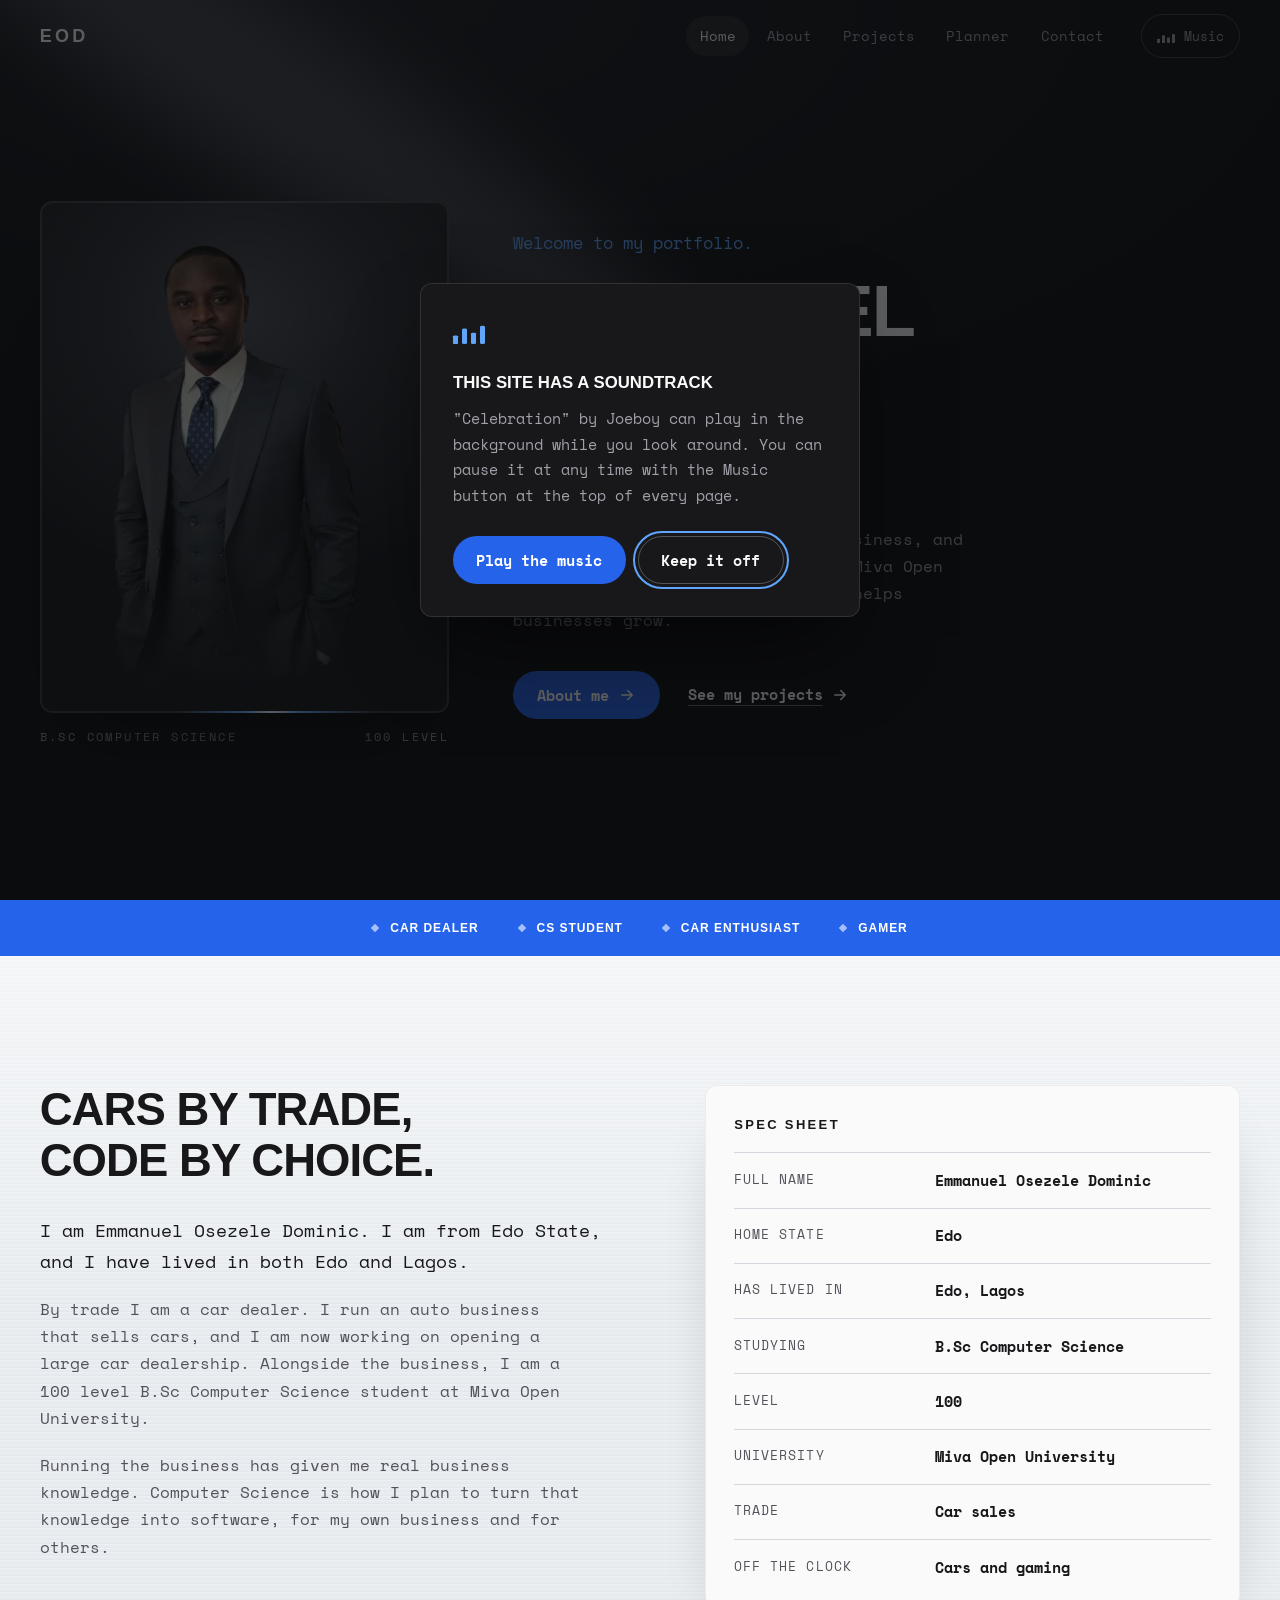
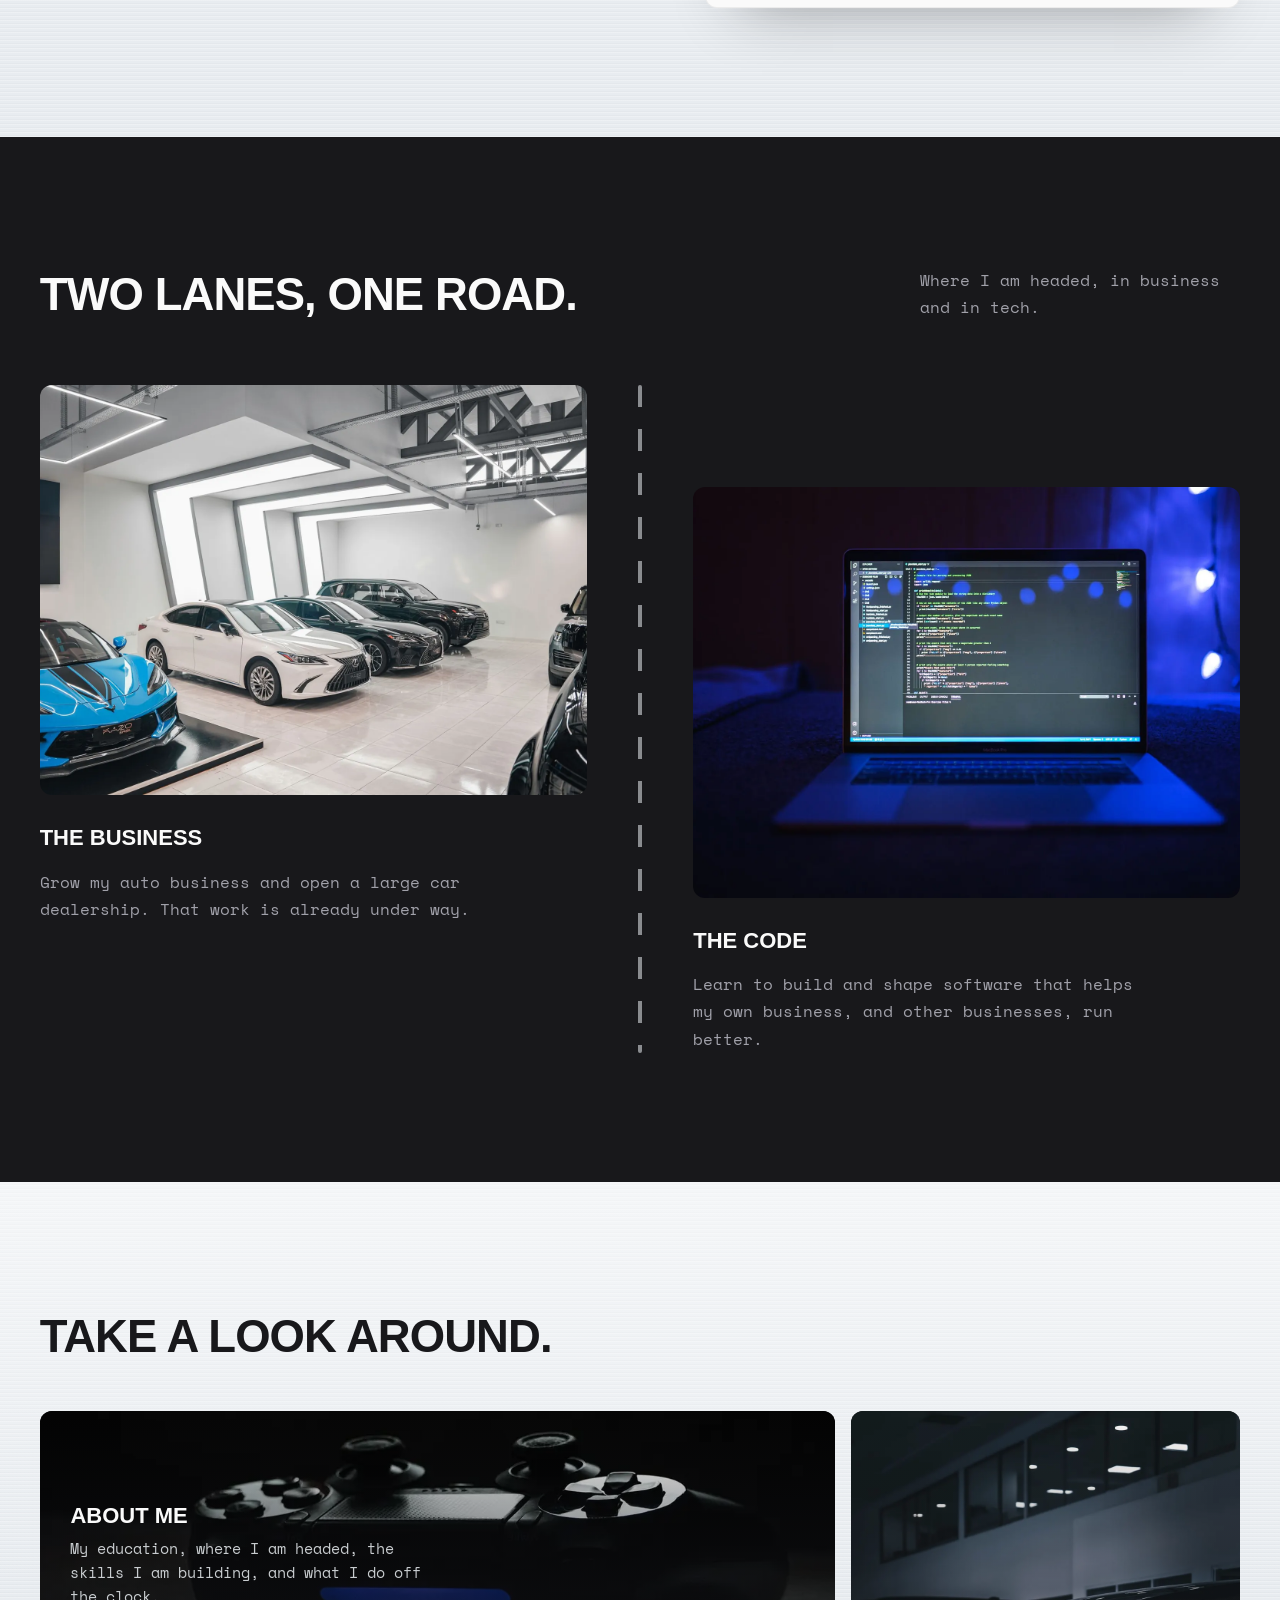
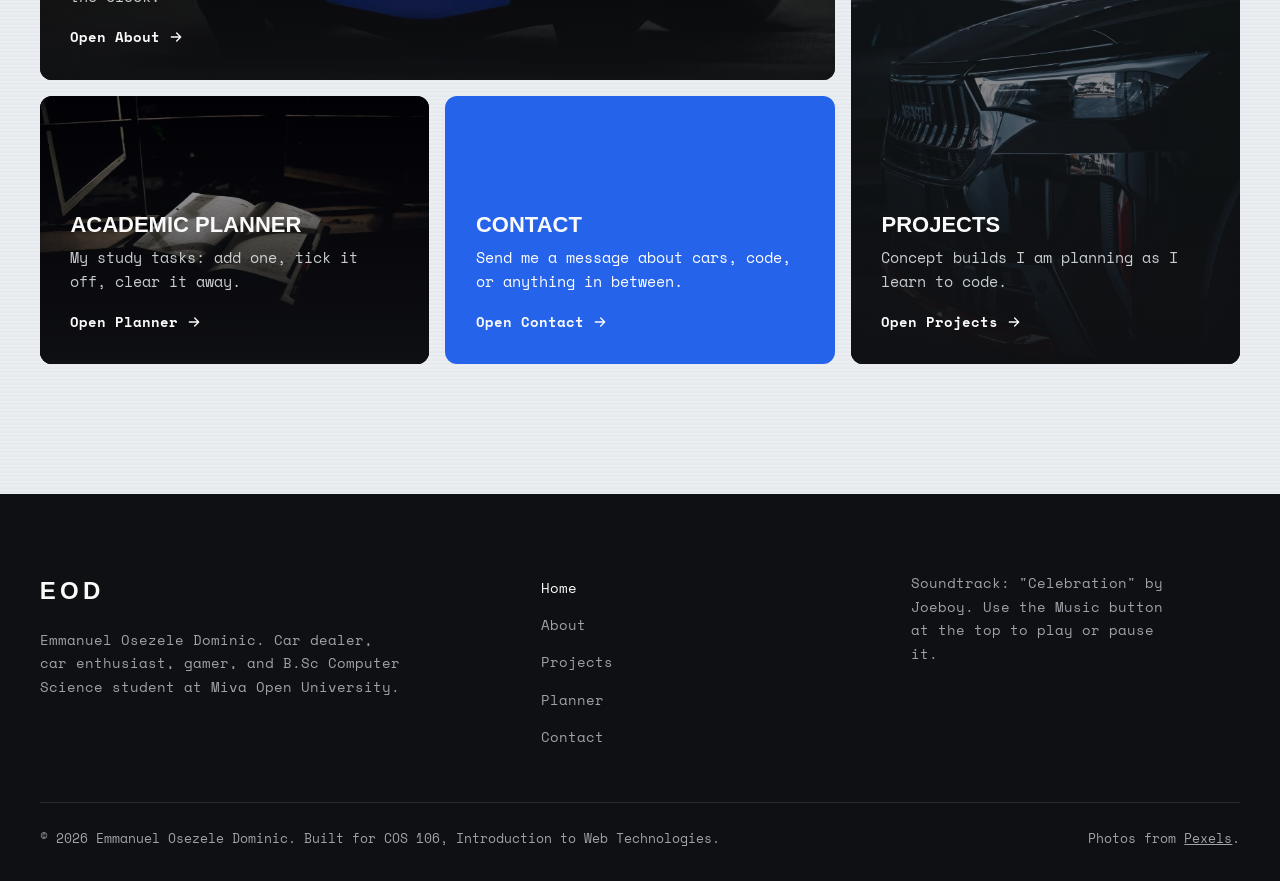
<file: index.html>
<!DOCTYPE html>
<!--
  index.html : the HOMEPAGE of Emmanuel Osezele Dominic's COS 106 portfolio.

  How this page is put together:
    - All styling lives in css/style.css (one external stylesheet).
    - All behaviour lives in js/main.js (one script, loaded at the end of <body>).
    - The page is built from semantic elements: <header>, <nav>, <main>,
      <section>, <footer>, <figure>, <table>, <dialog>, <audio>. Semantic
      elements describe what each part IS, which helps screen readers,
      search engines, and anyone reading the code.
-->
<html lang="en">
<head>
  <!-- CHARACTER SET: UTF-8 lets the page display any character correctly (accents, symbols). -->
  <meta charset="UTF-8">

  <!-- VIEWPORT: tells phones to use the real screen width instead of pretending to be a
       desktop and zooming out. Without this line, responsive CSS would not kick in on mobile. -->
  <meta name="viewport" content="width=device-width, initial-scale=1.0">

  <!-- TITLE AND DESCRIPTION: the title shows on the browser tab; the description is the
       summary search engines show under the link. -->
  <title>Emmanuel Osezele Dominic | Portfolio</title>
  <meta name="description" content="Portfolio of Emmanuel Osezele Dominic: car dealer, car enthusiast, gamer, and B.Sc Computer Science student at Miva Open University.">

  <!-- FAVICON: the small icon on the browser tab, drawn as an SVG so it stays sharp. -->
  <link rel="icon" href="images/favicon.svg" type="image/svg+xml">

  <!-- GOOGLE FONTS: preconnect opens the connection to Google's font servers early, so the
       fonts arrive sooner. Then we load two families:
         Syncopate (wide, geometric) for the name and headings,
         Space Mono (monospaced, like code) for body text and labels.
       display=swap shows a fallback font immediately and swaps in the real one when it loads,
       so text is never invisible while fonts download. -->
  <link rel="preconnect" href="https://fonts.googleapis.com">
  <link rel="preconnect" href="https://fonts.gstatic.com" crossorigin>
  <link href="https://fonts.googleapis.com/css2?family=Space+Mono:ital,wght@0,400;0,700;1,400&family=Syncopate:wght@400;700&display=swap" rel="stylesheet">

  <!-- THE EXTERNAL STYLESHEET: every page links to this same file, which keeps the colours,
       fonts and spacing consistent across the whole site. -->
  <link rel="stylesheet" href="css/style.css">
</head>

<!-- The "page-home" class lets the CSS style anything that is unique to the homepage. -->
<body class="page-home">

  <!-- SKIP LINK: hidden until a keyboard user presses Tab. It lets them jump straight past
       the navigation to the main content instead of tabbing through every link first. -->
  <a class="skip-link" href="#main">Skip to content</a>

  <!-- ==================================================================================
       BACKGROUND MUSIC (multimedia requirement)
       <audio> is HTML's built-in media element. loop restarts the song when it ends.
       preload="none" means the browser downloads nothing until the visitor chooses to play,
       so people who keep the music off do not waste data on a 2.5 MB file.
       There are no visible controls here: the Music button in the nav controls it through
       js/main.js. The <p> inside only shows in very old browsers that cannot play audio.
       ================================================================================== -->
  <audio id="bg-audio" src="audio/celebration.mp3" preload="none" loop>
    <p>Your browser cannot play this audio. <a href="audio/celebration.mp3">Download "Celebration" by Joeboy</a>.</p>
  </audio>

  <!-- ==================================================================================
       SITE HEADER AND NAVIGATION
       Fixed to the top of the screen. It starts transparent over the dark hero; main.js adds
       the class .is-scrolled once the page scrolls, and CSS fades in a solid background.
       ================================================================================== -->
  <header class="site-header" id="site-header">
    <nav class="nav container" aria-label="Main">

      <!-- BRAND: his initials as a wordmark, linking home. aria-label gives screen readers
           the full name, because "EOD" on its own would be read out as letters. -->
      <a class="nav__brand" href="index.html" aria-label="Emmanuel Osezele Dominic, home">EOD</a>

      <!-- NAV LINKS: an unordered list, because a menu is a list of links.
           aria-current="page" marks the page you are on, for screen readers and for CSS. -->
      <ul class="nav__links" id="nav-links">
        <li><a href="index.html" aria-current="page">Home</a></li>
        <li><a href="about.html">About</a></li>
        <li><a href="projects.html">Projects</a></li>
        <li><a href="planner.html">Planner</a></li>
        <li><a href="contact.html">Contact</a></li>
      </ul>

      <div class="nav__actions">
        <!-- MUSIC TOGGLE (on every page): a <button>, because it performs an action rather than
             going somewhere. aria-pressed="false" marks it as an on/off toggle that is currently
             off; main.js flips it to "true" while the song plays. The four <span>s are the bars
             of the little equaliser icon. -->
        <button class="music-toggle" id="music-toggle" type="button" aria-pressed="false">
          <span class="eq" aria-hidden="true"><span></span><span></span><span></span><span></span></span>
          <span class="music-toggle__label">Music</span>
        </button>

        <!-- MENU BUTTON (mobile only): shows and hides the links on small screens.
             aria-controls names the list it opens; aria-expanded says whether it is open. -->
        <button class="nav__menu-btn" id="menu-btn" type="button" aria-expanded="false" aria-controls="nav-links" aria-label="Open menu">
          <span class="burger" aria-hidden="true"><span></span><span></span></span>
        </button>
      </div>
    </nav>
  </header>

  <!-- <main> holds the content unique to this page. id="main" is where the skip link lands. -->
  <main id="main">

    <!-- ================================================================================
         1. HERO
         The first screen: name, photograph, welcome message.
         aria-labelledby connects the section to its heading, so screen readers announce
         "Emmanuel Osezele Dominic, region" when entering it.
         ================================================================================ -->
    <section class="hero" aria-labelledby="hero-name">

      <!-- SPOTLIGHT (ported from Aceternity's "Spotlight" on 21st.dev).
           A huge blurred ellipse drawn in SVG. CSS slides and fades it in once, like a
           showroom light switching on. aria-hidden="true" hides it from screen readers,
           because it is pure decoration. -->
      <svg class="spotlight" aria-hidden="true" focusable="false" viewBox="0 0 3787 2842" fill="none" xmlns="http://www.w3.org/2000/svg">
        <g filter="url(#spotlight-blur)">
          <ellipse cx="1924.71" cy="273.501" rx="1924.71" ry="273.501" transform="matrix(-0.822377 -0.568943 -0.568943 0.822377 3631.88 2291.09)" fill="#DCE6F7" fill-opacity="0.21"></ellipse>
        </g>
        <defs>
          <!-- The filter softens the ellipse's edges into a beam of light (feGaussianBlur). -->
          <filter id="spotlight-blur" x="0.860352" y="0.838989" width="3785.16" height="2840.26" filterUnits="userSpaceOnUse" color-interpolation-filters="sRGB">
            <feFlood flood-opacity="0" result="BackgroundImageFix"></feFlood>
            <feBlend mode="normal" in="SourceGraphic" in2="BackgroundImageFix" result="shape"></feBlend>
            <feGaussianBlur stdDeviation="151" result="blurred"></feGaussianBlur>
          </filter>
        </defs>
      </svg>

      <div class="hero__inner container">

        <!-- HERO TEXT. It comes first in the HTML so screen readers meet the name first,
             even though CSS places the photo on the left on wide screens. -->
        <div class="hero__copy">
          <!-- WELCOME MESSAGE: a short greeting above the name. The --delay values are the only
               inline styles on the page: each sets a CSS variable that staggers the entrance. -->
          <p class="hero__welcome hero__fade" style="--delay: 0.15s">Welcome to my portfolio.</p>

          <!-- THE NAME: the page's single <h1>. Each line sits in a .line wrapper that hides
               anything outside it (overflow: hidden), so the text can rise up into view from
               below its own line, like a sign being raised. -->
          <h1 class="hero__name" id="hero-name">
            <span class="line"><span class="line__inner" style="--delay: 0.3s">Emmanuel</span></span>
            <span class="line"><span class="line__inner" style="--delay: 0.42s"><span class="hero__middle">Osezele</span> Dominic</span></span>
          </h1>

          <!-- WORD ROTATE (ported from Magic UI's "Word Rotate" on 21st.dev).
               main.js reads the words from data-words, splits them on "|" into an array, and
               swaps them every 2.5 seconds. The rotating part is aria-hidden so screen readers
               do not hear it change over and over; they read the .sr-only sentence instead,
               which lists every role at once. -->
          <p class="hero__role hero__fade" style="--delay: 0.6s">
            <span class="sr-only">I am a car dealer, a Computer Science student, a car enthusiast and a gamer.</span>
            <span aria-hidden="true">I am a <span class="word-rotate" data-words="car dealer.|Computer Science student.|car enthusiast.|gamer."><span class="word-rotate__word">car dealer.</span></span></span>
          </p>

          <p class="hero__intro hero__fade" style="--delay: 0.72s">I sell cars through my own auto business, and I am studying Computer Science at Miva Open University to build software that helps businesses grow.</p>

          <!-- CALLS TO ACTION: one strong button and one quieter text link, so the visitor can
               tell at a glance which step matters most. Both use the same small SVG arrow.
               In the text link, only the words sit in a <span>, so the underline runs under
               the words and not under the arrow. -->
          <div class="hero__actions hero__fade" style="--delay: 0.84s">
            <a class="btn btn--primary" href="about.html">
              About me
              <svg class="icon" aria-hidden="true" viewBox="0 0 24 24" width="18" height="18"><path d="M5 12h14M13 6l6 6-6 6" fill="none" stroke="currentColor" stroke-width="2" stroke-linecap="round" stroke-linejoin="round"/></svg>
            </a>
            <a class="link-arrow" href="projects.html">
              <span>See my projects</span>
              <svg class="icon" aria-hidden="true" viewBox="0 0 24 24" width="18" height="18"><path d="M5 12h14M13 6l6 6-6 6" fill="none" stroke="currentColor" stroke-width="2" stroke-linecap="round" stroke-linejoin="round"/></svg>
            </a>
          </div>
        </div>

        <!-- THE PHOTOGRAPH, inside a <figure>. The photo's background has been removed
             (transparent pixels), so the "studio" lighting behind him is drawn by CSS and
             matches the site's colours. <picture> offers the browser two versions: it takes
             the WebP (a much smaller file) if it understands WebP, otherwise the PNG. Both
             formats keep the transparency; a JPEG could not.
             width/height reserve the right space before the image loads, so nothing jumps.
             fetchpriority="high" asks the browser to download this image early, because it
             is the most important picture on the page. -->
        <figure class="hero__portrait hero__photo-in">
          <div class="shine-frame">
            <picture>
              <source srcset="images/emmanuel-studio.webp" type="image/webp">
              <img src="images/emmanuel-studio.png" alt="Emmanuel Osezele Dominic in a charcoal three-piece suit and navy tie" width="755" height="944" fetchpriority="high">
            </picture>

            <!-- SHINE BORDER (ported from Magic UI's "Shine Border" on 21st.dev).
                 A thin ring around the photo with a band of light travelling along it, like
                 light moving across chrome trim. Decoration only, so aria-hidden. -->
            <span class="shine-border" aria-hidden="true"><span class="shine-border__light"></span></span>
          </div>
          <figcaption class="hero__caption">
            <span>B.Sc Computer Science</span>
            <span>100 Level</span>
          </figcaption>
        </figure>
      </div>
    </section>

    <!-- ================================================================================
         2. FACTS STRIP
         A blue band listing Emmanuel's four roles (CS is short for Computer Science).
         It is aria-hidden (hidden from screen readers) because the same roles are read
         out in the hero just above, so they would otherwise hear everything twice.
         ================================================================================ -->
    <div class="facts-strip" aria-hidden="true">
      <ul class="facts-strip__list container">
        <li>Car dealer</li>
        <li>CS student</li>
        <li>Car enthusiast</li>
        <li>Gamer</li>
      </ul>
    </div>

    <!-- ================================================================================
         3. BRIEF BIOGRAPHY + SPEC SHEET
         A light (silver) section. Left: a short biography. Right: a real HTML <table>,
         styled like the spec sheet you would find on a car in a showroom.
         .reveal makes each block fade up when it scrolls into view (see main.js, part 4).
         ================================================================================ -->
    <section class="bio section section--silver" aria-labelledby="bio-title">
      <div class="container bio__grid">

        <div class="bio__text reveal">
          <h2 class="section-title" id="bio-title">Cars by trade, code by choice.</h2>
          <p>I am Emmanuel Osezele Dominic. I am from Edo State, and I have lived in both Edo and Lagos.</p>
          <p>By trade I am a car dealer. I run an auto business that sells cars, and I am now working on opening a large car dealership. Alongside the business, I am a 100 level B.Sc Computer Science student at Miva Open University.</p>
          <p>Running the business has given me real business knowledge. Computer Science is how I plan to turn that knowledge into software, for my own business and for others.</p>
        </div>

        <!-- SPEC SHEET TABLE (tables requirement).
             <caption> is the table's title. Each row has a <th scope="row">, which tells
             screen readers that cell is the label for the rest of its row. -->
        <div class="bio__spec reveal" style="--delay: 0.12s">
          <table class="spec-table">
            <caption>Spec sheet</caption>
            <tbody>
              <tr><th scope="row">Full name</th><td>Emmanuel Osezele Dominic</td></tr>
              <tr><th scope="row">Home state</th><td>Edo</td></tr>
              <tr><th scope="row">Has lived in</th><td>Edo, Lagos</td></tr>
              <tr><th scope="row">Studying</th><td>B.Sc Computer Science</td></tr>
              <tr><th scope="row">Level</th><td>100</td></tr>
              <tr><th scope="row">University</th><td>Miva Open University</td></tr>
              <tr><th scope="row">Trade</th><td>Car sales</td></tr>
              <tr><th scope="row">Off the clock</th><td>Cars and gaming</td></tr>
            </tbody>
          </table>
        </div>
      </div>
    </section>

    <!-- ================================================================================
         4. TWO LANES: CAREER ASPIRATIONS
         A dark section. Two "lanes" side by side, the business and the code, separated by a
         dashed line like the marking down the middle of a road. Each lane is an <article>
         because it is a self-contained piece of content with its own heading.
         ================================================================================ -->
    <section class="lanes section section--dark" aria-labelledby="lanes-title">
      <div class="container">
        <header class="lanes__head reveal">
          <h2 class="section-title" id="lanes-title">Two lanes, one road.</h2>
          <p class="lanes__lead">Where I am headed, in business and in tech.</p>
        </header>

        <div class="lanes__grid">
          <article class="lane reveal">
            <!-- loading="lazy" waits to download this photo until it is close to the screen. -->
            <img class="lane__img" src="images/lane-dealership.webp" alt="Rows of new cars on a bright, white showroom floor" width="1600" height="1068" loading="lazy">
            <div class="lane__body">
              <h3 class="lane__title">The business</h3>
              <p>Grow my auto business and open a large car dealership. That work is already under way.</p>
            </div>
          </article>

          <!-- THE ROAD MARKING: an empty element that CSS draws as a dashed line. -->
          <div class="lanes__divider" aria-hidden="true"></div>

          <article class="lane lane--offset reveal" style="--delay: 0.12s">
            <img class="lane__img" src="images/lane-code.webp" alt="A laptop showing lines of code, lit in deep blue" width="1600" height="1067" loading="lazy">
            <div class="lane__body">
              <h3 class="lane__title">The code</h3>
              <p>Learn to build and shape software that helps my own business, and other businesses, run better.</p>
            </div>
          </article>
        </div>
      </div>
    </section>

    <!-- ================================================================================
         5. EXPLORE: BENTO GRID OF THE OTHER PAGES
         (ported from Magic UI's "Bento Grid" and "Magic Card" on 21st.dev)
         Each tile is one big link. CSS Grid arranges them in a mosaic of different sizes.
         The empty .bento-card__glow span is the soft light that follows the mouse (main.js, part 7).
         ================================================================================ -->
    <section class="explore section section--silver" aria-labelledby="explore-title">
      <div class="container">
        <h2 class="section-title reveal" id="explore-title">Take a look around.</h2>

        <div class="bento">
          <a class="bento-card bento-card--about reveal" href="about.html">
            <img class="bento-card__img" src="images/tile-gaming.webp" alt="" width="1100" height="733" loading="lazy">
            <span class="bento-card__glow" aria-hidden="true"></span>
            <span class="bento-card__content">
              <span class="bento-card__title">About me</span>
              <span class="bento-card__text">My education, where I am headed, the skills I am building, and what I do off the clock.</span>
              <span class="bento-card__cta">Open About <svg class="icon" aria-hidden="true" viewBox="0 0 24 24" width="16" height="16"><path d="M5 12h14M13 6l6 6-6 6" fill="none" stroke="currentColor" stroke-width="2" stroke-linecap="round" stroke-linejoin="round"/></svg></span>
            </span>
          </a>

          <a class="bento-card bento-card--projects reveal" href="projects.html" style="--delay: 0.08s">
            <img class="bento-card__img" src="images/tile-headlight.webp" alt="" width="1100" height="1650" loading="lazy">
            <span class="bento-card__glow" aria-hidden="true"></span>
            <span class="bento-card__content">
              <span class="bento-card__title">Projects</span>
              <span class="bento-card__text">Concept builds I am planning as I learn to code.</span>
              <span class="bento-card__cta">Open Projects <svg class="icon" aria-hidden="true" viewBox="0 0 24 24" width="16" height="16"><path d="M5 12h14M13 6l6 6-6 6" fill="none" stroke="currentColor" stroke-width="2" stroke-linecap="round" stroke-linejoin="round"/></svg></span>
            </span>
          </a>

          <a class="bento-card bento-card--planner reveal" href="planner.html" style="--delay: 0.16s">
            <img class="bento-card__img" src="images/tile-notebook.webp" alt="" width="1100" height="733" loading="lazy">
            <span class="bento-card__glow" aria-hidden="true"></span>
            <span class="bento-card__content">
              <span class="bento-card__title">Academic planner</span>
              <span class="bento-card__text">My study tasks: add one, tick it off, clear it away.</span>
              <span class="bento-card__cta">Open Planner <svg class="icon" aria-hidden="true" viewBox="0 0 24 24" width="16" height="16"><path d="M5 12h14M13 6l6 6-6 6" fill="none" stroke="currentColor" stroke-width="2" stroke-linecap="round" stroke-linejoin="round"/></svg></span>
            </span>
          </a>

          <a class="bento-card bento-card--contact reveal" href="contact.html" style="--delay: 0.24s">
            <span class="bento-card__glow" aria-hidden="true"></span>
            <span class="bento-card__content">
              <span class="bento-card__title">Contact</span>
              <span class="bento-card__text">Send me a message about cars, code, or anything in between.</span>
              <span class="bento-card__cta">Open Contact <svg class="icon" aria-hidden="true" viewBox="0 0 24 24" width="16" height="16"><path d="M5 12h14M13 6l6 6-6 6" fill="none" stroke="currentColor" stroke-width="2" stroke-linecap="round" stroke-linejoin="round"/></svg></span>
            </span>
          </a>
        </div>
      </div>
    </section>
  </main>

  <!-- ==================================================================================
       FOOTER
       Repeats the page links (handy at the bottom of a long page), credits the song and the
       photos, and shows the year, which main.js fills in from the computer's clock.
       ================================================================================== -->
  <footer class="site-footer">
    <div class="container footer__grid">
      <div class="footer__about">
        <p class="footer__brand">EOD</p>
        <p>Emmanuel Osezele Dominic. Car dealer, car enthusiast, gamer, and B.Sc Computer Science student at Miva Open University.</p>
      </div>

      <nav class="footer__nav" aria-label="Footer">
        <ul>
          <li><a href="index.html" aria-current="page">Home</a></li>
          <li><a href="about.html">About</a></li>
          <li><a href="projects.html">Projects</a></li>
          <li><a href="planner.html">Planner</a></li>
          <li><a href="contact.html">Contact</a></li>
        </ul>
      </nav>

      <p class="footer__song">Soundtrack: "Celebration" by Joeboy. Use the Music button at the top to play or pause it.</p>
    </div>

    <div class="container">
      <div class="footer__base">
        <p>&copy; <span data-year>2026</span> Emmanuel Osezele Dominic. Built for COS 106, Introduction to Web Technologies.</p>
        <p>Photos from <a href="https://www.pexels.com" target="_blank" rel="noopener">Pexels</a>.</p>
      </div>
    </div>
  </footer>

  <!-- ==================================================================================
       MUSIC POPUP (homepage only)
       <dialog> is HTML's built-in popup element. It stays hidden until main.js calls
       showModal(), which it does only once per browser session. aria-labelledby and
       aria-describedby tell screen readers the popup's title and explanation.
       ================================================================================== -->
  <dialog class="modal music-dialog" id="music-dialog" aria-labelledby="music-dialog-title" aria-describedby="music-dialog-text">
    <span class="eq eq--large is-demo" aria-hidden="true"><span></span><span></span><span></span><span></span></span>
    <h2 class="music-dialog__title" id="music-dialog-title">This site has a soundtrack</h2>
    <p class="music-dialog__text" id="music-dialog-text">"Celebration" by Joeboy can play in the background while you look around. You can pause it at any time with the Music button at the top of every page.</p>
    <!-- autofocus on "Keep it off": when the popup opens, keyboard focus lands on the SAFE
         choice. Someone pressing Enter or Space out of habit then keeps the page quiet,
         instead of being surprised by sound they did not ask for. -->
    <div class="music-dialog__actions">
      <button class="btn btn--primary" type="button" data-music-choice="on">Play the music</button>
      <button class="btn btn--ghost" type="button" data-music-choice="off" autofocus>Keep it off</button>
    </div>
  </dialog>

  <!-- THE SCRIPT: loaded last, so every element above already exists when it runs. -->
  <script src="js/main.js"></script>
</body>
</html>
</file>
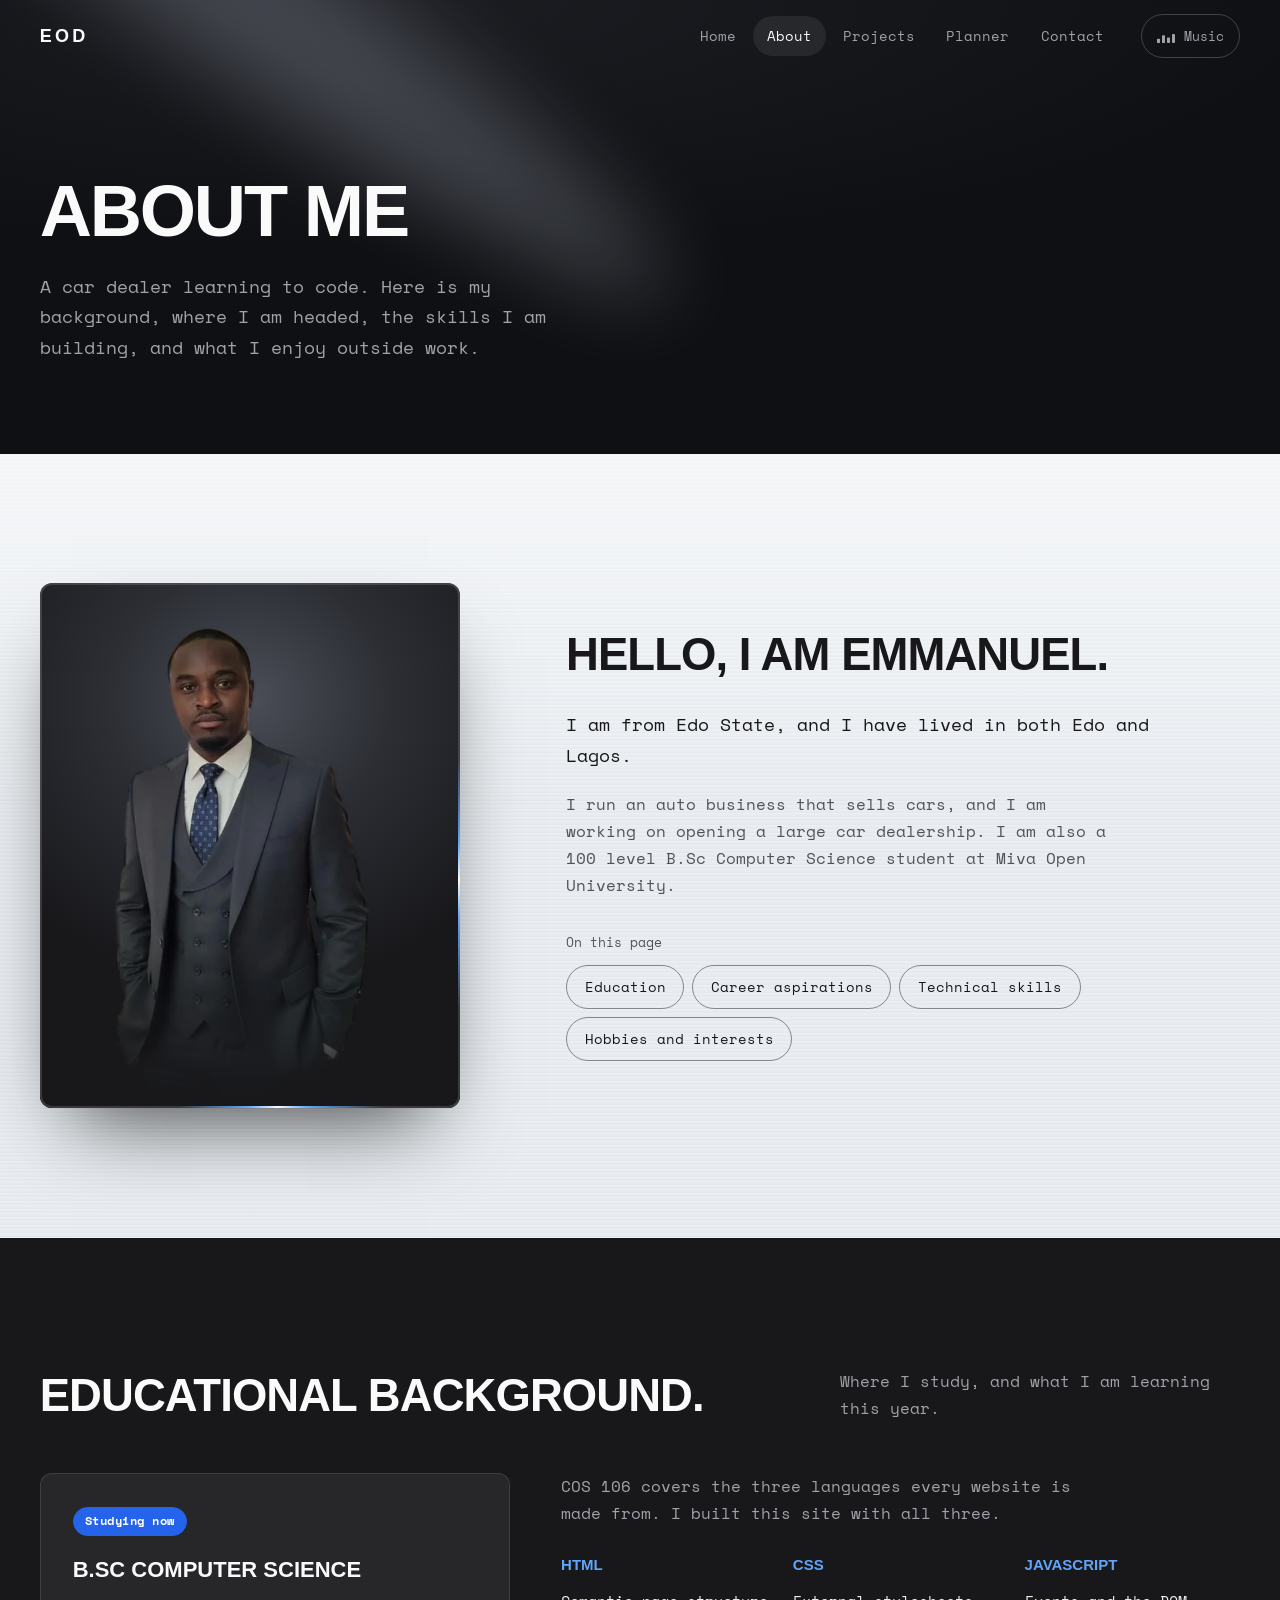
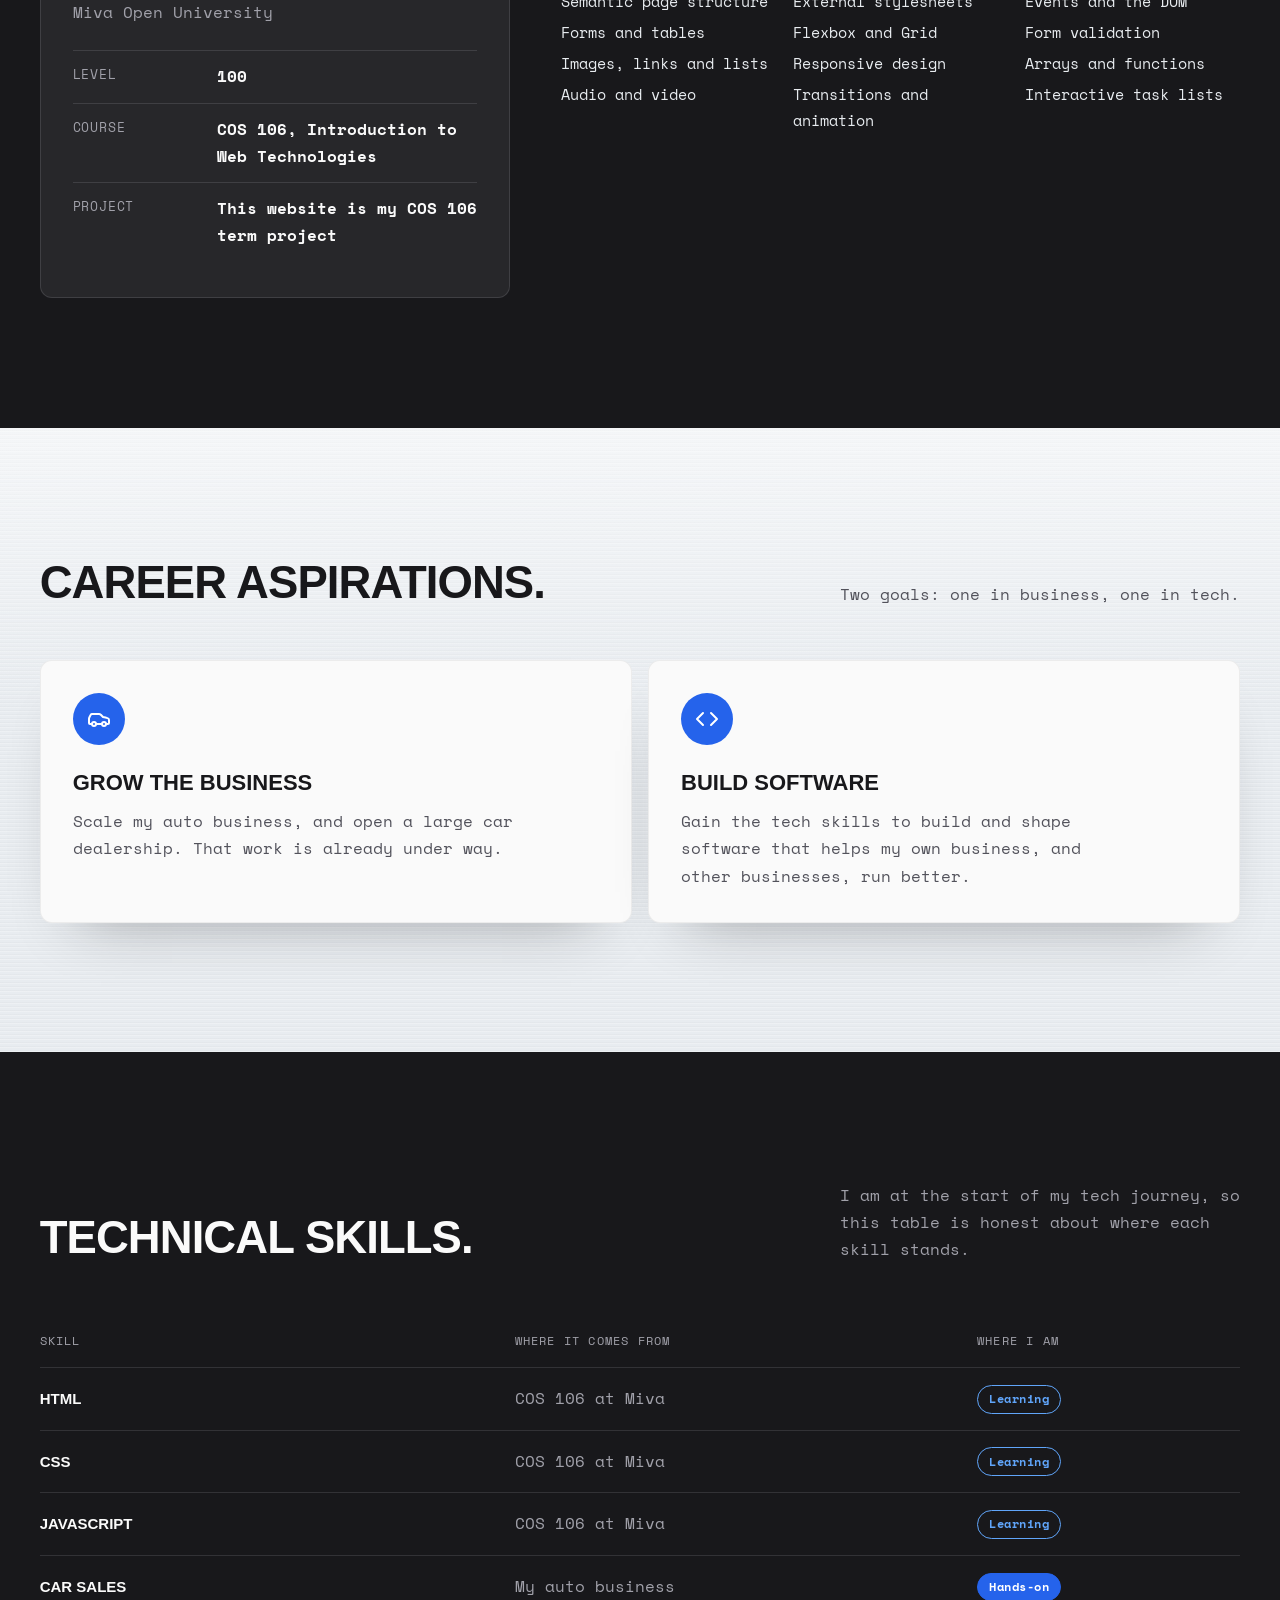
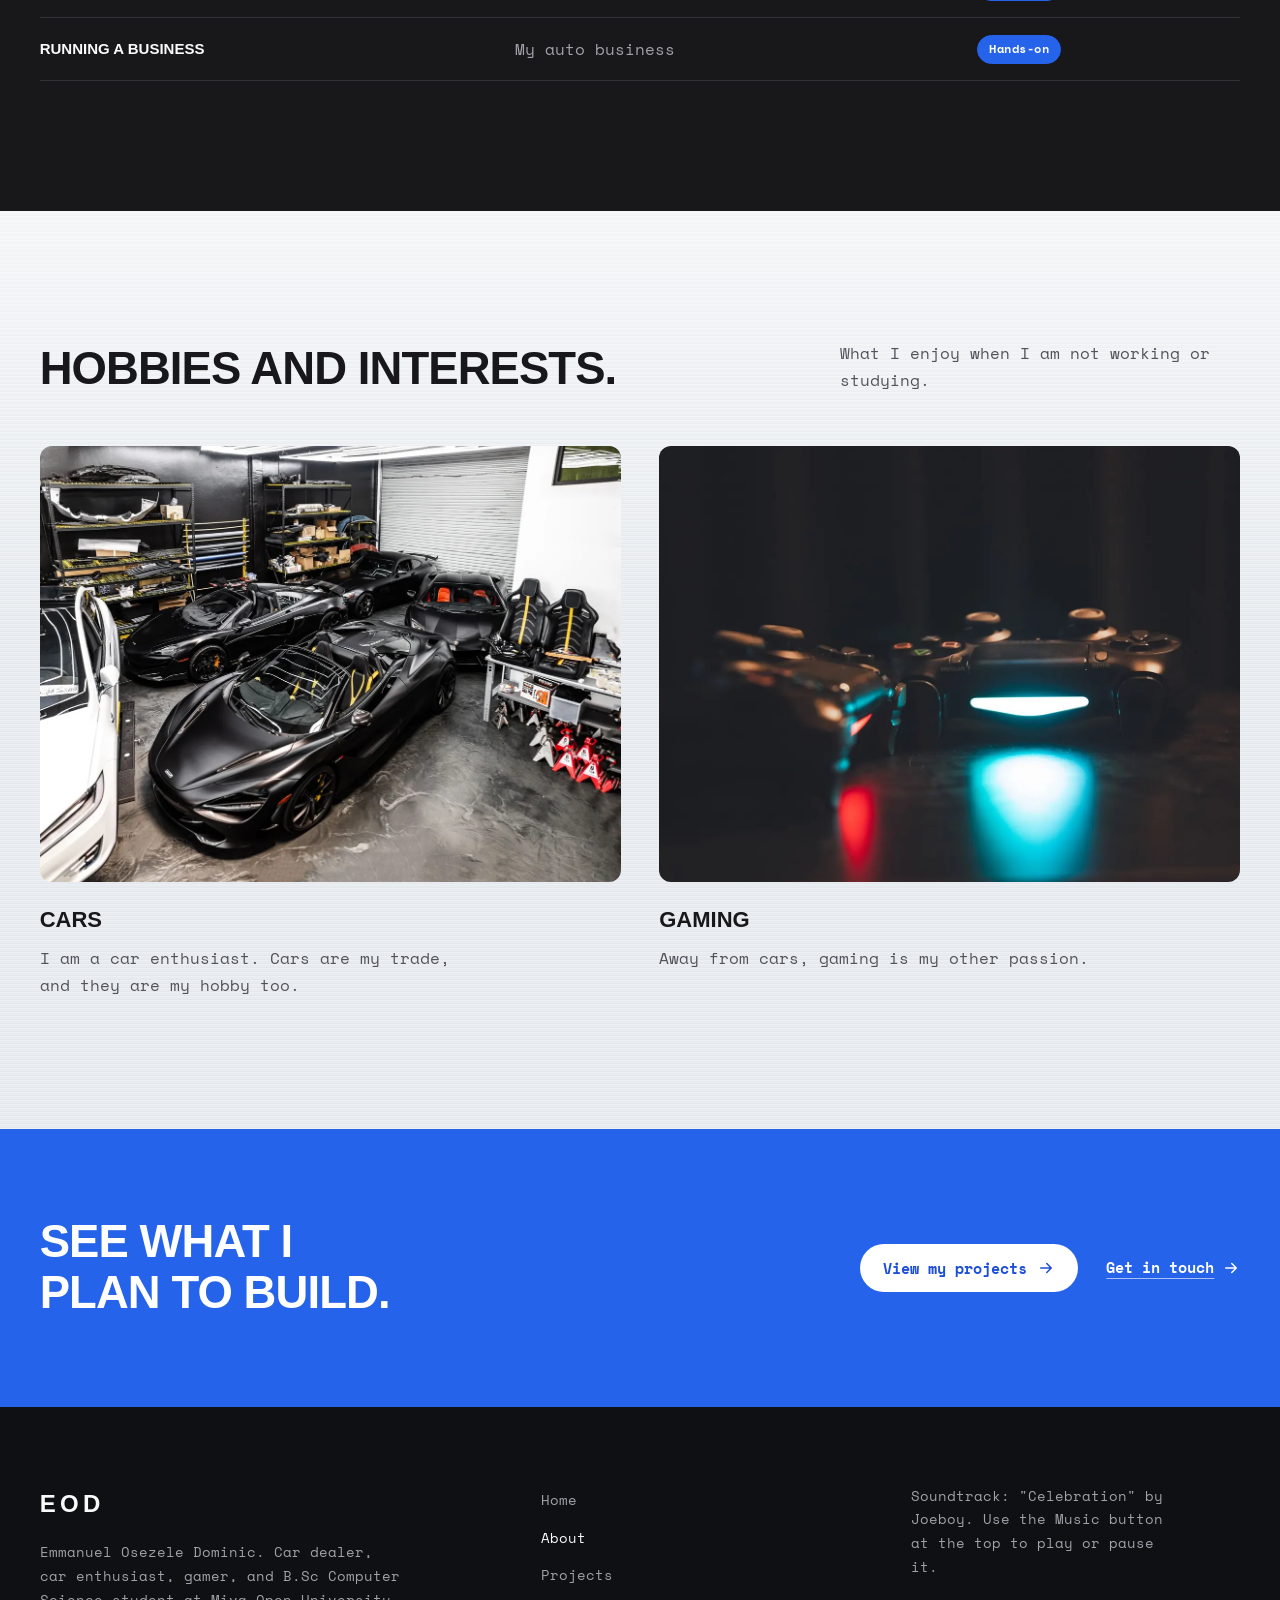
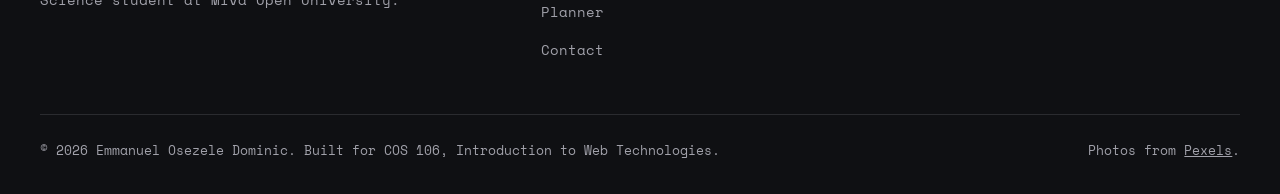
<file: about.html>
<!DOCTYPE html>
<!--
  about.html : the ABOUT page: educational background, career aspirations, technical skills, and hobbies and interests.

  Like every page, it links to the one shared stylesheet (css/style.css) and the one shared
  script (js/main.js). The header, music player and footer are the same on every page and
  are explained in full in index.html.
-->
<html lang="en">
<head>
  <!-- CHARACTER SET and VIEWPORT: explained in index.html. -->
  <meta charset="UTF-8">
  <meta name="viewport" content="width=device-width, initial-scale=1.0">

  <!-- TITLE AND DESCRIPTION for this page: shown on the browser tab and in search results. -->
  <title>About me | Emmanuel Osezele Dominic</title>
  <meta name="description" content="About Emmanuel Osezele Dominic: educational background, career aspirations, technical skills, and hobbies and interests.">

  <link rel="icon" href="images/favicon.svg" type="image/svg+xml">

  <!-- GOOGLE FONTS (Syncopate and Space Mono) and THE SHARED STYLESHEET. -->
  <link rel="preconnect" href="https://fonts.googleapis.com">
  <link rel="preconnect" href="https://fonts.gstatic.com" crossorigin>
  <link href="https://fonts.googleapis.com/css2?family=Space+Mono:ital,wght@0,400;0,700;1,400&family=Syncopate:wght@400;700&display=swap" rel="stylesheet">
  <link rel="stylesheet" href="css/style.css">
</head>

<!-- The page-about class lets the CSS target this page alone if it ever needs to. -->
<body class="page-about">

  <a class="skip-link" href="#main">Skip to content</a>

  <!-- BACKGROUND MUSIC: the same <audio> element as on every page. If the visitor turned the
       song on, main.js picks it up again here from where it was. -->
  <audio id="bg-audio" src="audio/celebration.mp3" preload="none" loop>
    <p>Your browser cannot play this audio. <a href="audio/celebration.mp3">Download "Celebration" by Joeboy</a>.</p>
  </audio>

  <!-- SITE HEADER AND NAVIGATION: the same on every page. aria-current="page" sits on this
       page's own link, so it is highlighted and screen readers announce "current page". -->
  <header class="site-header" id="site-header">
    <nav class="nav container" aria-label="Main">
      <a class="nav__brand" href="index.html" aria-label="Emmanuel Osezele Dominic, home">EOD</a>

      <ul class="nav__links" id="nav-links">
        <li><a href="index.html">Home</a></li>
        <li><a href="about.html" aria-current="page">About</a></li>
        <li><a href="projects.html">Projects</a></li>
        <li><a href="planner.html">Planner</a></li>
        <li><a href="contact.html">Contact</a></li>
      </ul>

      <div class="nav__actions">
        <!-- MUSIC TOGGLE: plays or pauses the song (aria-pressed shows its state). -->
        <button class="music-toggle" id="music-toggle" type="button" aria-pressed="false">
          <span class="eq" aria-hidden="true"><span></span><span></span><span></span><span></span></span>
          <span class="music-toggle__label">Music</span>
        </button>

        <!-- MENU BUTTON: only shown on phones. -->
        <button class="nav__menu-btn" id="menu-btn" type="button" aria-expanded="false" aria-controls="nav-links" aria-label="Open menu">
          <span class="burger" aria-hidden="true"><span></span><span></span></span>
        </button>
      </div>
    </nav>
  </header>

  <main id="main">

    <!-- ================================================================================
         PAGE HERO: the page title and a one-line summary, on the dark background with the
         spotlight. It has the page's single <h1>. hero__fade makes each line fade up in turn.
         ================================================================================ -->
    <section class="page-hero" aria-labelledby="page-title">
      <!-- SPOTLIGHT: the same decorative light as the homepage hero (explained in index.html). -->
      <svg class="spotlight" aria-hidden="true" focusable="false" viewBox="0 0 3787 2842" fill="none" xmlns="http://www.w3.org/2000/svg">
        <g filter="url(#spotlight-blur)">
          <ellipse cx="1924.71" cy="273.501" rx="1924.71" ry="273.501" transform="matrix(-0.822377 -0.568943 -0.568943 0.822377 3631.88 2291.09)" fill="#DCE6F7" fill-opacity="0.21"></ellipse>
        </g>
        <defs>
          <filter id="spotlight-blur" x="0.860352" y="0.838989" width="3785.16" height="2840.26" filterUnits="userSpaceOnUse" color-interpolation-filters="sRGB">
            <feFlood flood-opacity="0" result="BackgroundImageFix"></feFlood>
            <feBlend mode="normal" in="SourceGraphic" in2="BackgroundImageFix" result="shape"></feBlend>
            <feGaussianBlur stdDeviation="151" result="blurred"></feGaussianBlur>
          </filter>
        </defs>
      </svg>
      <div class="container page-hero__inner">
        <h1 class="page-hero__title hero__fade" id="page-title" style="--delay: 0.1s">About me</h1>
        <p class="page-hero__lead hero__fade" style="--delay: 0.25s">A car dealer learning to code. Here is my background, where I am headed, the skills I am building, and what I enjoy outside work.</p>
      </div>
    </section>

    <!-- ================================================================================
         1. INTRODUCTION
         The photo (in the same "studio" frame as the homepage, with the moving Shine Border)
         beside a short introduction. Below it, "On this page" links jump to each section:
         href="#education" scrolls to the element with id="education".
         ================================================================================ -->
    <section class="section section--silver" aria-labelledby="intro-title">
      <div class="container about-intro__grid">
        <figure class="about-intro__portrait reveal">
          <div class="shine-frame">
            <picture>
              <source srcset="images/emmanuel-studio.webp" type="image/webp">
              <img src="images/emmanuel-studio.png" alt="Emmanuel Osezele Dominic in a charcoal three-piece suit and navy tie" width="755" height="944" loading="lazy">
            </picture>
            <span class="shine-border" aria-hidden="true"><span class="shine-border__light"></span></span>
          </div>
        </figure>

        <div class="about-intro__text reveal" style="--delay: 0.12s">
          <h2 class="section-title" id="intro-title">Hello, I am Emmanuel.</h2>
          <p>I am from Edo State, and I have lived in both Edo and Lagos.</p>
          <p>I run an auto business that sells cars, and I am working on opening a large car dealership. I am also a 100 level B.Sc Computer Science student at Miva Open University.</p>

          <!-- IN-PAGE NAVIGATION: a <nav> because it is a group of navigation links, labelled
               by the small "On this page" line so screen readers can tell it from the main menu. -->
          <nav class="page-index" aria-labelledby="page-index-label">
            <p class="page-index__label" id="page-index-label">On this page</p>
            <ul>
              <li><a class="chip" href="#education">Education</a></li>
              <li><a class="chip" href="#aspirations">Career aspirations</a></li>
              <li><a class="chip" href="#skills">Technical skills</a></li>
              <li><a class="chip" href="#hobbies">Hobbies and interests</a></li>
            </ul>
          </nav>
        </div>
      </div>
    </section>

    <!-- ================================================================================
         2. EDUCATIONAL BACKGROUND (dark section)
         Left: the university card, using a description list (<dl>) of label and value pairs.
         Right: what the COS 106 course covers, as three lists.
         .jump-target leaves room above the section for the fixed nav after a jump.
         ================================================================================ -->
    <section class="section section--dark jump-target" id="education" aria-labelledby="education-title">
      <div class="container">
        <div class="section-head reveal">
          <h2 class="section-title" id="education-title">Educational background.</h2>
          <p class="section-lead">Where I study, and what I am learning this year.</p>
        </div>

        <div class="edu__grid">
          <article class="panel panel--dark reveal">
            <span class="pill pill--solid">Studying now</span>
            <h3 class="card-title edu__degree">B.Sc Computer Science</h3>
            <p class="edu__school">Miva Open University</p>
            <dl class="edu__facts">
              <div><dt>Level</dt><dd>100</dd></div>
              <div><dt>Course</dt><dd>COS 106, Introduction to Web Technologies</dd></div>
              <div><dt>Project</dt><dd>This website is my COS 106 term project</dd></div>
            </dl>
          </article>

          <div class="edu__learning reveal" style="--delay: 0.12s">
            <p>COS 106 covers the three languages every website is made from. I built this site with all three.</p>
            <div class="learn-grid">
              <div>
                <h3>HTML</h3>
                <ul>
                  <li>Semantic page structure</li>
                  <li>Forms and tables</li>
                  <li>Images, links and lists</li>
                  <li>Audio and video</li>
                </ul>
              </div>
              <div>
                <h3>CSS</h3>
                <ul>
                  <li>External stylesheets</li>
                  <li>Flexbox and Grid</li>
                  <li>Responsive design</li>
                  <li>Transitions and animation</li>
                </ul>
              </div>
              <div>
                <h3>JavaScript</h3>
                <ul>
                  <li>Events and the DOM</li>
                  <li>Form validation</li>
                  <li>Arrays and functions</li>
                  <li>Interactive task lists</li>
                </ul>
              </div>
            </div>
          </div>
        </div>
      </div>
    </section>

    <!-- ================================================================================
         3. CAREER ASPIRATIONS
         Two goal cards side by side, each with a small icon drawn in SVG.
         ================================================================================ -->
    <section class="section section--silver jump-target" id="aspirations" aria-labelledby="aspirations-title">
      <div class="container">
        <div class="section-head reveal">
          <h2 class="section-title" id="aspirations-title">Career aspirations.</h2>
          <p class="section-lead">Two goals: one in business, one in tech.</p>
        </div>

        <div class="goals">
          <article class="goal panel reveal">
            <span class="icon-badge"><svg aria-hidden="true" viewBox="0 0 24 24" width="24" height="24" fill="none" stroke="currentColor" stroke-width="2" stroke-linecap="round" stroke-linejoin="round"><path d="M19 17h2c.6 0 1-.4 1-1v-3c0-.9-.7-1.7-1.5-1.9C18.7 10.6 16 10 16 10s-1.3-1.4-2.2-2.3c-.5-.4-1.1-.7-1.8-.7H5c-.6 0-1.1.4-1.4.9l-1.4 2.9A3.7 3.7 0 0 0 2 12v4c0 .6.4 1 1 1h2"/><circle cx="7" cy="17" r="2"/><path d="M9 17h6"/><circle cx="17" cy="17" r="2"/></svg></span>
            <h3 class="card-title">Grow the business</h3>
            <p>Scale my auto business, and open a large car dealership. That work is already under way.</p>
          </article>

          <article class="goal panel reveal" style="--delay: 0.12s">
            <span class="icon-badge"><svg aria-hidden="true" viewBox="0 0 24 24" width="24" height="24" fill="none" stroke="currentColor" stroke-width="2" stroke-linecap="round" stroke-linejoin="round"><polyline points="16 18 22 12 16 6"/><polyline points="8 6 2 12 8 18"/></svg></span>
            <h3 class="card-title">Build software</h3>
            <p>Gain the tech skills to build and shape software that helps my own business, and other businesses, run better.</p>
          </article>
        </div>
      </div>
    </section>

    <!-- ================================================================================
         4. TECHNICAL SKILLS (dark section)
         A table with a header row (<thead>) and one row per skill. Each row starts with a
         <th scope="row"> so screen readers say which skill a cell belongs to.
         The <caption> names the table for screen readers (sr-only hides it visually, because
         the section heading already does that job on screen).
         On small phones .table-scroll lets the table scroll sideways inside its box.
         ================================================================================ -->
    <section class="section section--dark jump-target" id="skills" aria-labelledby="skills-title">
      <div class="container">
        <div class="section-head reveal">
          <h2 class="section-title" id="skills-title">Technical skills.</h2>
          <p class="section-lead">I am at the start of my tech journey, so this table is honest about where each skill stands.</p>
        </div>

        <div class="table-scroll reveal">
          <table class="skills-table">
            <caption class="sr-only">My skills, where each one comes from, and how far along I am</caption>
            <thead>
              <tr>
                <th scope="col">Skill</th>
                <th scope="col">Where it comes from</th>
                <th scope="col">Where I am</th>
              </tr>
            </thead>
            <tbody>
              <tr><th scope="row">HTML</th><td>COS 106 at Miva</td><td><span class="pill">Learning</span></td></tr>
              <tr><th scope="row">CSS</th><td>COS 106 at Miva</td><td><span class="pill">Learning</span></td></tr>
              <tr><th scope="row">JavaScript</th><td>COS 106 at Miva</td><td><span class="pill">Learning</span></td></tr>
              <tr><th scope="row">Car sales</th><td>My auto business</td><td><span class="pill pill--solid">Hands-on</span></td></tr>
              <tr><th scope="row">Running a business</th><td>My auto business</td><td><span class="pill pill--solid">Hands-on</span></td></tr>
            </tbody>
          </table>
        </div>
      </div>
    </section>

    <!-- ================================================================================
         5. HOBBIES AND INTERESTS
         Two picture cards. loading="lazy" waits to download each photo until it is near.
         ================================================================================ -->
    <section class="section section--silver jump-target" id="hobbies" aria-labelledby="hobbies-title">
      <div class="container">
        <div class="section-head reveal">
          <h2 class="section-title" id="hobbies-title">Hobbies and interests.</h2>
          <p class="section-lead">What I enjoy when I am not working or studying.</p>
        </div>

        <div class="hobbies">
          <article class="hobby-card reveal">
            <img src="images/hobby-cars.webp" alt="Black sports cars parked in a garage workshop" width="1200" height="939" loading="lazy">
            <h3 class="card-title">Cars</h3>
            <p>I am a car enthusiast. Cars are my trade, and they are my hobby too.</p>
          </article>

          <article class="hobby-card reveal" style="--delay: 0.12s">
            <img src="images/hobby-gaming.webp" alt="Game controllers glowing in the dark" width="1400" height="934" loading="lazy">
            <h3 class="card-title">Gaming</h3>
            <p>Away from cars, gaming is my other passion.</p>
          </article>
        </div>
      </div>
    </section>

    <!-- ================================================================================
         6. NEXT STEP: a blue band pointing to the Projects and Contact pages.
         ================================================================================ -->
    <section class="cta-band" aria-labelledby="cta-title">
      <div class="container cta-band__inner">
        <h2 class="cta-band__title" id="cta-title">See what I plan to build.</h2>
        <div class="cta-band__actions">
          <a class="btn btn--light" href="projects.html">View my projects <svg class="icon" aria-hidden="true" viewBox="0 0 24 24" width="18" height="18"><path d="M5 12h14M13 6l6 6-6 6" fill="none" stroke="currentColor" stroke-width="2" stroke-linecap="round" stroke-linejoin="round"/></svg></a>
          <a class="link-arrow" href="contact.html"><span>Get in touch</span><svg class="icon" aria-hidden="true" viewBox="0 0 24 24" width="18" height="18"><path d="M5 12h14M13 6l6 6-6 6" fill="none" stroke="currentColor" stroke-width="2" stroke-linecap="round" stroke-linejoin="round"/></svg></a>
        </div>
      </div>
    </section>

  </main>

  <!-- FOOTER: identical on every page. main.js writes the current year into data-year. -->
  <footer class="site-footer">
    <div class="container footer__grid">
      <div class="footer__about">
        <p class="footer__brand">EOD</p>
        <p>Emmanuel Osezele Dominic. Car dealer, car enthusiast, gamer, and B.Sc Computer Science student at Miva Open University.</p>
      </div>

      <nav class="footer__nav" aria-label="Footer">
        <ul>
          <li><a href="index.html">Home</a></li>
          <li><a href="about.html" aria-current="page">About</a></li>
          <li><a href="projects.html">Projects</a></li>
          <li><a href="planner.html">Planner</a></li>
          <li><a href="contact.html">Contact</a></li>
        </ul>
      </nav>

      <p class="footer__song">Soundtrack: "Celebration" by Joeboy. Use the Music button at the top to play or pause it.</p>
    </div>

    <div class="container">
      <div class="footer__base">
        <p>&copy; <span data-year>2026</span> Emmanuel Osezele Dominic. Built for COS 106, Introduction to Web Technologies.</p>
        <p>Photos from <a href="https://www.pexels.com" target="_blank" rel="noopener">Pexels</a>.</p>
      </div>
    </div>
  </footer>

  <!-- THE SHARED SCRIPT, loaded last so every element above already exists when it runs. -->
  <script src="js/main.js"></script>
</body>
</html>
</file>
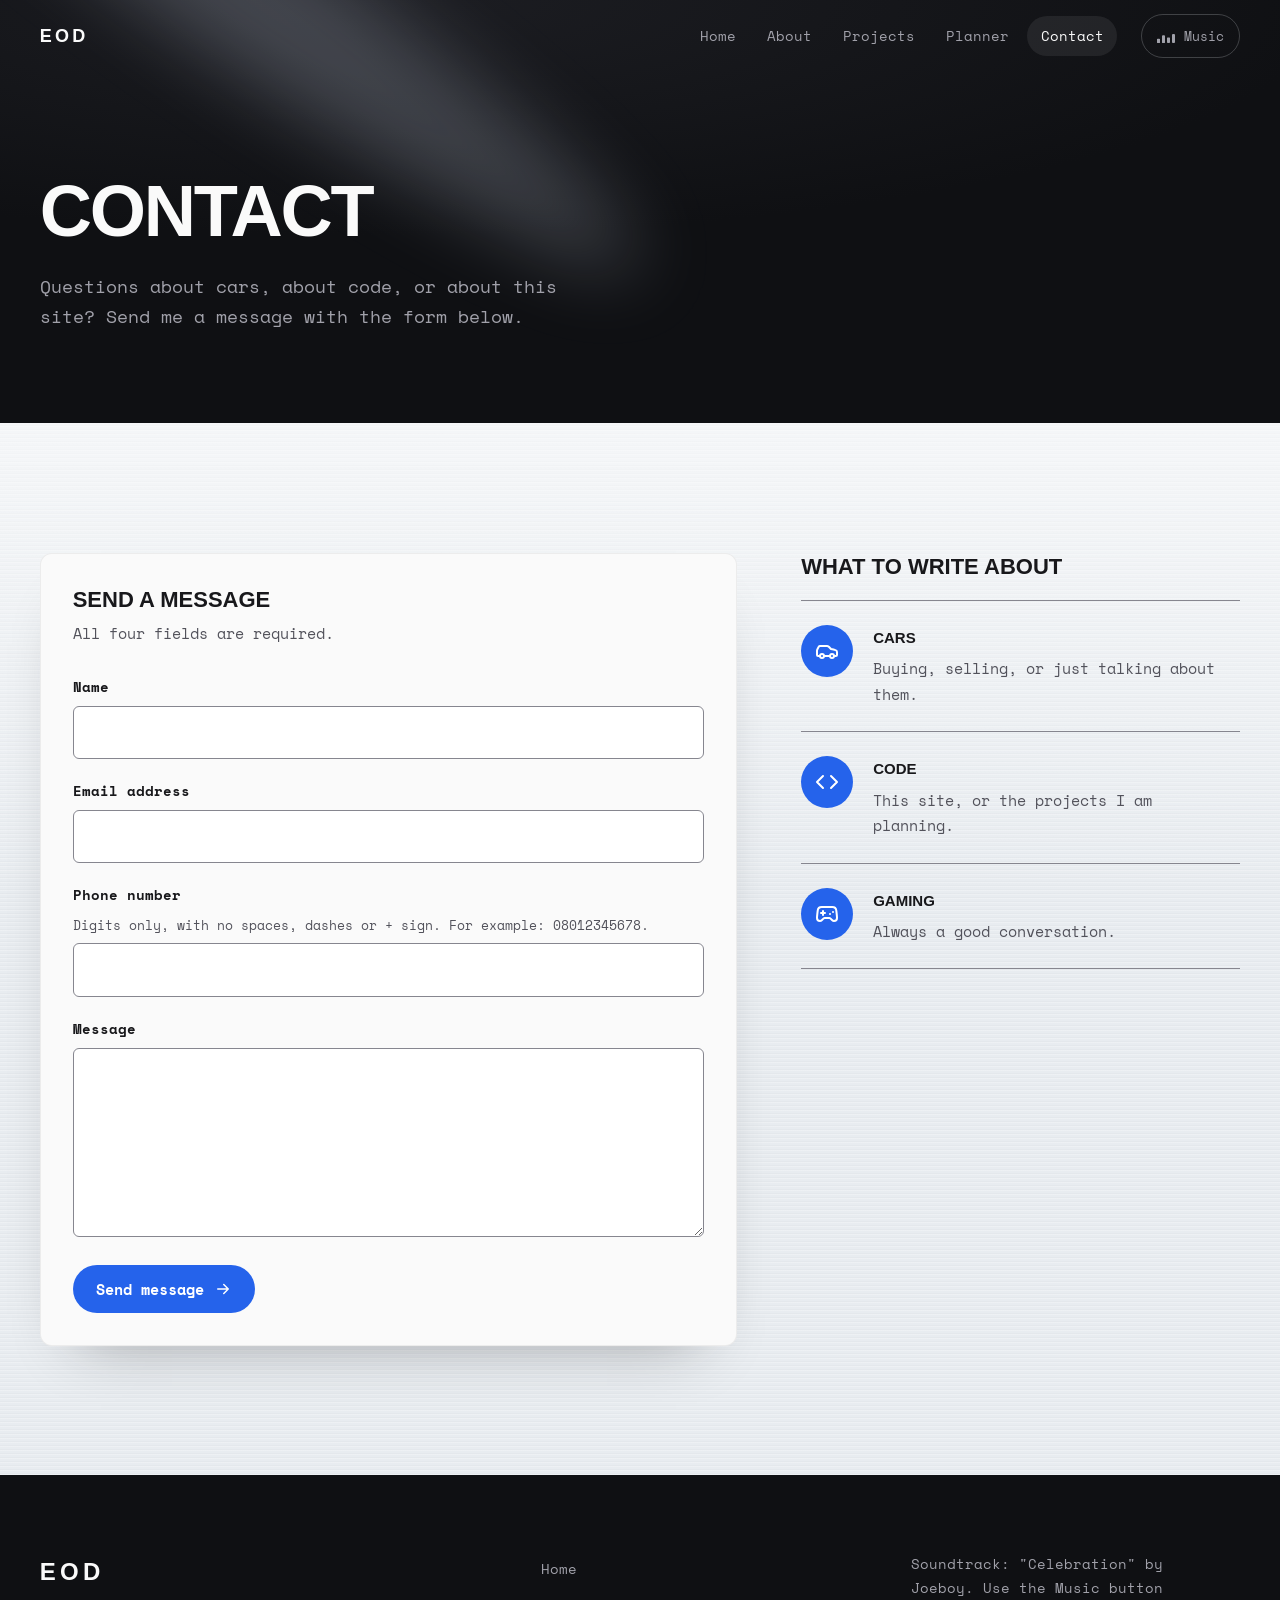
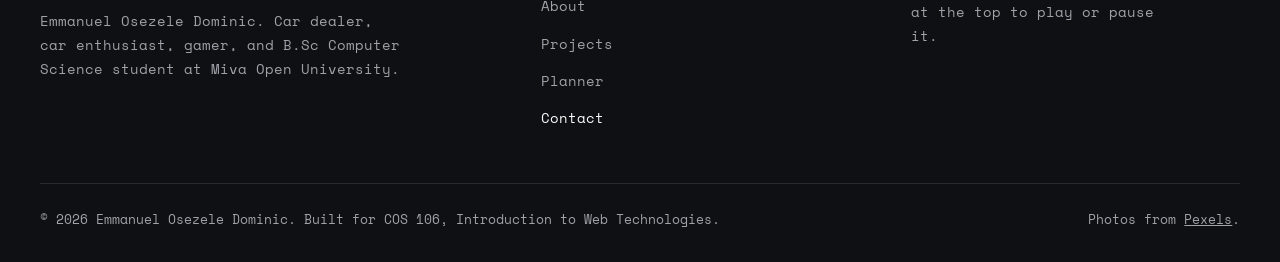
<file: contact.html>
<!DOCTYPE html>
<!--
  contact.html : the CONTACT page: a form with name, email, phone and message, checked by js/main.js before it is sent.

  Like every page, it links to the one shared stylesheet (css/style.css) and the one shared
  script (js/main.js). The header, music player and footer are the same on every page and
  are explained in full in index.html.
-->
<html lang="en">
<head>
  <!-- CHARACTER SET and VIEWPORT: explained in index.html. -->
  <meta charset="UTF-8">
  <meta name="viewport" content="width=device-width, initial-scale=1.0">

  <!-- TITLE AND DESCRIPTION for this page: shown on the browser tab and in search results. -->
  <title>Contact | Emmanuel Osezele Dominic</title>
  <meta name="description" content="Contact Emmanuel Osezele Dominic using the form.">

  <link rel="icon" href="images/favicon.svg" type="image/svg+xml">

  <!-- GOOGLE FONTS (Syncopate and Space Mono) and THE SHARED STYLESHEET. -->
  <link rel="preconnect" href="https://fonts.googleapis.com">
  <link rel="preconnect" href="https://fonts.gstatic.com" crossorigin>
  <link href="https://fonts.googleapis.com/css2?family=Space+Mono:ital,wght@0,400;0,700;1,400&family=Syncopate:wght@400;700&display=swap" rel="stylesheet">
  <link rel="stylesheet" href="css/style.css">
</head>

<!-- The page-contact class lets the CSS target this page alone if it ever needs to. -->
<body class="page-contact">

  <a class="skip-link" href="#main">Skip to content</a>

  <!-- BACKGROUND MUSIC: the same <audio> element as on every page. If the visitor turned the
       song on, main.js picks it up again here from where it was. -->
  <audio id="bg-audio" src="audio/celebration.mp3" preload="none" loop>
    <p>Your browser cannot play this audio. <a href="audio/celebration.mp3">Download "Celebration" by Joeboy</a>.</p>
  </audio>

  <!-- SITE HEADER AND NAVIGATION: the same on every page. aria-current="page" sits on this
       page's own link, so it is highlighted and screen readers announce "current page". -->
  <header class="site-header" id="site-header">
    <nav class="nav container" aria-label="Main">
      <a class="nav__brand" href="index.html" aria-label="Emmanuel Osezele Dominic, home">EOD</a>

      <ul class="nav__links" id="nav-links">
        <li><a href="index.html">Home</a></li>
        <li><a href="about.html">About</a></li>
        <li><a href="projects.html">Projects</a></li>
        <li><a href="planner.html">Planner</a></li>
        <li><a href="contact.html" aria-current="page">Contact</a></li>
      </ul>

      <div class="nav__actions">
        <!-- MUSIC TOGGLE: plays or pauses the song (aria-pressed shows its state). -->
        <button class="music-toggle" id="music-toggle" type="button" aria-pressed="false">
          <span class="eq" aria-hidden="true"><span></span><span></span><span></span><span></span></span>
          <span class="music-toggle__label">Music</span>
        </button>

        <!-- MENU BUTTON: only shown on phones. -->
        <button class="nav__menu-btn" id="menu-btn" type="button" aria-expanded="false" aria-controls="nav-links" aria-label="Open menu">
          <span class="burger" aria-hidden="true"><span></span><span></span></span>
        </button>
      </div>
    </nav>
  </header>

  <main id="main">

    <!-- ================================================================================
         PAGE HERO: the page title and a one-line summary, on the dark background with the
         spotlight. It has the page's single <h1>. hero__fade makes each line fade up in turn.
         ================================================================================ -->
    <section class="page-hero" aria-labelledby="page-title">
      <!-- SPOTLIGHT: the same decorative light as the homepage hero (explained in index.html). -->
      <svg class="spotlight" aria-hidden="true" focusable="false" viewBox="0 0 3787 2842" fill="none" xmlns="http://www.w3.org/2000/svg">
        <g filter="url(#spotlight-blur)">
          <ellipse cx="1924.71" cy="273.501" rx="1924.71" ry="273.501" transform="matrix(-0.822377 -0.568943 -0.568943 0.822377 3631.88 2291.09)" fill="#DCE6F7" fill-opacity="0.21"></ellipse>
        </g>
        <defs>
          <filter id="spotlight-blur" x="0.860352" y="0.838989" width="3785.16" height="2840.26" filterUnits="userSpaceOnUse" color-interpolation-filters="sRGB">
            <feFlood flood-opacity="0" result="BackgroundImageFix"></feFlood>
            <feBlend mode="normal" in="SourceGraphic" in2="BackgroundImageFix" result="shape"></feBlend>
            <feGaussianBlur stdDeviation="151" result="blurred"></feGaussianBlur>
          </filter>
        </defs>
      </svg>
      <div class="container page-hero__inner">
        <h1 class="page-hero__title hero__fade" id="page-title" style="--delay: 0.1s">Contact</h1>
        <p class="page-hero__lead hero__fade" style="--delay: 0.25s">Questions about cars, about code, or about this site? Send me a message with the form below.</p>
      </div>
    </section>

    <!-- ================================================================================
         THE CONTACT FORM
         The form talks to Netlify, the host:
           name="contact" and data-netlify="true" tell Netlify to collect this form's messages
           (they appear in the site's Netlify dashboard under Forms);
           the hidden "form-name" input repeats the name, which Netlify needs when the form
           is sent by JavaScript;
           netlify-honeypot names a hidden trap field that catches spam robots.
         novalidate turns off the browser's built-in checks so main.js can run the checks the
         brief asks for and explain any problem in plain words under the field.
         Each input's aria-describedby points at its error message (and hint), so a screen
         reader reads them out when the field is focused.
         ================================================================================ -->
    <section class="section section--silver" aria-label="Contact">
      <div class="container contact__grid">
        <div class="panel">
          <form class="contact-form" id="contact-form" name="contact" method="POST" data-netlify="true" netlify-honeypot="bot-field" aria-labelledby="form-title" novalidate>
            <h2 class="card-title" id="form-title">Send a message</h2>
            <p class="contact-form__note">All four fields are required.</p>

            <input type="hidden" name="form-name" value="contact">
            <p class="form-honeypot"><label>Leave this empty: <input name="bot-field" tabindex="-1" autocomplete="off"></label></p>

            <div class="field">
              <label for="contact-name">Name</label>
              <input id="contact-name" name="name" type="text" autocomplete="name" aria-describedby="contact-name-error">
              <p class="field__error" id="contact-name-error"></p>
            </div>

            <div class="field">
              <label for="contact-email">Email address</label>
              <input id="contact-email" name="email" type="email" autocomplete="email" aria-describedby="contact-email-error">
              <p class="field__error" id="contact-email-error"></p>
            </div>

            <div class="field">
              <label for="contact-phone">Phone number</label>
              <p class="field__hint" id="contact-phone-hint">Digits only, with no spaces, dashes or + sign. For example: 08012345678.</p>
              <input id="contact-phone" name="phone" type="tel" inputmode="numeric" autocomplete="tel" aria-describedby="contact-phone-error contact-phone-hint">
              <p class="field__error" id="contact-phone-error"></p>
            </div>

            <div class="field">
              <label for="contact-message">Message</label>
              <textarea id="contact-message" name="message" rows="6" aria-describedby="contact-message-error"></textarea>
              <p class="field__error" id="contact-message-error"></p>
            </div>

            <div class="contact-form__foot">
              <button class="btn btn--primary" type="submit" id="contact-submit">Send message <svg class="icon" aria-hidden="true" viewBox="0 0 24 24" width="18" height="18"><path d="M5 12h14M13 6l6 6-6 6" fill="none" stroke="currentColor" stroke-width="2" stroke-linecap="round" stroke-linejoin="round"/></svg></button>
              <!-- Problems with sending are written here and announced (role="status"). -->
              <p class="form-status" id="form-status" role="status"></p>
            </div>
          </form>

          <!-- SUCCESS MESSAGE: hidden until the message has been sent. tabindex="-1" lets
               main.js move focus here, so screen readers announce it straight away. -->
          <div class="form-success" id="form-success" tabindex="-1" hidden>
            <span class="icon-badge"><svg aria-hidden="true" viewBox="0 0 24 24" width="24" height="24" fill="none" stroke="currentColor" stroke-width="2.5" stroke-linecap="round" stroke-linejoin="round"><path d="M20 6 9 17l-5-5"/></svg></span>
            <h2 class="card-title">Message sent.</h2>
            <p>Thank you, <span id="success-name"></span>. Your message is on its way, and I will reply as soon as I can.</p>
            <button class="btn btn--outline" type="button" id="send-another">Send another message</button>
          </div>
        </div>

        <!-- <aside> holds content related to the form but not part of it. -->
        <aside class="contact__aside" aria-labelledby="topics-title">
          <h2 class="card-title" id="topics-title">What to write about</h2>
          <ul class="topics">
            <li><span class="icon-badge"><svg aria-hidden="true" viewBox="0 0 24 24" width="24" height="24" fill="none" stroke="currentColor" stroke-width="2" stroke-linecap="round" stroke-linejoin="round"><path d="M19 17h2c.6 0 1-.4 1-1v-3c0-.9-.7-1.7-1.5-1.9C18.7 10.6 16 10 16 10s-1.3-1.4-2.2-2.3c-.5-.4-1.1-.7-1.8-.7H5c-.6 0-1.1.4-1.4.9l-1.4 2.9A3.7 3.7 0 0 0 2 12v4c0 .6.4 1 1 1h2"/><circle cx="7" cy="17" r="2"/><path d="M9 17h6"/><circle cx="17" cy="17" r="2"/></svg></span><div><h3>Cars</h3><p>Buying, selling, or just talking about them.</p></div></li>
            <li><span class="icon-badge"><svg aria-hidden="true" viewBox="0 0 24 24" width="24" height="24" fill="none" stroke="currentColor" stroke-width="2" stroke-linecap="round" stroke-linejoin="round"><polyline points="16 18 22 12 16 6"/><polyline points="8 6 2 12 8 18"/></svg></span><div><h3>Code</h3><p>This site, or the projects I am planning.</p></div></li>
            <li><span class="icon-badge"><svg aria-hidden="true" viewBox="0 0 24 24" width="24" height="24" fill="none" stroke="currentColor" stroke-width="2" stroke-linecap="round" stroke-linejoin="round"><line x1="6" x2="10" y1="11" y2="11"/><line x1="8" x2="8" y1="9" y2="13"/><line x1="15" x2="15.01" y1="12" y2="12"/><line x1="18" x2="18.01" y1="10" y2="10"/><path d="M17.32 5H6.68a4 4 0 0 0-3.978 3.59c-.006.052-.01.101-.017.152C2.604 9.416 2 14.456 2 16a3 3 0 0 0 3 3c1 0 1.5-.5 2-1l1.414-1.414A2 2 0 0 1 9.828 16h4.344a2 2 0 0 1 1.414.586L17 18c.5.5 1 1 2 1a3 3 0 0 0 3-3c0-1.545-.604-6.584-.685-7.258-.007-.05-.011-.1-.017-.151A4 4 0 0 0 17.32 5z"/></svg></span><div><h3>Gaming</h3><p>Always a good conversation.</p></div></li>
          </ul>
        </aside>
      </div>
    </section>

  </main>

  <!-- FOOTER: identical on every page. main.js writes the current year into data-year. -->
  <footer class="site-footer">
    <div class="container footer__grid">
      <div class="footer__about">
        <p class="footer__brand">EOD</p>
        <p>Emmanuel Osezele Dominic. Car dealer, car enthusiast, gamer, and B.Sc Computer Science student at Miva Open University.</p>
      </div>

      <nav class="footer__nav" aria-label="Footer">
        <ul>
          <li><a href="index.html">Home</a></li>
          <li><a href="about.html">About</a></li>
          <li><a href="projects.html">Projects</a></li>
          <li><a href="planner.html">Planner</a></li>
          <li><a href="contact.html" aria-current="page">Contact</a></li>
        </ul>
      </nav>

      <p class="footer__song">Soundtrack: "Celebration" by Joeboy. Use the Music button at the top to play or pause it.</p>
    </div>

    <div class="container">
      <div class="footer__base">
        <p>&copy; <span data-year>2026</span> Emmanuel Osezele Dominic. Built for COS 106, Introduction to Web Technologies.</p>
        <p>Photos from <a href="https://www.pexels.com" target="_blank" rel="noopener">Pexels</a>.</p>
      </div>
    </div>
  </footer>

  <!-- THE SHARED SCRIPT, loaded last so every element above already exists when it runs. -->
  <script src="js/main.js"></script>
</body>
</html>
</file>
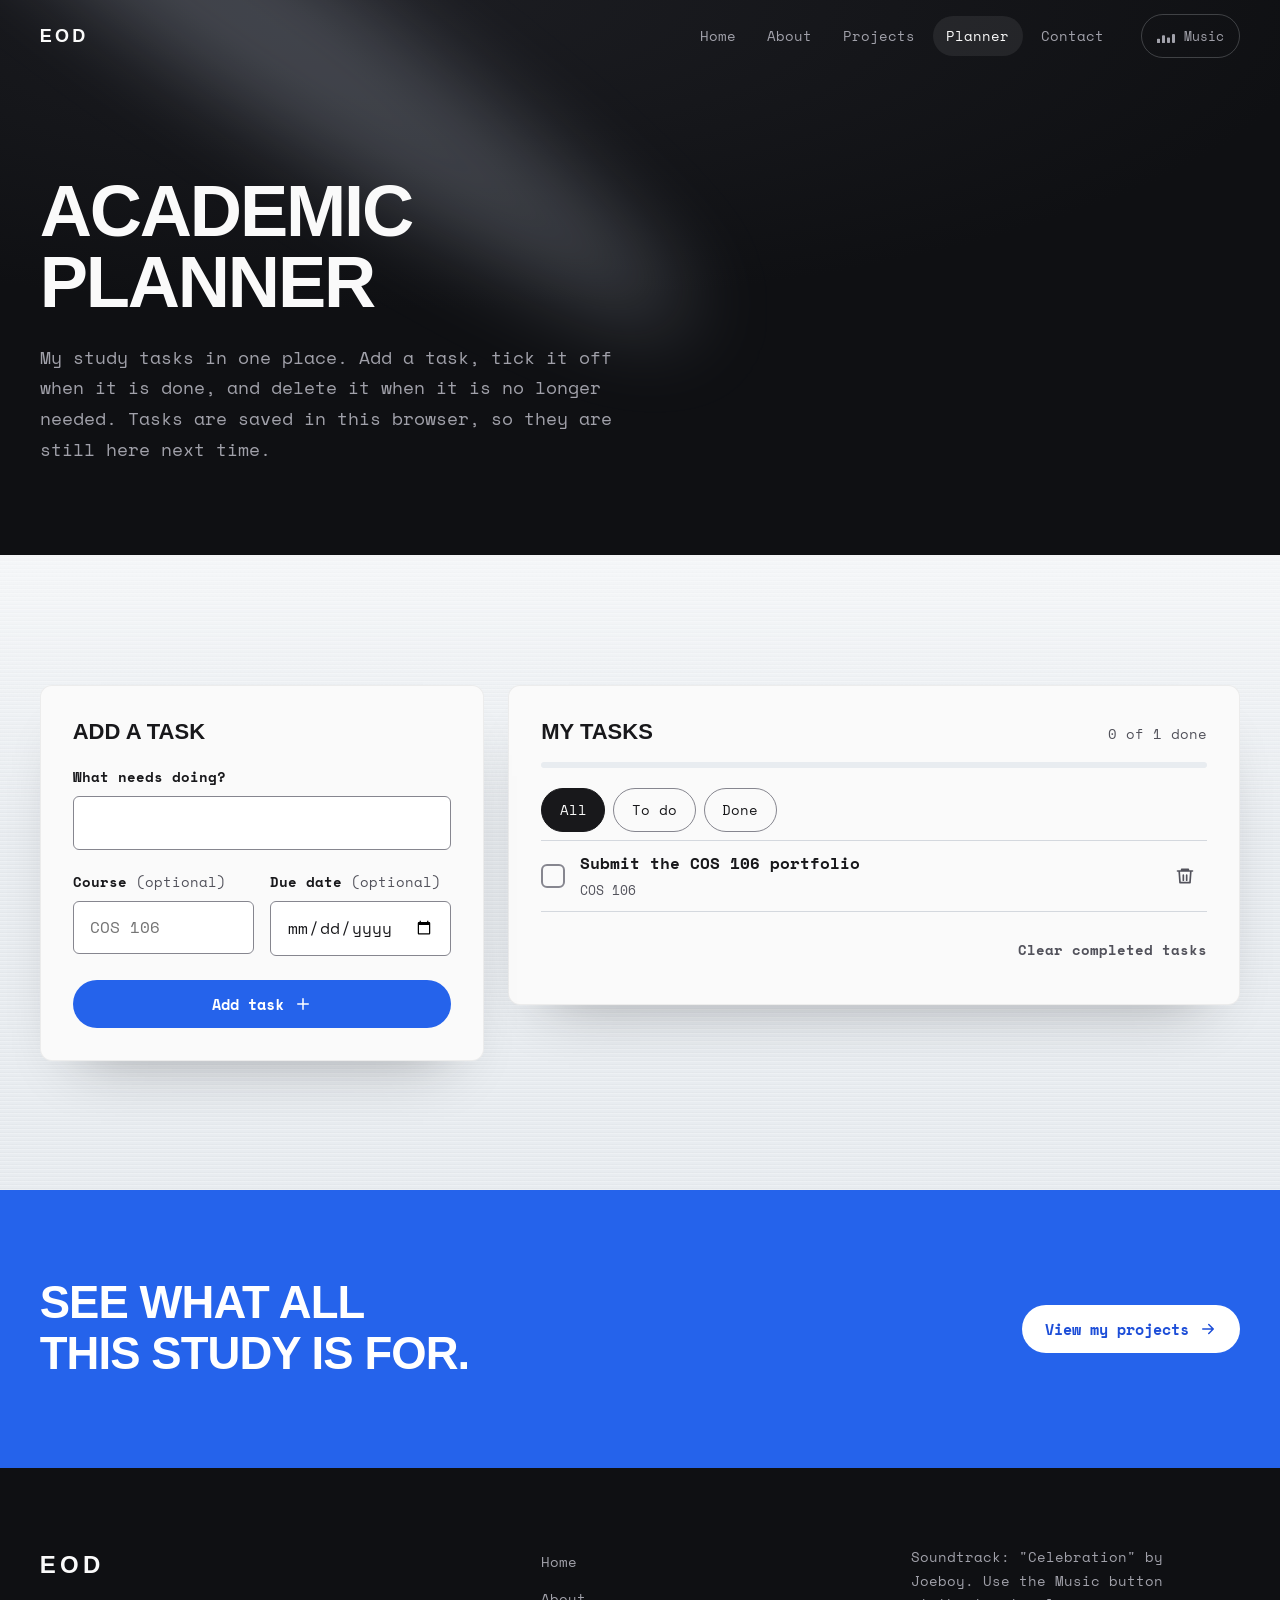
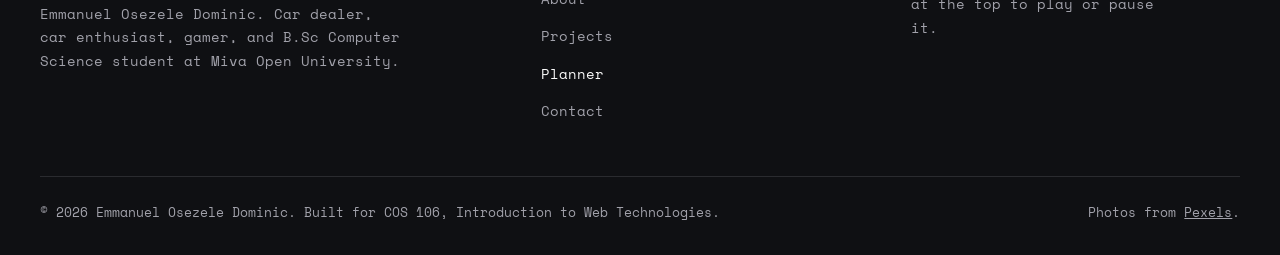
<file: planner.html>
<!DOCTYPE html>
<!--
  planner.html : the ACADEMIC PLANNER page: an interactive task manager (add, complete, delete) run by js/main.js.

  Like every page, it links to the one shared stylesheet (css/style.css) and the one shared
  script (js/main.js). The header, music player and footer are the same on every page and
  are explained in full in index.html.
-->
<html lang="en">
<head>
  <!-- CHARACTER SET and VIEWPORT: explained in index.html. -->
  <meta charset="UTF-8">
  <meta name="viewport" content="width=device-width, initial-scale=1.0">

  <!-- TITLE AND DESCRIPTION for this page: shown on the browser tab and in search results. -->
  <title>Academic planner | Emmanuel Osezele Dominic</title>
  <meta name="description" content="Emmanuel Osezele Dominic's academic planner: add study tasks, mark them complete and delete them.">

  <link rel="icon" href="images/favicon.svg" type="image/svg+xml">

  <!-- GOOGLE FONTS (Syncopate and Space Mono) and THE SHARED STYLESHEET. -->
  <link rel="preconnect" href="https://fonts.googleapis.com">
  <link rel="preconnect" href="https://fonts.gstatic.com" crossorigin>
  <link href="https://fonts.googleapis.com/css2?family=Space+Mono:ital,wght@0,400;0,700;1,400&family=Syncopate:wght@400;700&display=swap" rel="stylesheet">
  <link rel="stylesheet" href="css/style.css">
</head>

<!-- The page-planner class lets the CSS target this page alone if it ever needs to. -->
<body class="page-planner">

  <a class="skip-link" href="#main">Skip to content</a>

  <!-- BACKGROUND MUSIC: the same <audio> element as on every page. If the visitor turned the
       song on, main.js picks it up again here from where it was. -->
  <audio id="bg-audio" src="audio/celebration.mp3" preload="none" loop>
    <p>Your browser cannot play this audio. <a href="audio/celebration.mp3">Download "Celebration" by Joeboy</a>.</p>
  </audio>

  <!-- SITE HEADER AND NAVIGATION: the same on every page. aria-current="page" sits on this
       page's own link, so it is highlighted and screen readers announce "current page". -->
  <header class="site-header" id="site-header">
    <nav class="nav container" aria-label="Main">
      <a class="nav__brand" href="index.html" aria-label="Emmanuel Osezele Dominic, home">EOD</a>

      <ul class="nav__links" id="nav-links">
        <li><a href="index.html">Home</a></li>
        <li><a href="about.html">About</a></li>
        <li><a href="projects.html">Projects</a></li>
        <li><a href="planner.html" aria-current="page">Planner</a></li>
        <li><a href="contact.html">Contact</a></li>
      </ul>

      <div class="nav__actions">
        <!-- MUSIC TOGGLE: plays or pauses the song (aria-pressed shows its state). -->
        <button class="music-toggle" id="music-toggle" type="button" aria-pressed="false">
          <span class="eq" aria-hidden="true"><span></span><span></span><span></span><span></span></span>
          <span class="music-toggle__label">Music</span>
        </button>

        <!-- MENU BUTTON: only shown on phones. -->
        <button class="nav__menu-btn" id="menu-btn" type="button" aria-expanded="false" aria-controls="nav-links" aria-label="Open menu">
          <span class="burger" aria-hidden="true"><span></span><span></span></span>
        </button>
      </div>
    </nav>
  </header>

  <main id="main">

    <!-- ================================================================================
         PAGE HERO: the page title and a one-line summary, on the dark background with the
         spotlight. It has the page's single <h1>. hero__fade makes each line fade up in turn.
         ================================================================================ -->
    <section class="page-hero" aria-labelledby="page-title">
      <!-- SPOTLIGHT: the same decorative light as the homepage hero (explained in index.html). -->
      <svg class="spotlight" aria-hidden="true" focusable="false" viewBox="0 0 3787 2842" fill="none" xmlns="http://www.w3.org/2000/svg">
        <g filter="url(#spotlight-blur)">
          <ellipse cx="1924.71" cy="273.501" rx="1924.71" ry="273.501" transform="matrix(-0.822377 -0.568943 -0.568943 0.822377 3631.88 2291.09)" fill="#DCE6F7" fill-opacity="0.21"></ellipse>
        </g>
        <defs>
          <filter id="spotlight-blur" x="0.860352" y="0.838989" width="3785.16" height="2840.26" filterUnits="userSpaceOnUse" color-interpolation-filters="sRGB">
            <feFlood flood-opacity="0" result="BackgroundImageFix"></feFlood>
            <feBlend mode="normal" in="SourceGraphic" in2="BackgroundImageFix" result="shape"></feBlend>
            <feGaussianBlur stdDeviation="151" result="blurred"></feGaussianBlur>
          </filter>
        </defs>
      </svg>
      <div class="container page-hero__inner">
        <h1 class="page-hero__title hero__fade" id="page-title" style="--delay: 0.1s">Academic planner</h1>
        <p class="page-hero__lead hero__fade" style="--delay: 0.25s">My study tasks in one place. Add a task, tick it off when it is done, and delete it when it is no longer needed. Tasks are saved in this browser, so they are still here next time.</p>
      </div>
    </section>

    <!-- ================================================================================
         THE PLANNER
         Left: the form for adding a task. Right: the list of tasks, with a count, a progress
         bar, filter buttons and a "clear completed" button. The <ul> starts empty: main.js
         builds one <li> per task from the tasks ARRAY every time something changes.
         ================================================================================ -->
    <section class="section section--silver" aria-label="Planner">
      <div class="container planner__grid">

        <!-- ADD A TASK. novalidate switches off the browser's own pop-up checks, so main.js
             can show its own clear message under the box instead. -->
        <div class="planner__add panel">
          <h2 class="card-title" id="add-task-title">Add a task</h2>
          <form class="task-form" id="task-form" aria-labelledby="add-task-title" novalidate>
            <div class="field">
              <label for="task-title">What needs doing?</label>
              <input id="task-title" name="title" type="text" maxlength="120" autocomplete="off" aria-describedby="task-title-error">
              <p class="field__error" id="task-title-error"></p>
            </div>

            <div class="field-row">
              <div class="field">
                <label for="task-course">Course <span class="field__optional">(optional)</span></label>
                <input id="task-course" name="course" type="text" maxlength="12" placeholder="COS 106" autocomplete="off">
              </div>
              <div class="field">
                <label for="task-due">Due date <span class="field__optional">(optional)</span></label>
                <input id="task-due" name="due" type="date">
              </div>
            </div>

            <button class="btn btn--primary" type="submit">Add task <svg class="icon" aria-hidden="true" viewBox="0 0 24 24" width="18" height="18" fill="none" stroke="currentColor" stroke-width="2" stroke-linecap="round"><path d="M12 5v14M5 12h14"/></svg></button>
          </form>
        </div>

        <!-- THE TASK LIST -->
        <div class="planner__list panel">
          <div class="planner__head">
            <h2 class="card-title" id="task-list-title">My tasks</h2>
            <p class="planner__count" id="task-count">0 of 0 done</p>
          </div>

          <!-- PROGRESS BAR: decoration only (aria-hidden); the count above says the same in words. -->
          <div class="progress" aria-hidden="true"><span class="progress__bar" id="task-progress"></span></div>

          <div class="planner__filters" role="group" aria-label="Show tasks">
            <button class="chip" type="button" data-task-filter="all" aria-pressed="true">All</button>
            <button class="chip" type="button" data-task-filter="todo" aria-pressed="false">To do</button>
            <button class="chip" type="button" data-task-filter="done" aria-pressed="false">Done</button>
          </div>

          <ul class="task-list" id="task-list" aria-labelledby="task-list-title"></ul>

          <!-- Shown by main.js when there is nothing to list. -->
          <p class="task-empty" id="task-empty" hidden></p>

          <!-- <noscript> content only appears when JavaScript is switched off. -->
          <noscript><p class="task-empty">The planner needs JavaScript. Please switch it on to add and manage tasks.</p></noscript>

          <div class="planner__foot">
            <button class="link-button" type="button" id="clear-done">Clear completed tasks</button>
          </div>

          <!-- A hidden live region: main.js writes short messages here ("Task added") so screen
               reader users hear what happened, without anything changing on screen. -->
          <p class="sr-only" id="task-status" role="status"></p>
        </div>
      </div>
    </section>

    <!-- ================================================================================
         NEXT STEP: a blue band pointing to the Projects page.
         ================================================================================ -->
    <section class="cta-band" aria-labelledby="cta-title">
      <div class="container cta-band__inner">
        <h2 class="cta-band__title" id="cta-title">See what all this study is for.</h2>
        <div class="cta-band__actions">
          <a class="btn btn--light" href="projects.html">View my projects <svg class="icon" aria-hidden="true" viewBox="0 0 24 24" width="18" height="18"><path d="M5 12h14M13 6l6 6-6 6" fill="none" stroke="currentColor" stroke-width="2" stroke-linecap="round" stroke-linejoin="round"/></svg></a>
        </div>
      </div>
    </section>

  </main>

  <!-- FOOTER: identical on every page. main.js writes the current year into data-year. -->
  <footer class="site-footer">
    <div class="container footer__grid">
      <div class="footer__about">
        <p class="footer__brand">EOD</p>
        <p>Emmanuel Osezele Dominic. Car dealer, car enthusiast, gamer, and B.Sc Computer Science student at Miva Open University.</p>
      </div>

      <nav class="footer__nav" aria-label="Footer">
        <ul>
          <li><a href="index.html">Home</a></li>
          <li><a href="about.html">About</a></li>
          <li><a href="projects.html">Projects</a></li>
          <li><a href="planner.html" aria-current="page">Planner</a></li>
          <li><a href="contact.html">Contact</a></li>
        </ul>
      </nav>

      <p class="footer__song">Soundtrack: "Celebration" by Joeboy. Use the Music button at the top to play or pause it.</p>
    </div>

    <div class="container">
      <div class="footer__base">
        <p>&copy; <span data-year>2026</span> Emmanuel Osezele Dominic. Built for COS 106, Introduction to Web Technologies.</p>
        <p>Photos from <a href="https://www.pexels.com" target="_blank" rel="noopener">Pexels</a>.</p>
      </div>
    </div>
  </footer>

  <!-- ==================================================================================
       TASK TEMPLATE
       The pattern for ONE task row. main.js copies it (cloneNode) for each task in the array,
       fills in the title and details, and adds it to the list. A <template> never shows on
       the page by itself.
       The real checkbox is there for keyboards and screen readers; .task__box is the box
       people see. Clicking anywhere on the <label> ticks the checkbox.
       ================================================================================== -->
  <template id="task-template">
    <li class="task">
      <label class="task__check">
        <input class="task__toggle" type="checkbox">
        <span class="task__box" aria-hidden="true"><svg viewBox="0 0 24 24" width="16" height="16" fill="none" stroke="currentColor" stroke-width="3" stroke-linecap="round" stroke-linejoin="round"><path d="M20 6 9 17l-5-5"/></svg></span>
        <span class="task__text">
          <span class="task__title"></span>
          <span class="task__meta"></span>
        </span>
      </label>
      <button class="task__delete" type="button">
        <svg aria-hidden="true" viewBox="0 0 24 24" width="20" height="20" fill="none" stroke="currentColor" stroke-width="2" stroke-linecap="round" stroke-linejoin="round"><path d="M3 6h18M8 6V4h8v2M19 6l-1 14H6L5 6M10 11v6M14 11v6"/></svg>
      </button>
    </li>
  </template>

  <!-- THE SHARED SCRIPT, loaded last so every element above already exists when it runs. -->
  <script src="js/main.js"></script>
</body>
</html>
</file>
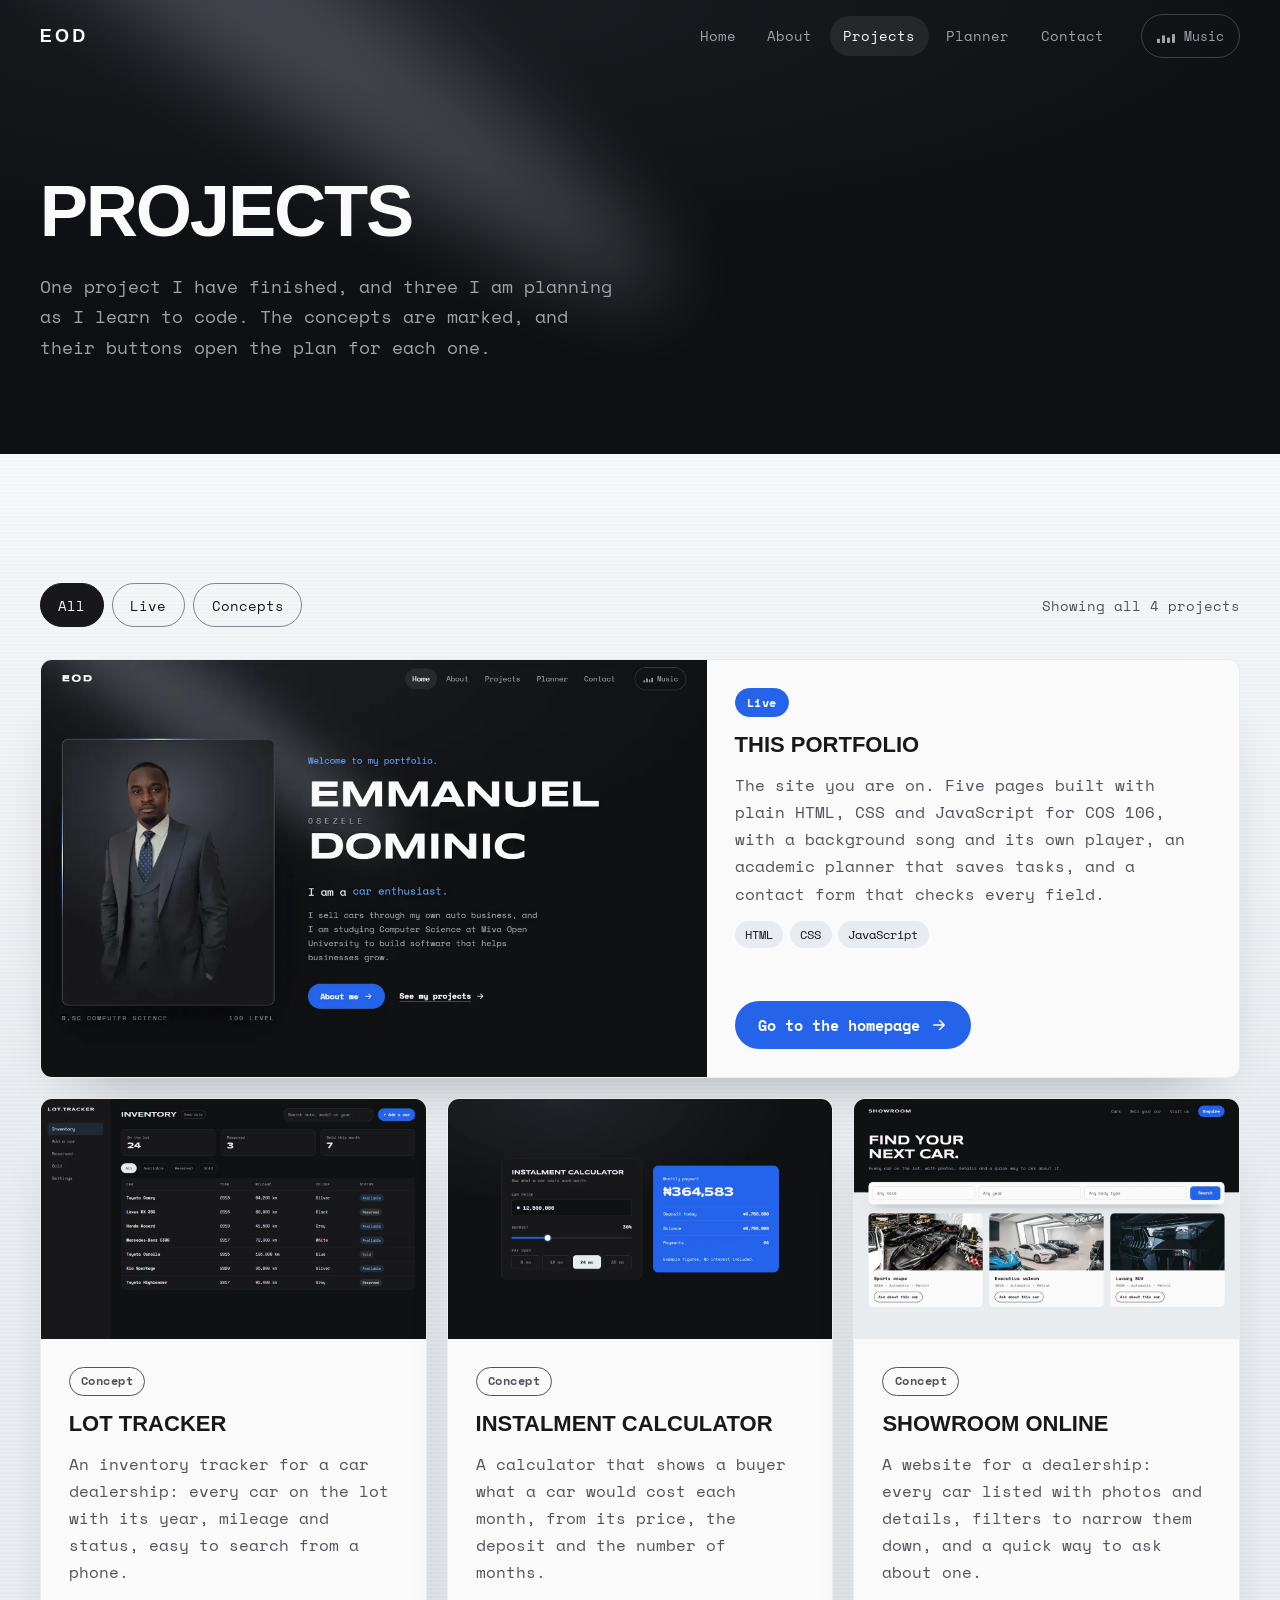
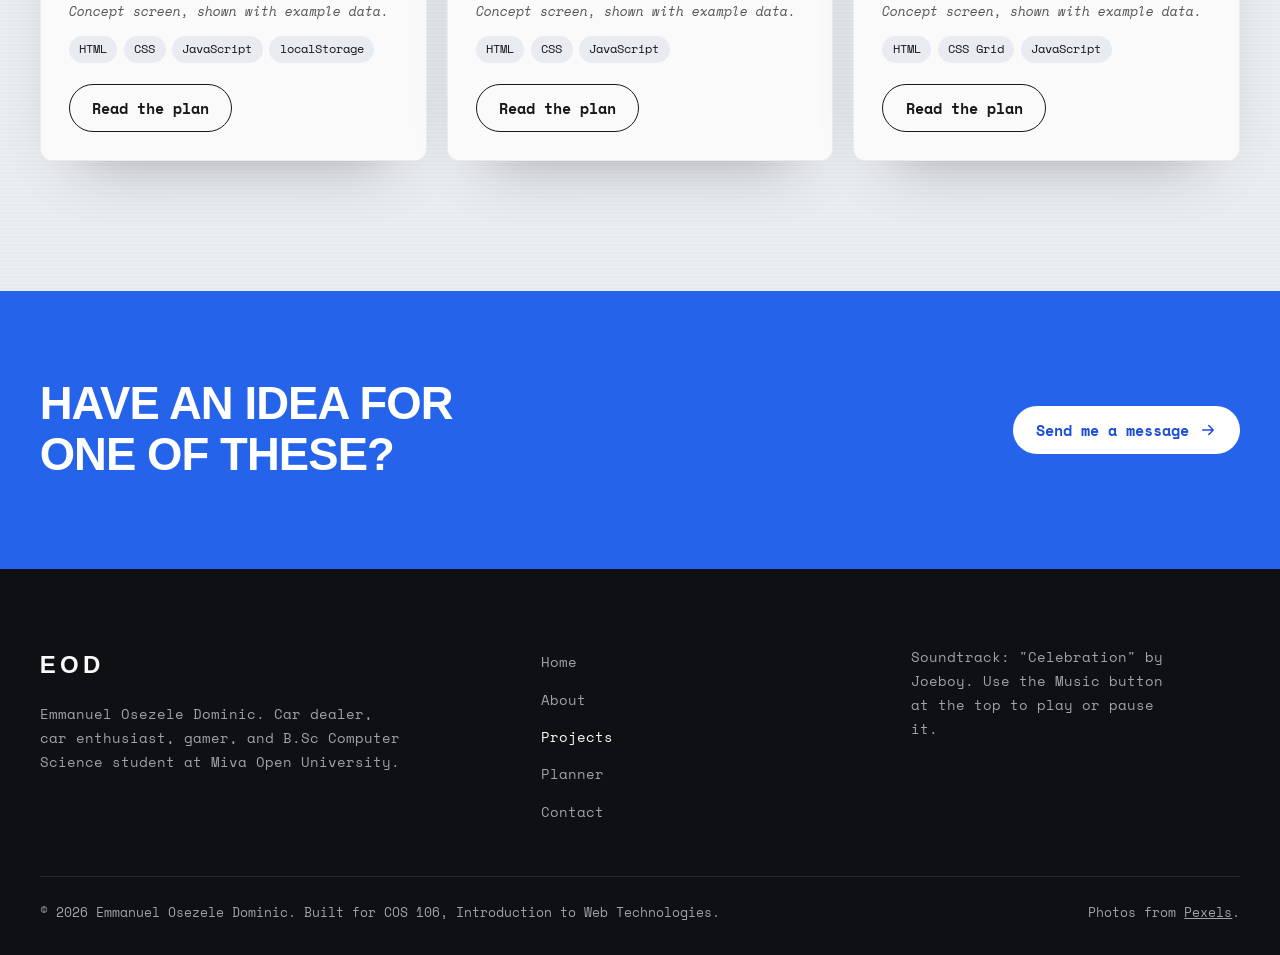
<file: projects.html>
<!DOCTYPE html>
<!--
  projects.html : the PROJECTS page: one live project and three concept projects, with filter buttons and a popup for each plan.

  Like every page, it links to the one shared stylesheet (css/style.css) and the one shared
  script (js/main.js). The header, music player and footer are the same on every page and
  are explained in full in index.html.
-->
<html lang="en">
<head>
  <!-- CHARACTER SET and VIEWPORT: explained in index.html. -->
  <meta charset="UTF-8">
  <meta name="viewport" content="width=device-width, initial-scale=1.0">

  <!-- TITLE AND DESCRIPTION for this page: shown on the browser tab and in search results. -->
  <title>Projects | Emmanuel Osezele Dominic</title>
  <meta name="description" content="Projects by Emmanuel Osezele Dominic: this portfolio, and three concept builds for the car trade.">

  <link rel="icon" href="images/favicon.svg" type="image/svg+xml">

  <!-- GOOGLE FONTS (Syncopate and Space Mono) and THE SHARED STYLESHEET. -->
  <link rel="preconnect" href="https://fonts.googleapis.com">
  <link rel="preconnect" href="https://fonts.gstatic.com" crossorigin>
  <link href="https://fonts.googleapis.com/css2?family=Space+Mono:ital,wght@0,400;0,700;1,400&family=Syncopate:wght@400;700&display=swap" rel="stylesheet">
  <link rel="stylesheet" href="css/style.css">
</head>

<!-- The page-projects class lets the CSS target this page alone if it ever needs to. -->
<body class="page-projects">

  <a class="skip-link" href="#main">Skip to content</a>

  <!-- BACKGROUND MUSIC: the same <audio> element as on every page. If the visitor turned the
       song on, main.js picks it up again here from where it was. -->
  <audio id="bg-audio" src="audio/celebration.mp3" preload="none" loop>
    <p>Your browser cannot play this audio. <a href="audio/celebration.mp3">Download "Celebration" by Joeboy</a>.</p>
  </audio>

  <!-- SITE HEADER AND NAVIGATION: the same on every page. aria-current="page" sits on this
       page's own link, so it is highlighted and screen readers announce "current page". -->
  <header class="site-header" id="site-header">
    <nav class="nav container" aria-label="Main">
      <a class="nav__brand" href="index.html" aria-label="Emmanuel Osezele Dominic, home">EOD</a>

      <ul class="nav__links" id="nav-links">
        <li><a href="index.html">Home</a></li>
        <li><a href="about.html">About</a></li>
        <li><a href="projects.html" aria-current="page">Projects</a></li>
        <li><a href="planner.html">Planner</a></li>
        <li><a href="contact.html">Contact</a></li>
      </ul>

      <div class="nav__actions">
        <!-- MUSIC TOGGLE: plays or pauses the song (aria-pressed shows its state). -->
        <button class="music-toggle" id="music-toggle" type="button" aria-pressed="false">
          <span class="eq" aria-hidden="true"><span></span><span></span><span></span><span></span></span>
          <span class="music-toggle__label">Music</span>
        </button>

        <!-- MENU BUTTON: only shown on phones. -->
        <button class="nav__menu-btn" id="menu-btn" type="button" aria-expanded="false" aria-controls="nav-links" aria-label="Open menu">
          <span class="burger" aria-hidden="true"><span></span><span></span></span>
        </button>
      </div>
    </nav>
  </header>

  <main id="main">

    <!-- ================================================================================
         PAGE HERO: the page title and a one-line summary, on the dark background with the
         spotlight. It has the page's single <h1>. hero__fade makes each line fade up in turn.
         ================================================================================ -->
    <section class="page-hero" aria-labelledby="page-title">
      <!-- SPOTLIGHT: the same decorative light as the homepage hero (explained in index.html). -->
      <svg class="spotlight" aria-hidden="true" focusable="false" viewBox="0 0 3787 2842" fill="none" xmlns="http://www.w3.org/2000/svg">
        <g filter="url(#spotlight-blur)">
          <ellipse cx="1924.71" cy="273.501" rx="1924.71" ry="273.501" transform="matrix(-0.822377 -0.568943 -0.568943 0.822377 3631.88 2291.09)" fill="#DCE6F7" fill-opacity="0.21"></ellipse>
        </g>
        <defs>
          <filter id="spotlight-blur" x="0.860352" y="0.838989" width="3785.16" height="2840.26" filterUnits="userSpaceOnUse" color-interpolation-filters="sRGB">
            <feFlood flood-opacity="0" result="BackgroundImageFix"></feFlood>
            <feBlend mode="normal" in="SourceGraphic" in2="BackgroundImageFix" result="shape"></feBlend>
            <feGaussianBlur stdDeviation="151" result="blurred"></feGaussianBlur>
          </filter>
        </defs>
      </svg>
      <div class="container page-hero__inner">
        <h1 class="page-hero__title hero__fade" id="page-title" style="--delay: 0.1s">Projects</h1>
        <p class="page-hero__lead hero__fade" style="--delay: 0.25s">One project I have finished, and three I am planning as I learn to code. The concepts are marked, and their buttons open the plan for each one.</p>
      </div>
    </section>

    <!-- ================================================================================
         THE PROJECT LIST
         Filter buttons (All, Live, Concepts) above a grid of project cards. Each card is a
         list item with data-status="live" or "concept"; main.js reads that attribute to hide
         or show cards when a filter is chosen.
         The list's heading is sr-only: on screen the page title already introduces it.
         ================================================================================ -->
    <section class="section section--silver" aria-labelledby="project-list-title">
      <div class="container">
        <h2 class="sr-only" id="project-list-title">Project list</h2>

        <div class="filter-bar">
          <!-- role="group" with a label tells screen readers these buttons belong together. -->
          <div class="filter-bar__chips" role="group" aria-label="Filter projects">
            <button class="chip" type="button" data-filter="all" aria-pressed="true">All</button>
            <button class="chip" type="button" data-filter="live" aria-pressed="false">Live</button>
            <button class="chip" type="button" data-filter="concept" aria-pressed="false">Concepts</button>
          </div>
          <!-- role="status" makes screen readers announce this line when its text changes. -->
          <p class="filter-bar__count" id="project-count" role="status">Showing all 4 projects</p>
        </div>

        <ul class="project-grid" id="project-grid">
          <!-- THE LIVE PROJECT: this website. Its link is real and goes to the homepage. -->
          <li class="project-card project-card--featured reveal" data-status="live">
            <article class="project">
              <div class="project__media">
                <img src="images/projects/portfolio.webp" alt="The homepage of this portfolio, with Emmanuel's photo and name" width="1200" height="750" loading="lazy">
              </div>
              <div class="project__body">
                <span class="pill pill--solid">Live</span>
                <h3 class="card-title">This portfolio</h3>
                <p class="project__desc">The site you are on. Five pages built with plain HTML, CSS and JavaScript for COS 106, with a background song and its own player, an academic planner that saves tasks, and a contact form that checks every field.</p>
                <ul class="tags" aria-label="Built with"><li>HTML</li><li>CSS</li><li>JavaScript</li></ul>
                <div class="project__actions">
                  <a class="btn btn--primary" href="index.html">Go to the homepage <svg class="icon" aria-hidden="true" viewBox="0 0 24 24" width="18" height="18"><path d="M5 12h14M13 6l6 6-6 6" fill="none" stroke="currentColor" stroke-width="2" stroke-linecap="round" stroke-linejoin="round"/></svg></a>
                </div>
              </div>
            </article>
          </li>

          <li class="project-card reveal" data-status="concept" style="--delay: 0.08s">
            <article class="project">
              <div class="project__media">
                <img src="images/projects/lot-tracker.webp" alt="Concept screen for Lot Tracker: a table of cars with their year, mileage, colour and status" width="1200" height="750" loading="lazy">
              </div>
              <div class="project__body">
                <span class="pill project__status">Concept</span>
                <h3 class="card-title">Lot Tracker</h3>
                <p class="project__desc">An inventory tracker for a car dealership: every car on the lot with its year, mileage and status, easy to search from a phone.</p>
                <p class="project__note">Concept screen, shown with example data.</p>
                <ul class="tags" aria-label="Would be built with"><li>HTML</li><li>CSS</li><li>JavaScript</li><li>localStorage</li></ul>
                <div class="project__actions">
                  <!-- The hidden words (sr-only) give each button a unique name for screen
                       readers: this one is read as "Read the plan for Lot Tracker". -->
                  <button class="btn btn--outline" type="button" data-plan="plan-lot-tracker" aria-haspopup="dialog">Read the plan<span class="sr-only"> for Lot Tracker</span></button>
                </div>
              </div>
            </article>

            <!-- THE PLAN for this concept. A <template> is never shown on the page by itself;
                 main.js copies its contents into the popup when "Read the plan" is clicked. -->
            <template id="plan-lot-tracker">
              <div class="plan">
                <h3>The problem</h3>
                <p>A dealership needs to know, at any moment, which cars are on the lot, which are reserved and which are sold. A notebook or a long chat thread makes that slow to check.</p>
                <h3>What it would do</h3>
                <ul>
                  <li>List every car with its make, model, year, mileage and colour.</li>
                  <li>Mark each car as available, reserved or sold.</li>
                  <li>Search and filter the list from a phone.</li>
                  <li>Remember everything between visits.</li>
                </ul>
                <h3>What I would use</h3>
                <p>HTML for the screens, CSS for the layout, and JavaScript arrays and functions for the list, saved with localStorage: the same tools as the planner on this site.</p>
              </div>
            </template>
          </li>

          <li class="project-card reveal" data-status="concept" style="--delay: 0.16s">
            <article class="project">
              <div class="project__media">
                <img src="images/projects/instalments.webp" alt="Concept screen for the Instalment Calculator: car price, deposit and months on the left, the monthly payment on the right" width="1200" height="750" loading="lazy">
              </div>
              <div class="project__body">
                <span class="pill project__status">Concept</span>
                <h3 class="card-title">Instalment Calculator</h3>
                <p class="project__desc">A calculator that shows a buyer what a car would cost each month, from its price, the deposit and the number of months.</p>
                <p class="project__note">Concept screen, shown with example data.</p>
                <ul class="tags" aria-label="Would be built with"><li>HTML</li><li>CSS</li><li>JavaScript</li></ul>
                <div class="project__actions">
                  <!-- The hidden words (sr-only) give each button a unique name for screen
                       readers: this one is read as "Read the plan for Instalment Calculator". -->
                  <button class="btn btn--outline" type="button" data-plan="plan-instalments" aria-haspopup="dialog">Read the plan<span class="sr-only"> for Instalment Calculator</span></button>
                </div>
              </div>
            </article>

            <!-- THE PLAN for this concept. A <template> is never shown on the page by itself;
                 main.js copies its contents into the popup when "Read the plan" is clicked. -->
            <template id="plan-instalments">
              <div class="plan">
                <h3>The problem</h3>
                <p>A buyer who wants to pay in instalments needs to know the monthly amount before deciding. Working it out by hand for every car and every deposit takes time.</p>
                <h3>What it would do</h3>
                <ul>
                  <li>Take the car's price, the deposit and the number of months.</li>
                  <li>Show the monthly payment, the deposit and the balance.</li>
                  <li>Update the answer instantly as any number changes.</li>
                  <li>Work comfortably on a phone, in front of the buyer.</li>
                </ul>
                <h3>What I would use</h3>
                <p>An HTML form for the inputs, JavaScript input events to recalculate as the buyer types, and number formatting to show the answer in naira.</p>
              </div>
            </template>
          </li>

          <li class="project-card reveal" data-status="concept" style="--delay: 0.24s">
            <article class="project">
              <div class="project__media">
                <img src="images/projects/showroom.webp" alt="Concept screen for Showroom Online: a dealership website with a search bar and three car listings" width="1200" height="750" loading="lazy">
              </div>
              <div class="project__body">
                <span class="pill project__status">Concept</span>
                <h3 class="card-title">Showroom Online</h3>
                <p class="project__desc">A website for a dealership: every car listed with photos and details, filters to narrow them down, and a quick way to ask about one.</p>
                <p class="project__note">Concept screen, shown with example data.</p>
                <ul class="tags" aria-label="Would be built with"><li>HTML</li><li>CSS Grid</li><li>JavaScript</li></ul>
                <div class="project__actions">
                  <!-- The hidden words (sr-only) give each button a unique name for screen
                       readers: this one is read as "Read the plan for Showroom Online". -->
                  <button class="btn btn--outline" type="button" data-plan="plan-showroom" aria-haspopup="dialog">Read the plan<span class="sr-only"> for Showroom Online</span></button>
                </div>
              </div>
            </article>

            <!-- THE PLAN for this concept. A <template> is never shown on the page by itself;
                 main.js copies its contents into the popup when "Read the plan" is clicked. -->
            <template id="plan-showroom">
              <div class="plan">
                <h3>The problem</h3>
                <p>Buyers like to see what is available before they visit. Photos scattered across chats are hard to browse and easy to lose.</p>
                <h3>What it would do</h3>
                <ul>
                  <li>Show every car with photos and its key details.</li>
                  <li>Filter by make, year and body type.</li>
                  <li>Let a buyer ask about a car with one button.</li>
                  <li>Look good and load fast on a phone.</li>
                </ul>
                <h3>What I would use</h3>
                <p>HTML and CSS Grid for the car listings, and JavaScript to filter them, the same way the filter buttons work on this Projects page.</p>
              </div>
            </template>
          </li>
        </ul>
      </div>
    </section>

    <!-- ================================================================================
         NEXT STEP: a blue band pointing to the Contact page.
         ================================================================================ -->
    <section class="cta-band" aria-labelledby="cta-title">
      <div class="container cta-band__inner">
        <h2 class="cta-band__title" id="cta-title">Have an idea for one of these?</h2>
        <div class="cta-band__actions">
          <a class="btn btn--light" href="contact.html">Send me a message <svg class="icon" aria-hidden="true" viewBox="0 0 24 24" width="18" height="18"><path d="M5 12h14M13 6l6 6-6 6" fill="none" stroke="currentColor" stroke-width="2" stroke-linecap="round" stroke-linejoin="round"/></svg></a>
        </div>
      </div>
    </section>

  </main>

  <!-- FOOTER: identical on every page. main.js writes the current year into data-year. -->
  <footer class="site-footer">
    <div class="container footer__grid">
      <div class="footer__about">
        <p class="footer__brand">EOD</p>
        <p>Emmanuel Osezele Dominic. Car dealer, car enthusiast, gamer, and B.Sc Computer Science student at Miva Open University.</p>
      </div>

      <nav class="footer__nav" aria-label="Footer">
        <ul>
          <li><a href="index.html">Home</a></li>
          <li><a href="about.html">About</a></li>
          <li><a href="projects.html" aria-current="page">Projects</a></li>
          <li><a href="planner.html">Planner</a></li>
          <li><a href="contact.html">Contact</a></li>
        </ul>
      </nav>

      <p class="footer__song">Soundtrack: "Celebration" by Joeboy. Use the Music button at the top to play or pause it.</p>
    </div>

    <div class="container">
      <div class="footer__base">
        <p>&copy; <span data-year>2026</span> Emmanuel Osezele Dominic. Built for COS 106, Introduction to Web Technologies.</p>
        <p>Photos from <a href="https://www.pexels.com" target="_blank" rel="noopener">Pexels</a>.</p>
      </div>
    </div>
  </footer>

  <!-- ==================================================================================
       THE PLAN POPUP
       One shared <dialog>, empty until "Read the plan" is clicked. main.js then writes the
       project's name into the heading, copies the matching <template> into
       .plan-dialog__body, and opens it. Keeping a single heading here (instead of one per
       template) means its id="plan-title" exists only once on the page, as ids must.
       The close button comes first, so it receives keyboard focus when the popup opens;
       Escape also closes it.
       ================================================================================== -->
  <dialog class="modal plan-dialog" id="plan-dialog" aria-labelledby="plan-title">
    <button class="plan-dialog__close" type="button" aria-label="Close the plan" data-close-dialog><svg aria-hidden="true" viewBox="0 0 24 24" width="20" height="20" fill="none" stroke="currentColor" stroke-width="2" stroke-linecap="round"><path d="M18 6 6 18M6 6l12 12"/></svg></button>
    <h2 class="plan-dialog__title" id="plan-title"></h2>
    <div class="plan-dialog__body" id="plan-dialog-body"></div>
  </dialog>

  <!-- THE SHARED SCRIPT, loaded last so every element above already exists when it runs. -->
  <script src="js/main.js"></script>
</body>
</html>
</file>
<file: css/style.css>
/* ==========================================================================
   style.css : the ONE external stylesheet for every page of the site.

   Every HTML page links to this file with
     <link rel="stylesheet" href="css/style.css">
   so a change made here updates the whole site at once.

   The design idea: a car showroom. Dark graphite sections are the showroom
   floor at night, light brushed-silver sections are the chrome, and one blue
   (picked to match the navy tie in Emmanuel's photo) marks anything you can
   click. The page alternates dark and light sections, which is the "blend of
   dark and light" that was asked for.

   Contents
     1.  Design tokens (CSS custom properties in :root)
     2.  Reset and base styles
     3.  Layout helpers (container, sections, screen-reader text, skip link)
     4.  Buttons and links
     5.  Header and navigation
     6.  Music toggle and equaliser icon
     7.  Hero (spotlight, name, word rotate, portrait, shine border)
     8.  Facts strip
     9.  Biography and spec table
     10. Two lanes (career aspirations)
     11. Explore bento grid
     12. Footer
     13. Popups (dialog)
     14. Scroll reveal
     15. Keyframe animations
     16. Responsive: tablet (max-width 1024px)
     17. Responsive: mobile (max-width 768px)
     18. Reduced motion
     19. 404 page
     20. Inner pages: shared pieces (page hero, panels, chips, pills, forms, CTA band)
     21. About page
     22. Projects page
     23. Academic planner page
     24. Contact page
   ========================================================================== */


/* ==========================================================================
   1. DESIGN TOKENS
   :root is the top of the page, so variables declared here can be used
   anywhere with var(--name). Defining every colour and font ONCE means the
   whole site stays consistent, and changing the blue, for example, is a
   one-line edit instead of a hunt through hundreds of lines.
   ========================================================================== */
:root {
  /* COLOURS: dark showroom tones */
  --color-ink: #0F1013;            /* deepest background (hero, footer) */
  --color-graphite: #18181B;       /* dark sections */
  --color-graphite-raised: #27272A;/* slightly lighter dark surface (the dark panels on the About page) */
  --color-chrome: #A1A1AA;         /* quieter text on dark backgrounds */

  /* COLOURS: silver tones */
  --color-silver: #E8ECF0;         /* light section background, main text on dark */
  --color-silver-deep: #D4D8DE;    /* lines on silver */
  --color-paper: #FAFAFA;          /* brightest white, headings on dark */
  --color-text-dark: #18181B;      /* main text on silver */
  --color-text-muted: #52525B;     /* quieter text on silver */

  /* COLOURS: the one accent. Each shade is chosen for the background it sits on,
     so text always keeps a contrast ratio of at least 4.5 to 1 (the WCAG minimum). */
  --color-blue: #2563EB;           /* button fills (white text on it reads clearly) */
  --color-blue-deep: #1D4ED8;      /* blue text and outlines on silver, button hover */
  --color-blue-bright: #60A5FA;    /* blue text and lines on dark backgrounds */

  /* FORM COLOURS: input borders need 3:1 contrast against white so people can
     see where a box is (#86868F gives 3.6:1); error text needs 4.5:1 (#B91C1C gives 6.5:1). */
  --color-field-border: #86868F;
  --color-danger: #B91C1C;

  /* Thin divider lines: white or black at low opacity, so they suit any background shade. */
  --color-hairline-dark: rgba(232, 236, 240, 0.12);
  --color-hairline-light: rgba(24, 24, 27, 0.12);

  /* FONTS: each list ends with fallbacks the browser uses while Google Fonts load. */
  --font-display: 'Syncopate', 'Arial Black', sans-serif;
  --font-body: 'Space Mono', 'Courier New', monospace;

  /* TYPE SIZES WITH clamp(MIN, PREFERRED, MAX):
     the preferred value uses vw (1vw = 1% of the screen width), so headings
     grow on big screens and shrink on phones, but never past the min or max. */
  --text-hero: clamp(2.1rem, 0.6rem + 4.9vw, 5.25rem);
  --text-h2: clamp(1.55rem, 1rem + 2.3vw, 3rem);
  --text-h3: clamp(1.05rem, 0.95rem + 0.55vw, 1.375rem);

  /* SPACING */
  --gutter: clamp(1rem, 0.4rem + 2.6vw, 2.5rem);          /* space at the left and right edges */
  --space-section: clamp(4.5rem, 2.5rem + 7vw, 9rem);     /* space above and below each section */
  --nav-height: 72px;
  --radius: 6px;
  --radius-lg: 12px;

  /* MOTION: two easing curves and two durations, reused by every animation.
     --ease-out starts fast and settles gently, which feels responsive.
     --ease-in-out speeds up then slows down, for things moving across the screen. */
  --ease-out: cubic-bezier(0.23, 1, 0.32, 1);
  --ease-in-out: cubic-bezier(0.77, 0, 0.175, 1);
  --duration-fast: 160ms;
  --duration-ui: 250ms;
}


/* ==========================================================================
   2. RESET AND BASE STYLES
   Browsers add their own default margins and sizes. These rules even them
   out so the site looks the same in Chrome, Safari, Firefox and Edge.
   ========================================================================== */

/* BOX SIZING: makes width include padding and border. Without it, a 300px box
   with 20px padding would actually take up 340px, which makes layouts fiddly. */
*,
*::before,
*::after {
  box-sizing: border-box;
}

/* SMOOTH SCROLLING for in-page links (like the skip link).
   text-size-adjust stops phones from enlarging text on their own when rotated. */
html {
  scroll-behavior: smooth;
  -webkit-text-size-adjust: 100%;
}

body {
  margin: 0;
  font-family: var(--font-body);
  font-size: 1rem;           /* 16px, the comfortable reading size on any screen */
  line-height: 1.7;          /* generous line spacing suits a monospaced font */
  color: var(--color-silver);
  background-color: var(--color-ink);
  -webkit-font-smoothing: antialiased;
}

/* Stops the page scrolling while the mobile menu is open (class added by main.js). */
body.is-locked {
  overflow: hidden;
}

/* Images and SVGs behave like blocks and never overflow their container. */
img,
svg {
  display: block;
  max-width: 100%;
}

img {
  height: auto;
}

/* Remove default spacing so every gap on the page is one we chose on purpose. */
h1, h2, h3, p, figure, ul {
  margin: 0;
}

ul {
  padding: 0;
  list-style: none;
}

a {
  color: inherit;
}

/* Buttons do not inherit fonts by default, which would make them look out of place. */
button {
  font: inherit;
  color: inherit;
}

/* FOCUS RING: a clear outline for keyboard users. :focus-visible only shows it
   when the keyboard is being used, so mouse clicks do not leave outlines behind. */
:focus-visible {
  outline: 2px solid var(--color-blue-bright);
  outline-offset: 3px;
}

/* Highlighted (selected) text uses the brand blue. */
::selection {
  background: var(--color-blue);
  color: #fff;
}


/* ==========================================================================
   3. LAYOUT HELPERS
   ========================================================================== */

/* CONTAINER: centres content and stops lines getting too long on wide screens.
   margin-inline: auto splits the leftover space equally on both sides. */
.container {
  width: 100%;
  max-width: 1280px;
  margin-inline: auto;
  padding-inline: var(--gutter);
}

/* SECTIONS: the same top and bottom spacing everywhere gives the page a steady rhythm. */
.section {
  padding-block: var(--space-section);
}

.section--dark {
  background-color: var(--color-graphite);
  color: var(--color-silver);
}

/* BRUSHED SILVER: two background layers on top of the silver colour.
   1. A soft white wash fading down from the top, like light catching metal.
   2. repeating-linear-gradient draws hairline stripes every 4px, which reads
      as the fine grain of brushed metal. They are faint, so text stays crisp. */
.section--silver {
  background-color: var(--color-silver);
  background-image:
    linear-gradient(180deg, rgba(255, 255, 255, 0.55), rgba(255, 255, 255, 0) 45%),
    repeating-linear-gradient(0deg, rgba(255, 255, 255, 0.24) 0 1px, rgba(24, 24, 27, 0.02) 1px 2px, transparent 2px 4px);
  color: var(--color-text-dark);
}

/* SECTION HEADINGS: the wide display font in capitals, tightened slightly
   because Syncopate is very wide. text-wrap: balance evens out line lengths. */
.section-title {
  font-family: var(--font-display);
  font-weight: 700;
  font-size: var(--text-h2);
  line-height: 1.12;
  letter-spacing: -0.02em;
  text-transform: uppercase;
  text-wrap: balance;
}

.section--dark .section-title {
  color: var(--color-paper);
}

/* SCREEN-READER-ONLY TEXT: hidden from sight but still read aloud.
   (display: none would hide it from screen readers too.) */
.sr-only {
  position: absolute;
  width: 1px;
  height: 1px;
  padding: 0;
  margin: -1px;
  overflow: hidden;
  clip: rect(0, 0, 0, 0);
  white-space: nowrap;
  border: 0;
}

/* SKIP LINK: parked above the screen until it receives keyboard focus,
   then it slides into view at the top left. */
.skip-link {
  position: fixed;
  top: 0.75rem;
  left: 0.75rem;
  z-index: 100;
  padding: 0.6rem 1rem;
  border-radius: var(--radius);
  background: var(--color-blue);
  color: #fff;
  font-weight: 700;
  text-decoration: none;
  transform: translateY(-200%);
  transition: transform var(--duration-ui) var(--ease-out);
}

.skip-link:focus {
  transform: translateY(0);
}


/* ==========================================================================
   4. BUTTONS AND LINKS
   ========================================================================== */

/* BASE BUTTON: inline-flex lines the text and icon up side by side and
   centres them vertically. min-height 48px keeps it easy to tap on a phone.
   The transition lists the exact properties that may animate (never "all"),
   so the browser only does the work it needs to. */
.btn {
  display: inline-flex;
  align-items: center;
  justify-content: center;
  gap: 0.6rem;
  min-height: 48px;
  padding: 0.75rem 1.4rem;
  border: 1px solid transparent;
  border-radius: 999px;          /* a huge radius turns the ends into full semicircles (a "pill") */
  font-family: var(--font-body);
  font-weight: 700;
  font-size: 0.9375rem;
  line-height: 1.2;
  text-decoration: none;
  cursor: pointer;
  transition:
    transform var(--duration-fast) var(--ease-out),
    background-color var(--duration-fast) ease,
    border-color var(--duration-fast) ease,
    color var(--duration-fast) ease;
}

/* PRESS FEEDBACK: shrink to 97% while pressed, so the button feels physical. */
.btn:active {
  transform: scale(0.97);
}

.btn--primary {
  background-color: var(--color-blue);
  color: #fff;
}

.btn--ghost {
  background-color: transparent;
  border-color: rgba(232, 236, 240, 0.28);
  color: var(--color-paper);
}

.btn .icon {
  transition: transform var(--duration-fast) var(--ease-out);
}

/* HOVER STYLES live inside this media query: "hover: hover" and "pointer: fine"
   mean a real mouse or trackpad. Phones fire fake hovers on tap, which would
   leave buttons stuck in their hover look, so we only hover where hovering exists. */
@media (hover: hover) and (pointer: fine) {
  .btn--primary:hover {
    background-color: var(--color-blue-deep);
  }

  .btn--primary:hover .icon {
    transform: translateX(3px);
  }

  .btn--ghost:hover {
    border-color: var(--color-silver);
  }
}

/* UNDERLINED ARROW LINK: the quieter, secondary action. The link itself has
   no underline; only the <span> holding the words gets one, so the line runs
   under the text and stops before the SVG arrow. */
.link-arrow {
  display: inline-flex;
  align-items: center;
  gap: 0.5rem;
  min-height: 48px;
  font-weight: 700;
  font-size: 0.9375rem;
  color: var(--color-paper);
  text-decoration: none;
}

.link-arrow span {
  text-decoration: underline;
  text-decoration-thickness: 1px;
  text-decoration-color: rgba(232, 236, 240, 0.4);
  text-underline-offset: 0.35em;
  transition: text-decoration-color var(--duration-fast) ease;
}

.link-arrow .icon {
  transition: transform var(--duration-fast) var(--ease-out);
}

@media (hover: hover) and (pointer: fine) {
  .link-arrow:hover span {
    text-decoration-color: var(--color-blue-bright);
  }

  .link-arrow:hover .icon {
    transform: translateX(4px);
  }
}


/* ==========================================================================
   5. HEADER AND NAVIGATION
   ========================================================================== */

/* FIXED HEADER: position: fixed pins it to the top of the screen while the
   page scrolls underneath. inset: 0 0 auto 0 means top 0, right 0, left 0. */
.site-header {
  position: fixed;
  inset: 0 0 auto 0;
  z-index: 50;
  height: var(--nav-height);
}

/* THE BACKGROUND THAT APPEARS ON SCROLL: drawn on a ::before layer that sits
   behind the links. It starts invisible (opacity 0). When main.js adds
   .is-scrolled, opacity transitions to 1. Fading opacity is smoother than
   fading background-color, because opacity can be animated on the graphics card.
   backdrop-filter blurs whatever scrolls behind the bar, like frosted glass. */
.site-header::before {
  content: "";
  position: absolute;
  inset: 0;
  background: rgba(15, 16, 19, 0.86);
  -webkit-backdrop-filter: blur(14px);
  backdrop-filter: blur(14px);
  border-bottom: 1px solid var(--color-hairline-dark);
  opacity: 0;
  transition: opacity var(--duration-ui) var(--ease-out);
}

.site-header.is-scrolled::before,
.site-header.is-menu-open::before {
  opacity: 1;
}

/* FLEXBOX ROW: puts the brand, links and buttons side by side.
   justify-content: space-between pushes the brand to the left edge and the
   rest to the right. align-items: center lines them up vertically. */
.nav {
  position: relative;  /* sits above the ::before background */
  height: 100%;
  display: flex;
  align-items: center;
  justify-content: space-between;
  gap: 1.5rem;
}

.nav__brand {
  font-family: var(--font-display);
  font-weight: 700;
  font-size: 1.125rem;
  letter-spacing: 0.18em;
  text-decoration: none;
  color: var(--color-paper);
}

/* margin-left: auto on a flex item soaks up all spare space to its left,
   pushing the links over towards the buttons. */
.nav__links {
  display: flex;
  gap: 0.25rem;
  margin-left: auto;
}

.nav__links a {
  display: block;
  padding: 0.5rem 0.85rem;
  border-radius: 999px;
  font-size: 0.875rem;
  text-decoration: none;
  color: var(--color-chrome);
  transition: color var(--duration-fast) ease, background-color var(--duration-fast) ease;
}

/* The current page gets brighter text and a faint pill behind it. */
.nav__links a[aria-current="page"] {
  color: var(--color-paper);
  background-color: rgba(232, 236, 240, 0.08);
}

@media (hover: hover) and (pointer: fine) {
  .nav__links a:hover {
    color: var(--color-paper);
  }
}

.nav__actions {
  display: flex;
  align-items: center;
  gap: 0.5rem;
}

/* The menu button only appears on mobile (see section 17). */
.nav__menu-btn {
  display: none;
}


/* ==========================================================================
   6. MUSIC TOGGLE AND EQUALISER ICON
   ========================================================================== */
.music-toggle {
  display: inline-flex;
  align-items: center;
  gap: 0.55rem;
  min-height: 44px;
  padding: 0.45rem 0.95rem;
  border: 1px solid rgba(232, 236, 240, 0.22);
  border-radius: 999px;
  background: transparent;
  color: var(--color-chrome);
  font-size: 0.8125rem;
  cursor: pointer;
  transition:
    transform var(--duration-fast) var(--ease-out),
    border-color var(--duration-fast) ease,
    color var(--duration-fast) ease;
}

.music-toggle:active {
  transform: scale(0.97);
}

/* ATTRIBUTE SELECTOR: [aria-pressed="true"] matches the button only while
   main.js says the music is playing, so the "on" look follows the real state. */
.music-toggle[aria-pressed="true"] {
  color: var(--color-paper);
  border-color: var(--color-blue-bright);
}

@media (hover: hover) and (pointer: fine) {
  .music-toggle:hover {
    color: var(--color-paper);
    border-color: var(--color-silver);
  }
}

/* EQUALISER: four thin bars in a row, aligned to the bottom.
   Each bar is scaled down to 30% height with transform: scaleY().
   transform-origin: bottom makes them grow upwards from their base. */
.eq {
  display: inline-flex;
  align-items: flex-end;
  gap: 2px;
  height: 14px;
}

.eq span {
  width: 3px;
  height: 100%;
  border-radius: 1px;
  background-color: currentColor;  /* takes the text colour of the button */
  transform-origin: bottom;
  transform: scaleY(0.3);
}

/* Give the resting bars slightly different heights so they look like an equaliser. */
.eq span:nth-child(2) { transform: scaleY(0.55); }
.eq span:nth-child(3) { transform: scaleY(0.4); }
.eq span:nth-child(4) { transform: scaleY(0.65); }

/* While music plays (or in the popup's demo icon) the bars rise and fall.
   Negative delays start each bar part-way through the loop, so they move out of step. */
.music-toggle.is-playing .eq span,
.eq.is-demo span {
  animation: eq-level 900ms ease-in-out infinite alternate;
}

.music-toggle.is-playing .eq span:nth-child(2),
.eq.is-demo span:nth-child(2) { animation-duration: 700ms; animation-delay: -300ms; }

.music-toggle.is-playing .eq span:nth-child(3),
.eq.is-demo span:nth-child(3) { animation-duration: 1000ms; animation-delay: -600ms; }

.music-toggle.is-playing .eq span:nth-child(4),
.eq.is-demo span:nth-child(4) { animation-duration: 800ms; animation-delay: -150ms; }

.eq--large {
  height: 28px;
  gap: 4px;
  color: var(--color-blue-bright);
}

.eq--large span {
  width: 5px;
  border-radius: 2px;
}


/* ==========================================================================
   7. HERO
   ========================================================================== */

/* THE HERO SECTION fills the screen (100svh = 100% of the small viewport
   height, which stays correct on phones whose address bar slides in and out).
   overflow: hidden trims the huge spotlight so it cannot cause sideways scrolling.
   isolation: isolate starts a fresh stacking layer, so the z-index values
   inside the hero cannot clash with the rest of the page. */
.hero {
  position: relative;
  min-height: 100svh;
  display: flex;
  align-items: center;
  padding-top: calc(var(--nav-height) + 2.5rem);
  padding-bottom: 4rem;
  overflow: hidden;
  isolation: isolate;
  background:
    radial-gradient(120% 80% at 30% 0%, #1C1D22 0%, var(--color-ink) 62%);
}

/* SPOTLIGHT (Aceternity port). Positioned far up and to the left, then the
   "spotlight" keyframes (section 15) slide it into place while fading it in.
   It starts at opacity 0; "forwards" keeps the final frame after it finishes. */
.spotlight {
  position: absolute;
  z-index: 0;
  top: -5rem;
  left: 15rem;
  width: 84%;
  height: 169%;
  opacity: 0;
  pointer-events: none;   /* clicks pass straight through it */
  animation: spotlight 2s var(--ease-out) 0.75s 1 forwards;
}

/* CSS GRID, TWO COLUMNS: "auto" makes the first column exactly as wide as
   the photo inside it; minmax(0, 1fr) gives the text column all the space
   that is left. So however the photo is sized, the text sits a steady gap
   away from it instead of drifting off to the right. */
.hero__inner {
  position: relative;
  z-index: 1;   /* above the spotlight */
  display: grid;
  grid-template-columns: auto minmax(0, 1fr);
  column-gap: clamp(2rem, 5vw, 5rem);
  align-items: center;
}

.hero__copy {
  grid-column: 2;
  grid-row: 1;
}

/* "Welcome to my portfolio.": a plain sentence in blue, the first thing a
   visitor reads, set just above the name. */
.hero__welcome {
  font-size: clamp(0.95rem, 0.9rem + 0.25vw, 1.0625rem);
  color: var(--color-blue-bright);
}

/* THE NAME: the biggest text on the page. */
.hero__name {
  margin-block: 1.1rem 1.6rem;
  font-family: var(--font-display);
  font-weight: 700;
  font-size: var(--text-hero);
  line-height: 0.98;
  letter-spacing: -0.03em;
  text-transform: uppercase;
  color: var(--color-paper);
}

/* MASKED LINES: each .line hides anything that sticks out of it. The text
   inside (.line__inner) starts pushed 105% down, out of sight, and the
   "rise" animation slides it up into place. The --delay variable set in
   the HTML staggers the two lines so they arrive one after the other. */
.line {
  display: block;
  overflow: hidden;
  padding-bottom: 0.06em;
}

.line__inner {
  display: inline-block;
  transform: translateY(105%);
  animation: rise 1s var(--ease-out) var(--delay, 0s) forwards;
}

/* The middle name sits small, in the body font, above "Dominic". */
.hero__middle {
  display: block;
  margin-bottom: 0.7em;
  font-family: var(--font-body);
  font-weight: 400;
  font-size: clamp(0.75rem, 0.65rem + 0.35vw, 0.95rem);
  letter-spacing: 0.45em;
  color: var(--color-chrome);
}

/* FADE-UP ENTRANCE for the smaller hero pieces: start invisible and 12px low,
   then "fade-up" brings them into place, each after its own --delay. */
.hero__fade {
  opacity: 0;
  transform: translateY(12px);
  animation: fade-up 0.8s var(--ease-out) var(--delay, 0s) forwards;
}

.hero__role {
  font-size: clamp(1rem, 0.92rem + 0.45vw, 1.25rem);
  line-height: 1.5;
  color: var(--color-paper);
}

/* WORD ROTATE (Magic UI port). inline-block lets the word move up and down;
   overflow: hidden clips it while it slides, so it appears to drop in and
   out of a slot. vertical-align: bottom keeps it on the same baseline. */
.word-rotate {
  display: inline-block;
  overflow: hidden;
  vertical-align: bottom;
  padding-block: 0.08em;
  color: var(--color-blue-bright);
}

.word-rotate__word {
  display: inline-block;
  white-space: nowrap;
}

.hero__intro {
  max-width: 46ch;    /* "ch" is the width of one character, so this caps lines at about 46 characters */
  margin-top: 1rem;
  color: var(--color-chrome);
}

.hero__actions {
  display: flex;
  flex-wrap: wrap;    /* lets the link drop below the button if space runs out */
  align-items: center;
  gap: 0.75rem 1.75rem;
  margin-top: 2.25rem;
}

/* THE PORTRAIT: column 1, row 1 (beside the text).
   min() picks the smallest of three widths:
     32vw   about a third of the screen width,
     460px  a sensible maximum on very wide screens,
     the height-based value, which keeps the whole 4:5 photo visible on
     short laptop screens (the photo's height is its width divided by 0.8). */
.hero__portrait {
  grid-column: 1;
  grid-row: 1;
  width: min(32vw, 460px, calc((100svh - var(--nav-height) - 10rem) * 0.8));
}

/* THE FRAME, a little photo studio: aspect-ratio keeps it 4 wide by 5 tall
   at any width, and overflow: hidden crops everything to the rounded corners.
   The photo has a transparent background, so what shows behind him is this
   radial gradient: a pool of soft grey light high up behind his shoulders,
   falling away to graphite at the edges, like a studio backdrop under a lamp. */
.shine-frame {
  position: relative;
  aspect-ratio: 4 / 5;
  overflow: hidden;
  border-radius: var(--radius-lg);
  background:
    radial-gradient(75% 55% at 50% 22%, #4B4E57 0%, #2C2E34 45%, var(--color-graphite) 100%);
  box-shadow: 0 40px 80px -32px rgba(0, 0, 0, 0.75);
}

/* object-fit: cover fills the frame without stretching (it would crop if
   the shapes differed; here the photo is already 4:5, so nothing is lost). */
.shine-frame img {
  width: 100%;
  height: 100%;
  object-fit: cover;
}

/* FLOOR FADE: a gradient over the bottom third of the frame, from solid
   graphite up to transparent. The photo is cut off at the waist, and this
   lets him fade into the dark instead of ending at a hard line. */
.shine-frame::after {
  content: "";
  position: absolute;
  inset: auto 0 0 0;   /* stretch along the bottom edge */
  height: 32%;
  background: linear-gradient(to top, var(--color-graphite) 6%, rgba(24, 24, 27, 0));
  pointer-events: none;
}

/* PORTRAIT ENTRANCE: the photo fades in while easing from 106% size down to
   100%, like a camera settling. */
.hero__photo-in img {
  animation: settle 1.4s var(--ease-out) 0.1s both;
}

/* SHINE BORDER (Magic UI port).
   A layer the same size as the frame, with 2px of padding.
   The MASK keeps only the 2px ring around the edge: the first mask layer
   covers the content box (inside the padding), the second covers the whole
   box, and mask-composite: exclude keeps only where they do NOT overlap,
   which is the padding ring. -webkit- versions are for Safari. */
.shine-border {
  position: absolute;
  inset: 0;
  z-index: 1;   /* above the floor fade, so the ring stays visible all the way round */
  padding: 2px;
  border-radius: inherit;
  overflow: hidden;
  pointer-events: none;
  background-color: rgba(232, 236, 240, 0.16);   /* faint steady edge underneath the moving light */
  -webkit-mask-image: linear-gradient(#fff 0 0), linear-gradient(#fff 0 0);
  -webkit-mask-clip: content-box, border-box;
  -webkit-mask-composite: xor;
  mask-image: linear-gradient(#fff 0 0), linear-gradient(#fff 0 0);
  mask-clip: content-box, border-box;
  mask-composite: exclude;
}

/* THE MOVING LIGHT: a layer three times the frame's size holding a thin ring
   of blue and white light (a radial gradient: transparent, then a narrow
   band of colour between 40% and 60%, then transparent again). Sliding the
   layer diagonally makes that band sweep along the visible edge.
   The original component moved background-position; we move the layer with
   transform instead, which the graphics card can do without repainting.
   -66.667% of 300% equals the same 200% shift the original made. */
.shine-border__light {
  position: absolute;
  top: 0;
  left: 0;
  width: 300%;
  height: 300%;
  background-image: radial-gradient(transparent 40%, var(--color-blue-bright) 47%, var(--color-paper) 50%, var(--color-blue-bright) 53%, transparent 60%);
  animation: shine 14s linear infinite;
}

/* The two short labels under the photo. */
.hero__caption {
  display: flex;
  justify-content: space-between;
  margin-top: 0.9rem;
  font-size: 0.75rem;
  letter-spacing: 0.2em;
  text-transform: uppercase;
  color: var(--color-chrome);
}


/* ==========================================================================
   8. FACTS STRIP
   ========================================================================== */

/* THE BAND: a blue strip, like a racing stripe between the dark hero and the
   silver section, listing a few facts about Emmanuel. It holds still: the
   words are short, so there is no need to move them to fit them in. */
.facts-strip {
  padding-block: 1.1rem;
  background-color: var(--color-blue);
  color: #fff;
}

/* FLEX ROW THAT WRAPS: the items sit side by side, centred. flex-wrap: wrap
   lets them flow onto a second line on narrow screens instead of overflowing.
   The gap has two values: space between lines, then space between items. */
.facts-strip__list {
  display: flex;
  flex-wrap: wrap;
  justify-content: center;
  gap: 0.6rem 2.5rem;
}

.facts-strip__list li {
  display: flex;
  align-items: center;
  gap: 0.75rem;
  font-family: var(--font-display);
  font-weight: 700;
  font-size: 0.75rem;
  letter-spacing: 0.08em;
  text-transform: uppercase;
  white-space: nowrap;   /* keep each fact on one line */
}

/* A small diamond before each item: a 6px square rotated 45 degrees. */
.facts-strip__list li::before {
  content: "";
  width: 6px;
  height: 6px;
  background-color: currentColor;
  opacity: 0.6;
  transform: rotate(45deg);
}


/* ==========================================================================
   9. BIOGRAPHY AND SPEC TABLE
   ========================================================================== */

/* TWO-COLUMN GRID: text on the left (slightly wider: 1.1fr), table on the right.
   "fr" means a fraction of the free space. */
.bio__grid {
  display: grid;
  grid-template-columns: 1.1fr 1fr;
  gap: clamp(2.5rem, 6vw, 6rem);
  align-items: start;
}

.bio__text p {
  max-width: 54ch;
  margin-top: 1.25rem;
  color: var(--color-text-muted);
}

/* The first paragraph is the lead: a little larger and darker. */
.bio__text .section-title + p {
  margin-top: 1.75rem;
  font-size: 1.125rem;
  color: var(--color-text-dark);
}

/* THE SPEC CARD: a bright white panel that lifts off the silver background
   with a soft, low shadow, like a printed sheet on a showroom stand. */
.bio__spec {
  padding: 1.75rem 1.75rem 0.75rem;
  border: 1px solid rgba(24, 24, 27, 0.06);
  border-radius: var(--radius-lg);
  background-color: var(--color-paper);
  box-shadow: 0 30px 60px -36px rgba(24, 24, 27, 0.45);
}

/* THE TABLE: border-collapse: collapse merges neighbouring cell borders into
   single lines (otherwise every cell draws its own, doubling them up). */
.spec-table {
  width: 100%;
  border-collapse: collapse;
}

.spec-table caption {
  padding-bottom: 1rem;
  text-align: left;
  font-family: var(--font-display);
  font-weight: 700;
  font-size: 0.8125rem;
  letter-spacing: 0.18em;
  text-transform: uppercase;
  color: var(--color-text-dark);
}

.spec-table th,
.spec-table td {
  padding: 0.9rem 0;
  border-top: 1px solid var(--color-silver-deep);
  text-align: left;
  vertical-align: top;
}

/* Row labels: small, grey capitals. Values: bold and dark. */
.spec-table th {
  width: 42%;
  padding-right: 1rem;
  font-weight: 400;
  font-size: 0.8125rem;
  letter-spacing: 0.08em;
  text-transform: uppercase;
  color: var(--color-text-muted);
}

.spec-table td {
  font-weight: 700;
  font-size: 0.9375rem;
  color: var(--color-text-dark);
}


/* ==========================================================================
   10. TWO LANES (career aspirations)
   ========================================================================== */
.lanes__head {
  display: flex;
  flex-wrap: wrap;
  align-items: flex-end;
  justify-content: space-between;
  gap: 1rem 2rem;
  margin-bottom: clamp(2.5rem, 5vw, 4.5rem);
}

.lanes__lead {
  max-width: 32ch;
  color: var(--color-chrome);
}

/* THREE-COLUMN GRID: lane, road marking, lane.
   "auto" makes the middle column exactly as wide as the marking needs. */
.lanes__grid {
  display: grid;
  grid-template-columns: 1fr auto 1fr;
  gap: clamp(1.5rem, 4vw, 4rem);
  align-items: start;
}

/* The second lane starts lower than the first, so the two read as lanes
   on a road rather than two boxes in a row. */
.lane--offset {
  margin-top: clamp(3rem, 8vw, 7rem);
}

.lane__img {
  width: 100%;
  aspect-ratio: 4 / 3;
  object-fit: cover;
  border-radius: var(--radius-lg);
}

.lane__body {
  padding-top: 1.5rem;
}

.lane__title {
  margin-bottom: 0.75rem;
  font-family: var(--font-display);
  font-weight: 700;
  font-size: var(--text-h3);
  text-transform: uppercase;
  color: var(--color-paper);
}

.lane__body p:last-child {
  max-width: 44ch;
  color: var(--color-chrome);
}

/* THE ROAD MARKING: a 4px-wide strip as tall as the lanes (align-self: stretch).
   Its ::before layer is drawn with a repeating gradient: 22px of white, then
   22px of nothing, over and over, which makes dashes. The layer starts one
   dash-pair (44px) above the strip and slides down by exactly 44px on a loop,
   so the dashes appear to flow past forever, like driving down a road. */
.lanes__divider {
  position: relative;
  align-self: stretch;
  width: 4px;
  overflow: hidden;
  border-radius: 2px;
}

.lanes__divider::before {
  content: "";
  position: absolute;
  inset: -44px 0 0 0;
  background-image: repeating-linear-gradient(to bottom, rgba(232, 236, 240, 0.55) 0 22px, transparent 22px 44px);
  animation: road 1.6s linear infinite;
}


/* ==========================================================================
   11. EXPLORE BENTO GRID (Magic UI "Bento Grid" + "Magic Card" ports)
   ========================================================================== */
.explore .section-title {
  margin-bottom: clamp(2rem, 4vw, 3rem);
}

/* THE MOSAIC: 3 equal columns. grid-auto-rows sets the height of every row.
   Tiles then claim extra space with "span": About spans 2 columns,
   Projects spans 2 rows, and the rest fill the gaps automatically. */
.bento {
  display: grid;
  grid-template-columns: repeat(3, minmax(0, 1fr));
  grid-auto-rows: clamp(15rem, 21vw, 19rem);
  gap: 1rem;
}

.bento-card--about {
  grid-column: span 2;
}

.bento-card--projects {
  grid-column: 3;
  grid-row: span 2;
}

/* EACH TILE is one link. position: relative lets the photo, shading and glow
   be layered inside it with position: absolute. flex + align-items: flex-end
   pushes the text to the bottom of the tile. */
.bento-card {
  position: relative;
  isolation: isolate;
  display: flex;
  align-items: flex-end;
  overflow: hidden;
  border-radius: var(--radius-lg);
  background-color: var(--color-graphite);
  color: var(--color-paper);
  text-decoration: none;
}

.bento-card:focus-visible {
  outline-color: var(--color-blue-deep);
  outline-offset: 4px;
}

/* The photo fills the tile behind everything else (z-index: -2). */
.bento-card__img {
  position: absolute;
  inset: 0;
  z-index: -2;
  width: 100%;
  height: 100%;
  object-fit: cover;
  transition: transform 0.7s var(--ease-out);
}

/* SHADING: a dark gradient from the bottom up, so the white text on top of
   the photo always has enough contrast to read. */
.bento-card::after {
  content: "";
  position: absolute;
  inset: 0;
  z-index: -1;
  background: linear-gradient(to top, rgba(15, 16, 19, 0.94) 0%, rgba(15, 16, 19, 0.55) 42%, rgba(15, 16, 19, 0) 100%);
}

/* THE POINTER GLOW (Magic Card, orb mode): a soft circle of blue-white light.
   main.js moves it to the pointer with transform. It is invisible until the
   card is hovered. mix-blend-mode: screen adds its light to the photo below,
   the way a real light brightens a surface. */
.bento-card__glow {
  position: absolute;
  top: 0;
  left: 0;
  z-index: 0;
  width: 380px;
  height: 380px;
  border-radius: 50%;
  background: radial-gradient(circle, rgba(96, 165, 250, 0.42), rgba(232, 236, 240, 0.12) 45%, transparent 70%);
  mix-blend-mode: screen;
  opacity: 0;
  pointer-events: none;
  transform: translate(-50%, -50%);
  transition: opacity 300ms var(--ease-out), transform 160ms var(--ease-out);
}

.bento-card__content {
  position: relative;
  z-index: 1;
  display: flex;
  flex-direction: column;
  gap: 0.45rem;
  width: 100%;
  padding: clamp(1.25rem, 2.4vw, 2rem);
}

.bento-card__title {
  font-family: var(--font-display);
  font-weight: 700;
  font-size: var(--text-h3);
  line-height: 1.2;
  text-transform: uppercase;
}

.bento-card__text {
  max-width: 40ch;
  font-size: 0.9375rem;
  line-height: 1.6;
  color: rgba(232, 236, 240, 0.86);
}

.bento-card__cta {
  display: inline-flex;
  align-items: center;
  gap: 0.5rem;
  margin-top: 0.6rem;
  font-weight: 700;
  font-size: 0.875rem;
}

/* The SVG arrow inside the link text slides a little to the right on hover. */
.bento-card__cta .icon {
  transition: transform var(--duration-fast) var(--ease-out);
}

/* THE CONTACT TILE has no photo: a solid block of brand blue instead. */
.bento-card--contact {
  background-color: var(--color-blue);
}

.bento-card--contact::after {
  display: none;
}

.bento-card--contact .bento-card__text {
  color: #fff;
}

@media (hover: hover) and (pointer: fine) {
  .bento-card:hover .bento-card__glow {
    opacity: 1;
  }

  .bento-card:hover .bento-card__img {
    transform: scale(1.04);
  }

  .bento-card:hover .bento-card__cta .icon {
    transform: translateX(4px);
  }
}


/* ==========================================================================
   12. FOOTER
   ========================================================================== */
.site-footer {
  padding-top: clamp(3.5rem, 6vw, 5rem);
  background-color: var(--color-ink);
  color: var(--color-chrome);
  font-size: 0.875rem;
}

/* THREE COLUMNS: about text (widest), links, song credit. */
.footer__grid {
  display: grid;
  grid-template-columns: 1.4fr 1fr 1fr;
  gap: 2.5rem;
  padding-bottom: 3rem;
}

.footer__brand {
  margin-bottom: 1rem;
  font-family: var(--font-display);
  font-weight: 700;
  font-size: 1.5rem;
  letter-spacing: 0.18em;
  color: var(--color-paper);
}

.footer__about p:last-child {
  max-width: 40ch;
}

.footer__nav ul {
  display: grid;
  gap: 0.25rem;
}

.footer__nav a {
  display: inline-block;
  padding-block: 0.3rem;
  text-decoration: none;
  transition: color var(--duration-fast) ease;
}

.footer__nav a[aria-current="page"] {
  color: var(--color-paper);
}

@media (hover: hover) and (pointer: fine) {
  .footer__nav a:hover {
    color: var(--color-paper);
  }
}

.footer__song {
  max-width: 30ch;
}

/* BOTTOM STRIP: copyright and credits, with a thin line above. */
.footer__base {
  display: flex;
  flex-wrap: wrap;
  justify-content: space-between;
  gap: 0.5rem 2rem;
  padding-top: 1.5rem;      /* space between the line and the text */
  padding-bottom: 2rem;
  border-top: 1px solid var(--color-hairline-dark);
  font-size: 0.8125rem;
}


/* ==========================================================================
   13. POPUPS (<dialog>)
   The site has two popups: the music question on the homepage and the
   project plans on the Projects page. Both carry the class "modal", so they
   share these rules. The browser already centres a modal <dialog> on screen
   and dims the page with a ::backdrop layer; we restyle both and animate
   them in and out.
   ========================================================================== */
.modal {
  max-height: 88svh;            /* never taller than the screen; extra content scrolls inside */
  padding: 2rem;
  border: 1px solid var(--color-hairline-dark);
  border-radius: var(--radius-lg);
  background-color: var(--color-graphite);
  color: var(--color-silver);
  box-shadow: 0 40px 80px -20px rgba(0, 0, 0, 0.6);
}

/* [open] matches the dialog while it is showing. The entrance plays once
   when it opens: 250ms, fading in while growing from 96% to full size.
   (Never from 0: nothing in the real world appears from nothing.) */
.modal[open] {
  animation: dialog-in var(--duration-ui) var(--ease-out);
}

.modal::backdrop {
  background: rgba(10, 11, 13, 0.66);
}

.modal[open]::backdrop {
  animation: fade-in var(--duration-ui) var(--ease-out);
}

/* main.js adds .is-closing first, waits for this shorter exit animation,
   then really closes the dialog. Exits are quicker than entrances: the
   visitor has already decided, so we get out of their way. */
.modal.is-closing {
  animation: dialog-out var(--duration-fast) var(--ease-out) forwards;
}

.modal.is-closing::backdrop {
  animation: fade-out var(--duration-fast) var(--ease-out) forwards;
}

/* The music popup is small and narrow. */
.music-dialog {
  width: min(92vw, 440px);
}

.music-dialog__title {
  margin: 1.25rem 0 0.75rem;
  font-family: var(--font-display);
  font-weight: 700;
  font-size: 1.05rem;
  line-height: 1.35;
  text-transform: uppercase;
  color: var(--color-paper);
}

.music-dialog__text {
  font-size: 0.9375rem;
  color: var(--color-chrome);
}

.music-dialog__actions {
  display: flex;
  flex-wrap: wrap;
  gap: 0.75rem;
  margin-top: 1.75rem;
}


/* ==========================================================================
   14. SCROLL REVEAL
   @media (scripting: enabled) only applies these rules when JavaScript is
   running. That matters: if JavaScript were switched off, nothing would ever
   add .revealed, and hidden content would stay hidden forever. This way,
   without JavaScript, everything is simply visible from the start.
   ========================================================================== */
@media (scripting: enabled) {
  .reveal {
    opacity: 0;
    transform: translateY(24px);
    transition:
      opacity 0.8s var(--ease-out) var(--delay, 0s),
      transform 0.8s var(--ease-out) var(--delay, 0s);
  }

  /* main.js adds .revealed when the element scrolls into view. */
  .reveal.revealed {
    opacity: 1;
    transform: none;
  }
}


/* ==========================================================================
   15. KEYFRAME ANIMATIONS
   @keyframes defines the steps of an animation; elements use them by name
   with the animation property. Only transform and opacity change, because
   those two can animate smoothly on the graphics card.
   ========================================================================== */

/* Aceternity's spotlight: slides from up-left and grows from half size. */
@keyframes spotlight {
  from {
    opacity: 0;
    transform: translate(-72%, -62%) scale(0.5);
  }
  to {
    opacity: 1;
    transform: translate(-50%, -40%) scale(1);
  }
}

/* Name lines rising into their masks. */
@keyframes rise {
  to {
    transform: translateY(0);
  }
}

/* Small hero items fading up into place. */
@keyframes fade-up {
  to {
    opacity: 1;
    transform: translateY(0);
  }
}

/* The portrait settling. */
@keyframes settle {
  from {
    opacity: 0;
    transform: scale(1.06);
  }
  to {
    opacity: 1;
    transform: scale(1);
  }
}

/* Shine border light travelling corner to corner and back. */
@keyframes shine {
  0%,
  100% {
    transform: translate(0, 0);
  }
  50% {
    transform: translate(-66.667%, -66.667%);
  }
}

/* Road marking dashes flowing down (desktop) or sideways (mobile). */
@keyframes road {
  to {
    transform: translateY(44px);
  }
}

@keyframes road-across {
  to {
    transform: translateX(44px);
  }
}

/* Equaliser bars rising and falling between short and full height. */
@keyframes eq-level {
  from {
    transform: scaleY(0.25);
  }
  to {
    transform: scaleY(1);
  }
}

/* Popup in and out. A keyframe with only "from" animates from those values
   to the element's normal style; one with only "to" animates from normal to those values. */
@keyframes dialog-in {
  from {
    opacity: 0;
    transform: scale(0.96);
  }
}

@keyframes dialog-out {
  to {
    opacity: 0;
    transform: scale(0.96);
  }
}

@keyframes fade-in {
  from {
    opacity: 0;
  }
  to {
    opacity: 1;
  }
}

@keyframes fade-out {
  to {
    opacity: 0;
  }
}


/* ==========================================================================
   16. RESPONSIVE: TABLET (screens 1024px wide or less)
   A media query applies the rules inside it only when its condition is true.
   These override the desktop rules above for medium screens.
   ========================================================================== */
@media (max-width: 1024px) {
  .spotlight {
    width: 138%;
  }

  /* The text column is narrower here, so the name gets a smaller size
     (redefining the variable changes every place that uses it). */
  :root {
    --text-hero: clamp(2.1rem, 5.4vw, 4rem);
  }

  /* Tablets held upright are very tall, so a full-screen hero would leave
     big empty bands above and below the content. Let the hero be as tall as
     its content instead, with generous padding. */
  .hero {
    min-height: auto;
    padding-top: calc(var(--nav-height) + 4rem);
    padding-bottom: 5rem;
  }

  .hero__portrait {
    width: min(40vw, calc((100svh - var(--nav-height) - 10rem) * 0.8));
  }

  /* Bento: two columns. About still spans both; Projects stays tall. */
  .bento {
    grid-template-columns: repeat(2, minmax(0, 1fr));
    grid-auto-rows: 16rem;
  }

  .bento-card--projects {
    grid-column: auto;
  }

  .footer__grid {
    grid-template-columns: 1fr 1fr;
  }

  .footer__about {
    grid-column: 1 / -1;   /* the about text takes a full row on its own */
  }
}


/* ==========================================================================
   17. RESPONSIVE: MOBILE (screens 768px wide or less)
   ========================================================================== */
@media (max-width: 768px) {
  :root {
    --nav-height: 64px;
  }

  /* --- Navigation: the links move into a drop-down panel --- */

  /* The round menu button appears. */
  .nav__menu-btn {
    display: inline-flex;
    align-items: center;
    justify-content: center;
    width: 44px;
    height: 44px;
    border: 1px solid rgba(232, 236, 240, 0.22);
    border-radius: 999px;
    background: transparent;
    cursor: pointer;
  }

  /* Two lines drawn with spans make the "burger" icon. When the menu opens
     they move to the middle and rotate in opposite directions to form an X. */
  .burger {
    position: relative;
    width: 18px;
    height: 12px;
  }

  .burger span {
    position: absolute;
    left: 0;
    width: 100%;
    height: 2px;
    border-radius: 2px;
    background-color: var(--color-paper);
    transition: transform var(--duration-ui) var(--ease-out);
  }

  .burger span:first-child { top: 1px; }
  .burger span:last-child { bottom: 1px; }

  .is-menu-open .burger span:first-child { transform: translateY(4px) rotate(45deg); }
  .is-menu-open .burger span:last-child { transform: translateY(-4px) rotate(-45deg); }

  /* THE PANEL: fixed just below the header and stacked vertically.
     Closed, it is transparent, nudged up 8px, and visibility: hidden (which
     also stops keyboard users tabbing into links they cannot see).
     The visibility change waits until the fade has finished (the 250ms delay). */
  .nav__links {
    position: fixed;
    top: var(--nav-height);
    left: 0;
    right: 0;
    flex-direction: column;
    gap: 0;
    margin-left: 0;
    padding: 0.5rem var(--gutter) 1.5rem;
    background-color: var(--color-ink);   /* solid, so the page behind never shows through the links */
    border-bottom: 1px solid var(--color-hairline-dark);
    opacity: 0;
    visibility: hidden;
    transform: translateY(-8px);
    transition:
      opacity var(--duration-ui) var(--ease-out),
      transform var(--duration-ui) var(--ease-out),
      visibility 0s linear var(--duration-ui);
  }

  .is-menu-open .nav__links {
    opacity: 1;
    visibility: visible;
    transform: translateY(0);
    transition:
      opacity var(--duration-ui) var(--ease-out),
      transform var(--duration-ui) var(--ease-out),
      visibility 0s;
  }

  .nav__links a {
    padding: 0.95rem 0;
    border-bottom: 1px solid var(--color-hairline-dark);
    border-radius: 0;
    font-size: 1rem;
  }

  .nav__links a[aria-current="page"] {
    background: none;
    color: var(--color-blue-bright);
  }

  /* The music button shrinks to a round icon. Its word "Music" is hidden
     visually but still read by screen readers, so the button keeps its name. */
  .music-toggle {
    width: 44px;
    padding: 0;
    justify-content: center;
  }

  .music-toggle__label {
    position: absolute;
    width: 1px;
    height: 1px;
    overflow: hidden;
    clip: rect(0, 0, 0, 0);
    white-space: nowrap;
  }

  /* --- Hero: one column --- */
  .hero {
    min-height: auto;
    padding-top: calc(var(--nav-height) + 2rem);
    padding-bottom: 3.5rem;
  }

  .spotlight {
    top: -10rem;
    left: 0;
  }

  /* display: contents makes the text wrapper "disappear" from the layout, so
     its children become direct grid items. That lets us use "order" to slot
     the photo between the name and the rest of the text on phones. */
  .hero__inner {
    grid-template-columns: minmax(0, 1fr);
  }

  .hero__copy {
    display: contents;
  }

  .hero__welcome  { order: 1; }
  .hero__name     { order: 2; }
  .hero__portrait { order: 3; }
  .hero__role     { order: 4; }
  .hero__intro    { order: 5; }
  .hero__actions  { order: 6; }

  .hero__portrait {
    grid-column: 1;
    grid-row: auto;
    width: 100%;
    margin-bottom: 2rem;
  }

  .hero__name {
    margin-block: 0.9rem 1.5rem;
  }

  /* The rotating word gets its own line, so a long word never wraps and
     pushes the text below it up and down. */
  .word-rotate {
    display: block;
    width: fit-content;
  }

  /* --- Facts strip: tighter spacing --- */
  .facts-strip__list {
    gap: 0.5rem 1rem;
  }

  .facts-strip__list li {
    font-size: 0.6875rem;
  }

  /* --- Biography: stack the text above the table --- */
  .bio__grid {
    grid-template-columns: minmax(0, 1fr);
  }

  .bio__spec {
    padding: 1.25rem 1.25rem 0.5rem;
  }

  /* --- Lanes: stack, with the road marking lying across between them --- */
  .lanes__grid {
    grid-template-columns: minmax(0, 1fr);
    gap: 2.5rem;
  }

  .lane--offset {
    margin-top: 0;
  }

  .lanes__divider {
    width: 100%;
    height: 4px;
  }

  .lanes__divider::before {
    inset: 0 0 0 -44px;
    background-image: repeating-linear-gradient(to right, rgba(232, 236, 240, 0.55) 0 22px, transparent 22px 44px);
    animation-name: road-across;
  }

  /* --- Bento: one column, every tile the same size --- */
  .bento {
    grid-template-columns: minmax(0, 1fr);
    grid-auto-rows: 15rem;
  }

  .bento-card--about,
  .bento-card--projects {
    grid-column: auto;
    grid-row: auto;
  }

  /* --- Footer: one column --- */
  .footer__grid {
    grid-template-columns: minmax(0, 1fr);
    gap: 2rem;
  }

  .modal {
    padding: 1.5rem;
  }
}


/* ==========================================================================
   18. REDUCED MOTION
   If the visitor's device asks for less motion, keep the gentle fades (they
   help show what changed) but drop the movement: nothing slides, scales,
   loops or scrolls by itself. Everything still appears, just more calmly.
   ========================================================================== */
@media (prefers-reduced-motion: reduce) {
  html {
    scroll-behavior: auto;
  }

  /* The spotlight appears in its final position with a simple fade. */
  .spotlight {
    transform: translate(-50%, -40%);
    animation: fade-in 0.6s ease 0.2s forwards;
  }

  .line__inner,
  .hero__fade {
    transform: none;
    animation: fade-in 0.5s ease var(--delay, 0s) both;
  }

  .hero__photo-in img {
    animation: fade-in 0.5s ease both;
  }

  /* The shine's light is hidden (a frozen band of light would look like a
     glitch); the frame keeps its faint, even edge. */
  .shine-border__light {
    display: none;
  }

  /* Looping movement stops completely. */
  .lanes__divider::before,
  .music-toggle.is-playing .eq span,
  .eq.is-demo span {
    animation: none;
  }

  .reveal {
    transform: none;
    transition: opacity 0.5s ease var(--delay, 0s);
  }

  .modal[open] {
    animation-name: fade-in;
  }

  .modal.is-closing {
    animation-name: fade-out;
  }

  .bento-card__img {
    transition: none;
  }
}


/* ==========================================================================
   19. 404 PAGE (404.html)
   The "page not found" page reuses the hero's dark background and spotlight
   through the .hero class; these rules add what belongs to it alone.
   ".hero.notfound" (two classes) is more specific than ".hero" alone, so
   these win over the hero rules in the tablet and mobile sections above.
   ========================================================================== */

/* Always fill the screen, on every device, and centre the message vertically. */
.hero.notfound {
  min-height: 100svh;
  padding-top: calc(var(--nav-height) + 3rem);
  padding-bottom: 5rem;
}

.notfound__inner {
  position: relative;
  z-index: 1;   /* above the spotlight */
}

/* "404": big, in the display font, but in the quieter chrome grey so the
   heading under it still reads as the main message. */
.notfound__code {
  font-family: var(--font-display);
  font-weight: 700;
  font-size: clamp(4.5rem, 2rem + 12vw, 11rem);
  line-height: 0.9;
  letter-spacing: -0.04em;
  color: var(--color-chrome);
}

.notfound__title {
  margin-top: 1.25rem;
  font-family: var(--font-display);
  font-weight: 700;
  font-size: var(--text-h2);
  line-height: 1.12;
  letter-spacing: -0.02em;
  text-transform: uppercase;
  color: var(--color-paper);
}

.notfound__text {
  max-width: 46ch;
  margin-top: 1.25rem;
  color: var(--color-chrome);
}

/* ==========================================================================
   20. INNER PAGES: SHARED PIECES
   About, Projects, Planner and Contact all open with the same kind of dark
   "page hero" and reuse the panels, chips, pills, form fields and the blue
   call-to-action band defined here.
   ========================================================================== */

/* PAGE HERO: a shorter version of the homepage hero. The top padding adds the
   nav's height so the title is never hidden behind the fixed navigation bar. */
.page-hero {
  position: relative;
  overflow: hidden;
  isolation: isolate;
  padding: calc(var(--nav-height) + clamp(3.5rem, 2.5rem + 5vw, 7.5rem)) 0 clamp(3.5rem, 2.5rem + 4vw, 6rem);
  background: radial-gradient(120% 90% at 30% 0%, #1C1D22 0%, var(--color-ink) 62%);
}

.page-hero__inner {
  position: relative;
  z-index: 1;   /* above the spotlight */
}

/* The page title uses the same size variable as the homepage name.
   max-width in "ch" stops a long title running across the whole screen. */
.page-hero__title {
  max-width: 14ch;
  font-family: var(--font-display);
  font-weight: 700;
  font-size: var(--text-hero);
  line-height: 0.98;
  letter-spacing: -0.03em;
  text-transform: uppercase;
  color: var(--color-paper);
}

.page-hero__lead {
  max-width: 52ch;
  margin-top: 1.5rem;
  font-size: clamp(1rem, 0.95rem + 0.3vw, 1.125rem);
  color: var(--color-chrome);
}

/* SECTION HEAD: a section title with a short line of text beside it.
   Flexbox with wrap: side by side when there is room, stacked when not. */
.section-head {
  display: flex;
  flex-wrap: wrap;
  align-items: flex-end;
  justify-content: space-between;
  gap: 1rem 2rem;
  margin-bottom: clamp(2rem, 4vw, 3.5rem);
}

.section-lead {
  max-width: 40ch;
}

/* The lead text takes a quieter colour that suits whichever background it sits on. */
.section--silver .section-lead {
  color: var(--color-text-muted);
}

.section--dark .section-lead {
  color: var(--color-chrome);
}

/* LINKS TO A PART OF THE PAGE: an element with an id can be jumped to with
   href="#that-id". scroll-margin-top leaves room for the fixed nav, so the
   section's heading is not hidden under it after the jump. */
.jump-target {
  scroll-margin-top: var(--nav-height);
}

/* PANEL: the white card used for forms, lists and goals on silver sections. */
.panel {
  padding: clamp(1.25rem, 2.5vw, 2rem);
  border: 1px solid rgba(24, 24, 27, 0.06);
  border-radius: var(--radius-lg);
  background-color: var(--color-paper);
  color: var(--color-text-dark);
  box-shadow: 0 30px 60px -40px rgba(24, 24, 27, 0.45);
}

/* The dark version, for panels that sit on graphite sections. */
.panel--dark {
  border-color: var(--color-hairline-dark);
  background-color: var(--color-graphite-raised);
  color: var(--color-silver);
  box-shadow: none;
}

/* Small headings inside panels and cards. */
.card-title {
  font-family: var(--font-display);
  font-weight: 700;
  font-size: var(--text-h3);
  line-height: 1.25;
  text-transform: uppercase;
}

/* CHIPS: small pill-shaped buttons used for filters and in-page links.
   aria-pressed="true" (set by main.js) marks the chosen filter, and the
   CSS gives it a dark fill so the choice is visible. */
.chip {
  display: inline-flex;
  align-items: center;
  min-height: 44px;
  padding: 0.5rem 1.1rem;
  border: 1px solid var(--color-field-border);
  border-radius: 999px;
  background-color: transparent;
  color: var(--color-text-dark);
  font-family: var(--font-body);
  font-size: 0.875rem;
  text-decoration: none;
  cursor: pointer;
  transition:
    transform var(--duration-fast) var(--ease-out),
    background-color var(--duration-fast) ease,
    border-color var(--duration-fast) ease,
    color var(--duration-fast) ease;
}

.chip:active {
  transform: scale(0.97);
}

.chip[aria-pressed="true"] {
  border-color: var(--color-text-dark);
  background-color: var(--color-text-dark);
  color: var(--color-paper);
}

@media (hover: hover) and (pointer: fine) {
  .chip:hover {
    border-color: var(--color-text-dark);
  }
}

/* PILLS: small status labels such as "Live", "Concept" or "Learning". */
.pill {
  display: inline-flex;
  align-items: center;
  padding: 0.2rem 0.7rem;
  border: 1px solid currentColor;
  border-radius: 999px;
  font-size: 0.75rem;
  font-weight: 700;
  letter-spacing: 0.04em;
  white-space: nowrap;
}

/* The filled version: brand blue with white text. */
.pill--solid {
  border-color: var(--color-blue);
  background-color: var(--color-blue);
  color: #fff;
}

/* BUTTON VARIANTS used on the inner pages. */
.btn--outline {
  border-color: var(--color-text-dark);
  background-color: transparent;
  color: var(--color-text-dark);
}

.btn--light {
  background-color: #fff;
  color: var(--color-blue-deep);
}

@media (hover: hover) and (pointer: fine) {
  .btn--outline:hover {
    background-color: var(--color-text-dark);
    color: var(--color-paper);
  }

  .btn--light:hover {
    background-color: var(--color-silver);
  }
}

/* FORM FIELDS (planner and contact). CSS Grid with a small gap stacks the
   label, the box, any hint and any error message neatly. */
.field {
  display: grid;
  align-content: start;   /* keep label and box at the top, never stretched apart */
  gap: 0.45rem;
}

.field + .field,
.field-row + .field,
.field + .field-row {
  margin-top: 1.25rem;
}

.field label {
  font-weight: 700;
  font-size: 0.875rem;
  color: var(--color-text-dark);
}

.field__optional {
  font-weight: 400;
  color: var(--color-text-muted);
}

.field__hint {
  font-size: 0.8125rem;
  color: var(--color-text-muted);
}

/* The input boxes. font: inherit makes them use the site font instead of the
   browser's default. A 16px (1rem) font also stops iPhones zooming in when a
   box is tapped. */
.field input,
.field textarea {
  width: 100%;
  min-height: 48px;
  padding: 0.75rem 1rem;
  border: 1px solid var(--color-field-border);
  border-radius: var(--radius);
  background-color: #fff;
  color: var(--color-text-dark);
  font: inherit;
  font-size: 1rem;
  transition: border-color var(--duration-fast) ease;
}

.field textarea {
  min-height: 9rem;
  resize: vertical;   /* the visitor can drag it taller, but not wider */
}

.field input:focus-visible,
.field textarea:focus-visible {
  border-color: var(--color-blue-deep);
  outline: 2px solid var(--color-blue-deep);
  outline-offset: 1px;
}

/* aria-invalid="true" is set by main.js when a field fails a check. The red
   border shows which box needs attention; the message under it says why. */
.field input[aria-invalid="true"],
.field textarea[aria-invalid="true"] {
  border-color: var(--color-danger);
}

.field__error {
  font-size: 0.8125rem;
  font-weight: 700;
  color: var(--color-danger);
}

/* :empty matches an element with nothing inside it. An error message with no
   text is removed from the layout, so it leaves no gap. */
.field__error:empty {
  display: none;
}

/* Two fields side by side (CSS Grid, two equal columns). The grid's gap
   already spaces them, so the stacking margin above is switched off inside it. */
.field-row {
  display: grid;
  grid-template-columns: repeat(2, minmax(0, 1fr));
  gap: 1rem;
}

.field-row > .field {
  margin-top: 0;
}

/* CTA BAND: the blue strip near the bottom of inner pages pointing to the next step. */
.cta-band {
  padding-block: clamp(3.5rem, 2.5rem + 4vw, 5.5rem);
  background-color: var(--color-blue);
  color: #fff;
}

.cta-band__inner {
  display: flex;
  flex-wrap: wrap;
  align-items: center;
  justify-content: space-between;
  gap: 1.5rem 3rem;
}

.cta-band__title {
  max-width: 18ch;
  font-family: var(--font-display);
  font-weight: 700;
  font-size: var(--text-h2);
  line-height: 1.12;
  letter-spacing: -0.02em;
  text-transform: uppercase;
  text-wrap: balance;
}

.cta-band__actions {
  display: flex;
  flex-wrap: wrap;
  align-items: center;
  gap: 0.75rem 1.75rem;
}

/* On blue, the arrow link turns white so it stays readable. */
.cta-band .link-arrow {
  color: #fff;
}

.cta-band .link-arrow span {
  text-decoration-color: rgba(255, 255, 255, 0.6);
}

@media (hover: hover) and (pointer: fine) {
  .cta-band .link-arrow:hover span {
    text-decoration-color: #fff;
  }
}

@media (max-width: 768px) {
  .field-row {
    grid-template-columns: minmax(0, 1fr);   /* one column on phones */
  }
}


/* ==========================================================================
   21. ABOUT PAGE (about.html)
   ========================================================================== */

/* INTRO: portrait on the left, introduction on the right. */
.about-intro__grid {
  display: grid;
  grid-template-columns: minmax(0, 0.8fr) minmax(0, 1.2fr);
  gap: clamp(2rem, 6vw, 6rem);
  align-items: center;
}

.about-intro__portrait {
  width: 100%;
  max-width: 420px;
}

.about-intro__text p {
  max-width: 54ch;
  margin-top: 1.25rem;
  color: var(--color-text-muted);
}

.about-intro__text .section-title + p {
  margin-top: 1.75rem;
  font-size: 1.125rem;
  color: var(--color-text-dark);
}

/* "On this page": a row of chips that jump to each section below. */
.page-index {
  margin-top: 2rem;
}

.page-index__label {
  font-size: 0.8125rem;
  color: var(--color-text-muted);
}

.page-index ul {
  display: flex;
  flex-wrap: wrap;
  gap: 0.5rem;
  margin-top: 0.75rem;
}

/* EDUCATION: the university card beside what the course is teaching. */
.edu__grid {
  display: grid;
  grid-template-columns: minmax(0, 0.9fr) minmax(0, 1.3fr);
  gap: clamp(1.5rem, 4vw, 3.5rem);
  align-items: start;
}

.edu__school {
  margin-top: 1rem;
  color: var(--color-chrome);
}

.edu__facts {
  display: grid;
  gap: 0.75rem;
  margin-top: 1.5rem;
}

/* A description list (<dl>) pairs labels (<dt>) with values (<dd>).
   Grid lines them up in two neat columns. */
.edu__facts div {
  display: grid;
  grid-template-columns: 8rem 1fr;
  gap: 1rem;
  padding-top: 0.75rem;
  border-top: 1px solid var(--color-hairline-dark);
}

.edu__facts dt {
  font-size: 0.8125rem;
  letter-spacing: 0.06em;
  text-transform: uppercase;
  color: var(--color-chrome);
}

.edu__facts dd {
  margin: 0;
  font-weight: 700;
  color: var(--color-paper);
}

.edu__learning > p {
  color: var(--color-chrome);
  max-width: 52ch;
}

/* Three columns: HTML, CSS and JavaScript. */
.learn-grid {
  display: grid;
  grid-template-columns: repeat(3, minmax(0, 1fr));
  gap: 1rem;
  margin-top: 1.5rem;
}

.learn-grid h3 {
  font-family: var(--font-display);
  font-weight: 700;
  font-size: 0.9375rem;
  text-transform: uppercase;
  color: var(--color-blue-bright);
}

.learn-grid ul {
  display: grid;
  gap: 0.35rem;
  margin-top: 0.75rem;
  font-size: 0.9375rem;
  color: var(--color-silver);
}

/* GOALS: two cards side by side. */
.goals {
  display: grid;
  grid-template-columns: repeat(2, minmax(0, 1fr));
  gap: 1rem;
}

/* The round icon badge at the top of each goal card. */
.icon-badge {
  display: grid;
  place-items: center;   /* centres the icon both ways in one line */
  width: 52px;
  height: 52px;
  border-radius: 50%;
  background-color: var(--color-blue);
  color: #fff;
}

.goal .card-title {
  margin-top: 1.5rem;
}

.goal p {
  max-width: 44ch;
  margin-top: 0.75rem;
  color: var(--color-text-muted);
}

/* SKILLS TABLE: a real table with a header row (<thead>). */
.skills-table {
  width: 100%;
  border-collapse: collapse;
}

.skills-table th,
.skills-table td {
  padding: 1rem 1rem 1rem 0;
  border-bottom: 1px solid var(--color-hairline-dark);
  text-align: left;
  vertical-align: middle;
}

.skills-table thead th {
  font-weight: 400;
  font-size: 0.75rem;
  letter-spacing: 0.1em;
  text-transform: uppercase;
  color: var(--color-chrome);
}

.skills-table tbody th {
  font-family: var(--font-display);
  font-weight: 700;
  font-size: 0.9375rem;
  text-transform: uppercase;
  color: var(--color-paper);
}

.skills-table td {
  color: var(--color-chrome);
}

/* The "Learning" pill on dark: blue text and border. */
.skills-table .pill {
  color: var(--color-blue-bright);
}

.skills-table .pill--solid {
  color: #fff;
}

/* HOBBIES: two picture cards. */
.hobbies {
  display: grid;
  grid-template-columns: repeat(2, minmax(0, 1fr));
  gap: clamp(1rem, 3vw, 2.5rem);
}

.hobby-card img {
  width: 100%;
  aspect-ratio: 4 / 3;
  object-fit: cover;
  border-radius: var(--radius-lg);
}

.hobby-card .card-title {
  margin-top: 1.5rem;
}

.hobby-card p {
  max-width: 44ch;
  margin-top: 0.75rem;
  color: var(--color-text-muted);
}

@media (max-width: 1024px) {
  .edu__grid {
    grid-template-columns: minmax(0, 1fr);
  }
}

@media (max-width: 768px) {
  .about-intro__grid,
  .goals,
  .hobbies {
    grid-template-columns: minmax(0, 1fr);
  }

  .learn-grid {
    grid-template-columns: minmax(0, 1fr);
  }

  /* SAFETY NET: if the table were ever wider than a small phone, it would
     scroll sideways inside its own box instead of widening the whole page. */
  .table-scroll {
    overflow-x: auto;
  }

  /* Smaller text and padding so all three columns fit on a phone. */
  .skills-table th,
  .skills-table td {
    padding-right: 0.6rem;
    font-size: 0.8125rem;
  }

  .skills-table tbody th {
    font-size: 0.75rem;
  }
}


/* ==========================================================================
   22. PROJECTS PAGE (projects.html)
   ========================================================================== */

/* FILTER BAR: the chips on the left, the "Showing ..." message on the right. */
.filter-bar {
  display: flex;
  flex-wrap: wrap;
  align-items: center;
  justify-content: space-between;
  gap: 1rem;
  margin-bottom: 2rem;
}

.filter-bar__chips {
  display: flex;
  flex-wrap: wrap;
  gap: 0.5rem;
}

.filter-bar__count {
  font-size: 0.875rem;
  color: var(--color-text-muted);
}

/* THE GRID: three columns. The featured (live) project spans all of them. */
.project-grid {
  display: grid;
  grid-template-columns: repeat(3, minmax(0, 1fr));
  gap: 1.25rem;
}

.project-card--featured {
  grid-column: 1 / -1;
}

/* Each card: a white panel. flex-direction: column stacks image and text,
   and margin-top: auto on the actions pushes the buttons to the bottom, so
   buttons line up across cards of different text lengths. */
.project {
  display: flex;
  flex-direction: column;
  height: 100%;
  overflow: hidden;
  border: 1px solid rgba(24, 24, 27, 0.06);
  border-radius: var(--radius-lg);
  background-color: var(--color-paper);
  box-shadow: 0 30px 60px -40px rgba(24, 24, 27, 0.45);
}

.project__media {
  overflow: hidden;
  background-color: var(--color-graphite);
}

.project__media img {
  width: 100%;
  aspect-ratio: 16 / 10;
  object-fit: cover;
  transition: transform 0.7s var(--ease-out);
}

.project__body {
  display: flex;
  flex-direction: column;
  flex: 1;
  gap: 0.85rem;
  padding: clamp(1.25rem, 2.2vw, 1.75rem);
}

.project__status {
  color: var(--color-text-muted);
}

.project__desc {
  color: var(--color-text-muted);
}

/* The small line saying the concept screens use made-up example data. */
.project__note {
  font-size: 0.8125rem;
  font-style: italic;
  color: var(--color-text-muted);
}

/* Technology tags: a list laid out as a wrapping row of small labels. */
.tags {
  display: flex;
  flex-wrap: wrap;
  gap: 0.4rem;
}

.tags li {
  padding: 0.2rem 0.65rem;
  border-radius: 999px;
  background-color: var(--color-silver);
  font-size: 0.75rem;
  color: var(--color-text-dark);
}

.project__actions {
  display: flex;
  flex-wrap: wrap;
  gap: 0.75rem;
  margin-top: auto;
  padding-top: 0.5rem;
}

/* The featured card lies sideways on wide screens: picture left, text right. */
.project-card--featured .project {
  display: grid;
  grid-template-columns: minmax(0, 1.25fr) minmax(0, 1fr);
}

.project-card--featured .project__media img {
  height: 100%;
}

.project-card--featured .project__body {
  justify-content: center;
}

/* A card that has just been shown by a filter fades up into place. */
.project-card.is-entering {
  animation: fade-up-small var(--duration-ui) var(--ease-out);
}

@media (hover: hover) and (pointer: fine) {
  .project:hover .project__media img {
    transform: scale(1.03);
  }
}

/* THE PLAN POPUP: wider than the music popup, with room to read. */
.plan-dialog {
  width: min(92vw, 640px);
}

.plan-dialog__close {
  position: absolute;
  top: 1rem;
  right: 1rem;
  display: grid;
  place-items: center;
  width: 44px;
  height: 44px;
  border: 1px solid var(--color-hairline-dark);
  border-radius: 999px;
  background: transparent;
  color: var(--color-silver);
  cursor: pointer;
  transition: border-color var(--duration-fast) ease, transform var(--duration-fast) var(--ease-out);
}

.plan-dialog__close:active {
  transform: scale(0.95);
}

@media (hover: hover) and (pointer: fine) {
  .plan-dialog__close:hover {
    border-color: var(--color-silver);
  }
}

/* The popup's heading, filled in with the project's name by main.js. */
.plan-dialog__title {
  padding-right: 3rem;   /* keeps the title clear of the close button */
  font-family: var(--font-display);
  font-weight: 700;
  font-size: 1.25rem;
  line-height: 1.3;
  text-transform: uppercase;
  color: var(--color-paper);
}

.plan h3 {
  margin-top: 1.5rem;
  font-size: 0.8125rem;
  letter-spacing: 0.1em;
  text-transform: uppercase;
  color: var(--color-blue-bright);
}

.plan p,
.plan li {
  color: var(--color-chrome);
  font-size: 0.9375rem;
}

.plan p {
  margin-top: 0.6rem;
}

/* A normal bulleted list, with the bullets restored (the reset removed them). */
.plan ul {
  display: grid;
  gap: 0.35rem;
  margin-top: 0.6rem;
  padding-left: 1.2rem;
  list-style: disc;
}

@media (max-width: 1024px) {
  .project-grid {
    grid-template-columns: repeat(2, minmax(0, 1fr));
  }

  .project-card--featured .project {
    display: flex;   /* back to picture-above-text */
  }
}

@media (max-width: 768px) {
  .project-grid {
    grid-template-columns: minmax(0, 1fr);
  }
}


/* ==========================================================================
   23. ACADEMIC PLANNER PAGE (planner.html)
   ========================================================================== */

/* Two columns: the "add a task" form and the task list. */
.planner__grid {
  display: grid;
  grid-template-columns: minmax(0, 0.85fr) minmax(0, 1.4fr);
  gap: 1.5rem;
  align-items: start;
}

/* position: sticky keeps the form in view while the list scrolls past,
   stopping just below the fixed nav. */
.planner__add {
  position: sticky;
  top: calc(var(--nav-height) + 1.5rem);
}

.planner__add .card-title,
.planner__list .card-title {
  margin-bottom: 1.25rem;
}

.planner__add .btn {
  width: 100%;
  margin-top: 1.5rem;
}

.planner__head {
  display: flex;
  flex-wrap: wrap;
  align-items: baseline;
  justify-content: space-between;
  gap: 0.5rem 1rem;
}

.planner__head .card-title {
  margin-bottom: 0;
}

.planner__count {
  font-size: 0.875rem;
  color: var(--color-text-muted);
}

/* PROGRESS BAR: a grey track with a blue bar inside. main.js sets the bar's
   transform to scaleX(0) for none done up to scaleX(1) for all done.
   transform-origin: left makes it grow from the left edge. Scaling (instead
   of changing the width) lets the browser animate it smoothly. */
.progress {
  height: 6px;
  margin-top: 1rem;
  overflow: hidden;
  border-radius: 999px;
  background-color: var(--color-silver);
}

.progress__bar {
  display: block;
  height: 100%;
  background-color: var(--color-blue);
  transform: scaleX(0);
  transform-origin: left;
  transition: transform 0.45s var(--ease-out);
}

.planner__filters {
  display: flex;
  flex-wrap: wrap;
  gap: 0.5rem;
  margin: 1.25rem 0 0.5rem;
}

/* ONE TASK ROW: checkbox and text on the left, delete button on the right. */
.task {
  display: flex;
  align-items: center;
  gap: 0.75rem;
  padding: 0.6rem 0;
  border-top: 1px solid var(--color-silver-deep);
}

/* The <label> wraps the checkbox and the text, so clicking anywhere on the
   text ticks the box too. flex: 1 lets it take all the spare width. */
.task__check {
  position: relative;
  display: flex;
  flex: 1;
  align-items: center;
  gap: 0.9rem;
  min-height: 44px;
  cursor: pointer;
}

/* THE REAL CHECKBOX is kept (keyboards and screen readers use it) but made
   invisible and laid exactly over the drawn box beside it. */
.task__toggle {
  position: absolute;
  top: 50%;
  left: 0;
  width: 24px;
  height: 24px;
  margin: 0;
  opacity: 0;
  transform: translateY(-50%);
  cursor: pointer;
}

/* THE DRAWN BOX that people see. */
.task__box {
  display: grid;
  flex: 0 0 24px;
  place-items: center;
  height: 24px;
  border: 2px solid var(--color-field-border);
  border-radius: 6px;
  color: #fff;
  transition: background-color var(--duration-fast) ease, border-color var(--duration-fast) ease;
}

/* The tick inside starts small and invisible. */
.task__box svg {
  opacity: 0;
  transform: scale(0.6);
  transition: opacity var(--duration-fast) var(--ease-out), transform var(--duration-fast) var(--ease-out);
}

/* "+" is the adjacent sibling selector: the .task__box straight after a
   CHECKED checkbox turns blue and shows its tick. */
.task__toggle:checked + .task__box {
  border-color: var(--color-blue);
  background-color: var(--color-blue);
}

.task__toggle:checked + .task__box svg {
  opacity: 1;
  transform: scale(1);
}

/* Keyboard focus lands on the invisible checkbox, so show the ring on the box. */
.task__toggle:focus-visible + .task__box {
  outline: 2px solid var(--color-blue-deep);
  outline-offset: 2px;
}

.task__text {
  display: grid;
  gap: 0.1rem;
}

.task__title {
  font-weight: 700;
  color: var(--color-text-dark);
  overflow-wrap: anywhere;   /* a very long word wraps instead of overflowing */
}

.task__meta {
  font-size: 0.8125rem;
  color: var(--color-text-muted);
}

.task__meta .is-overdue {
  font-weight: 700;
  color: var(--color-danger);
}

/* A finished task: crossed out and greyed. */
.task.is-done .task__title {
  color: var(--color-text-muted);
  text-decoration: line-through;
}

.task__delete {
  display: grid;
  flex: 0 0 44px;
  place-items: center;
  height: 44px;
  border: 0;
  border-radius: 999px;
  background: transparent;
  color: var(--color-text-muted);
  cursor: pointer;
  transition: background-color var(--duration-fast) ease, color var(--duration-fast) ease, transform var(--duration-fast) var(--ease-out);
}

.task__delete:active {
  transform: scale(0.94);
}

@media (hover: hover) and (pointer: fine) {
  .task__delete:hover {
    background-color: var(--color-silver);
    color: var(--color-danger);
  }
}

/* ADD AND REMOVE ANIMATIONS: main.js adds .is-new to a task it has just
   added, and .is-leaving to one being deleted (it removes the row from the
   page once the short exit has played). */
.task.is-new {
  animation: fade-down-small var(--duration-ui) var(--ease-out);
}

.task.is-leaving {
  animation: task-out var(--duration-fast) var(--ease-out) forwards;
}

.task-empty {
  padding: 2.5rem 1rem;
  border-top: 1px solid var(--color-silver-deep);
  text-align: center;
  color: var(--color-text-muted);
}

.planner__foot {
  display: flex;
  justify-content: flex-end;
  padding-top: 1rem;
  border-top: 1px solid var(--color-silver-deep);
}

/* A button that looks like a text link. */
.link-button {
  min-height: 44px;
  padding: 0.5rem 0;
  border: 0;
  background: none;
  color: var(--color-text-dark);
  font-weight: 700;
  font-size: 0.875rem;
  text-decoration: underline;
  text-underline-offset: 0.3em;
  cursor: pointer;
}

.link-button:disabled {
  color: var(--color-text-muted);
  text-decoration: none;
  cursor: not-allowed;
}

@media (max-width: 1024px) {
  .planner__grid {
    grid-template-columns: minmax(0, 1fr);
  }

  .planner__add {
    position: static;   /* no sticking when the form sits above the list */
  }
}


/* ==========================================================================
   24. CONTACT PAGE (contact.html)
   ========================================================================== */
.contact__grid {
  display: grid;
  grid-template-columns: minmax(0, 1.35fr) minmax(0, 0.85fr);
  gap: clamp(2rem, 5vw, 5rem);
  align-items: start;
}

.contact-form .card-title {
  margin-bottom: 0.5rem;
}

.contact-form__note {
  margin-bottom: 1.75rem;
  font-size: 0.9375rem;
  color: var(--color-text-muted);
}

.contact-form__foot {
  display: flex;
  flex-wrap: wrap;
  align-items: center;
  gap: 1rem 1.5rem;
  margin-top: 1.75rem;
}

.form-status {
  font-size: 0.875rem;
  font-weight: 700;
  color: var(--color-danger);
}

/* HONEYPOT: a hidden trap field. People never see it, so they leave it empty;
   spam robots fill in every box they find, and Netlify then ignores their
   message. display: none hides it from sight and from screen readers. */
.form-honeypot {
  display: none;
}

/* SUCCESS MESSAGE shown in place of the form after sending. */
.form-success .icon-badge {
  margin-bottom: 1.5rem;
}

.form-success p {
  max-width: 44ch;
  margin-top: 0.75rem;
  color: var(--color-text-muted);
}

.form-success .btn {
  margin-top: 1.75rem;
}

.form-success:focus {
  outline: none;   /* focus is moved here only so screen readers announce it */
}

/* TOPICS LIST beside the form: icon, title and a line of text per row. */
.topics li {
  display: grid;
  grid-template-columns: 52px 1fr;
  gap: 1.25rem;
  padding: 1.5rem 0;
  border-top: 1px solid var(--color-field-border);
}

.topics li:last-child {
  border-bottom: 1px solid var(--color-field-border);
}

.topics h3 {
  font-family: var(--font-display);
  font-weight: 700;
  font-size: 0.9375rem;
  text-transform: uppercase;
}

.topics p {
  margin-top: 0.35rem;
  font-size: 0.9375rem;
  color: var(--color-text-muted);
}

@media (max-width: 1024px) {
  .contact__grid {
    grid-template-columns: minmax(0, 1fr);
  }
}


/* ==========================================================================
   KEYFRAMES AND REDUCED MOTION FOR THE INNER PAGES
   ========================================================================== */

/* A short fade up, for project cards shown by a filter. */
@keyframes fade-up-small {
  from {
    opacity: 0;
    transform: translateY(8px);
  }
}

/* A short drop from above, for a newly added task. */
@keyframes fade-down-small {
  from {
    opacity: 0;
    transform: translateY(-8px);
  }
}

/* A deleted task slides a little to the right as it fades away. */
@keyframes task-out {
  to {
    opacity: 0;
    transform: translateX(16px);
  }
}

@media (prefers-reduced-motion: reduce) {
  .project-card.is-entering,
  .task.is-new {
    animation-name: fade-in;
  }

  .task.is-leaving {
    animation-name: fade-out;
  }

  .progress__bar,
  .project__media img {
    transition: none;
  }
}
/* Small spacing details for the inner pages. */
.edu__degree {
  margin-top: 1.25rem;
  color: var(--color-paper);
}

/* In a column flex box, children stretch to full width by default.
   align-self: flex-start keeps the status pill only as wide as its text. */
.project__body > .pill {
  align-self: flex-start;
}

.contact__aside .card-title {
  margin-bottom: 1.25rem;
}
</file>
